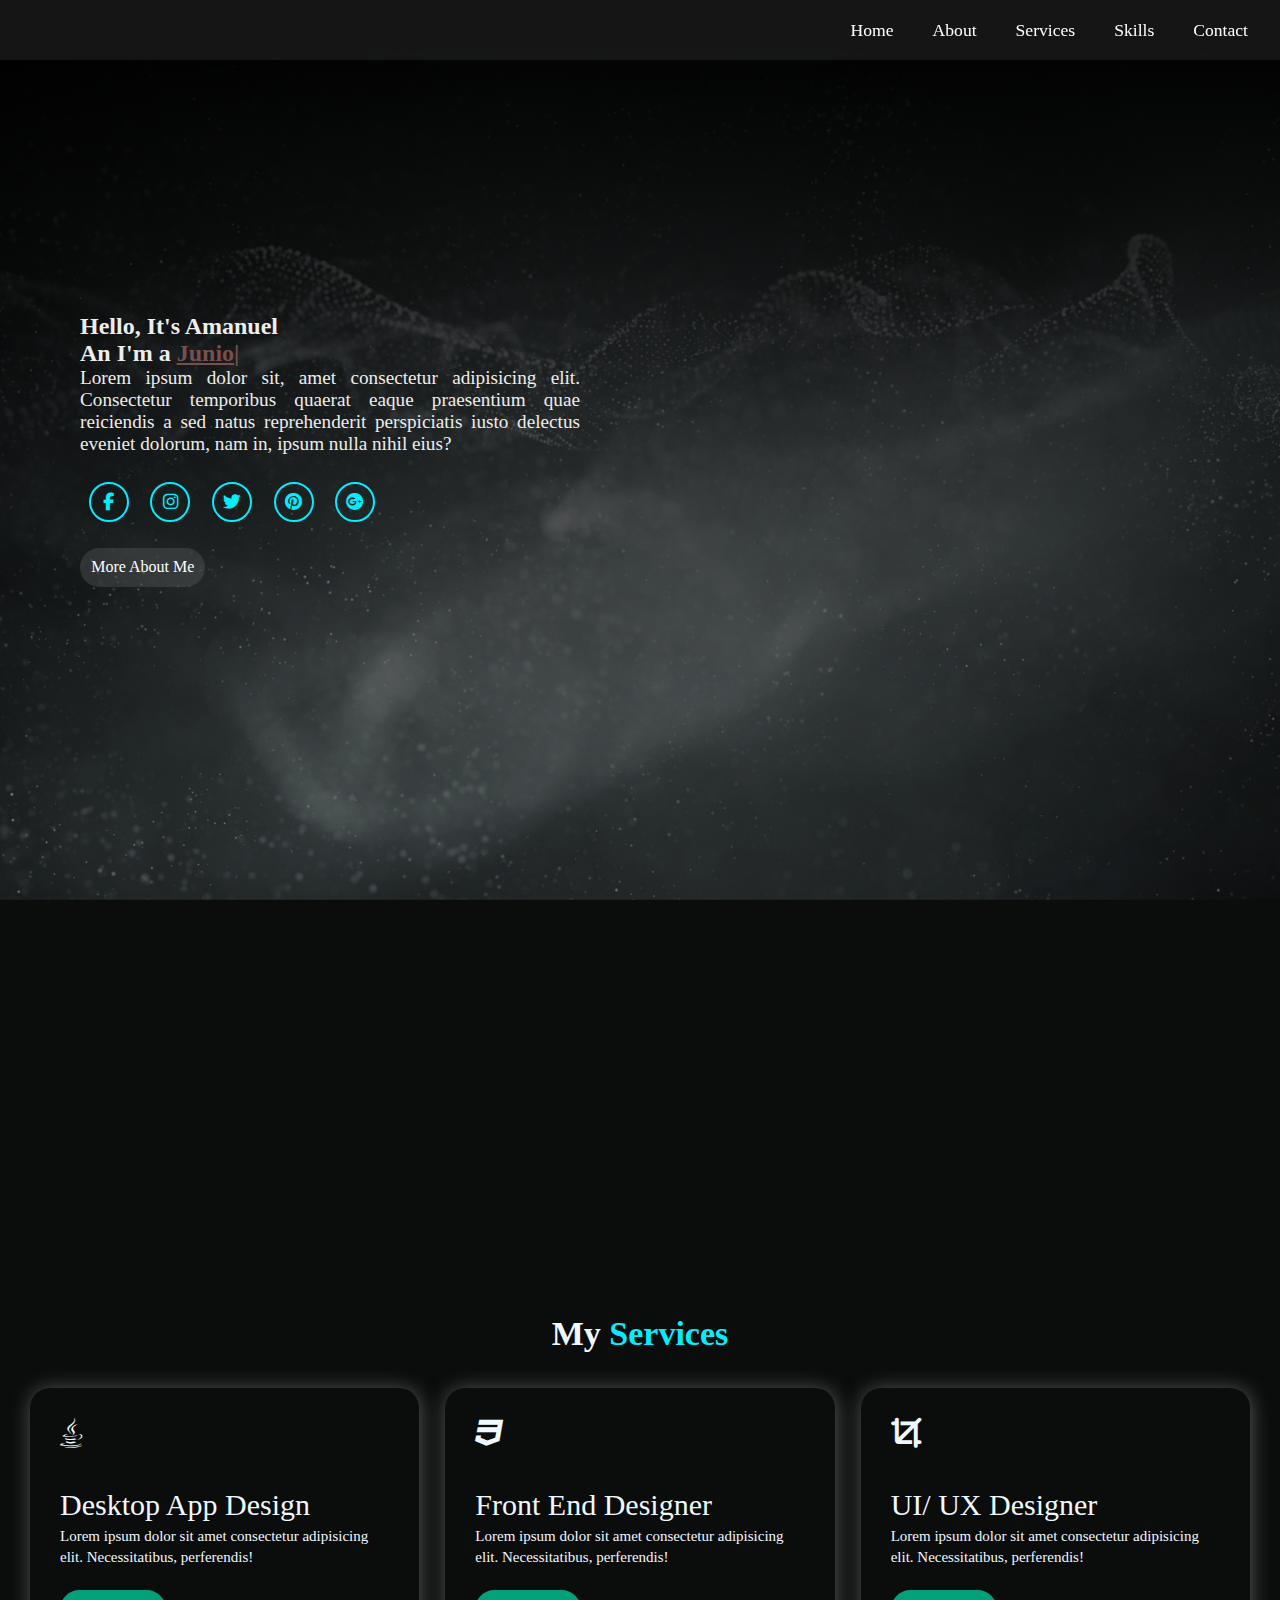
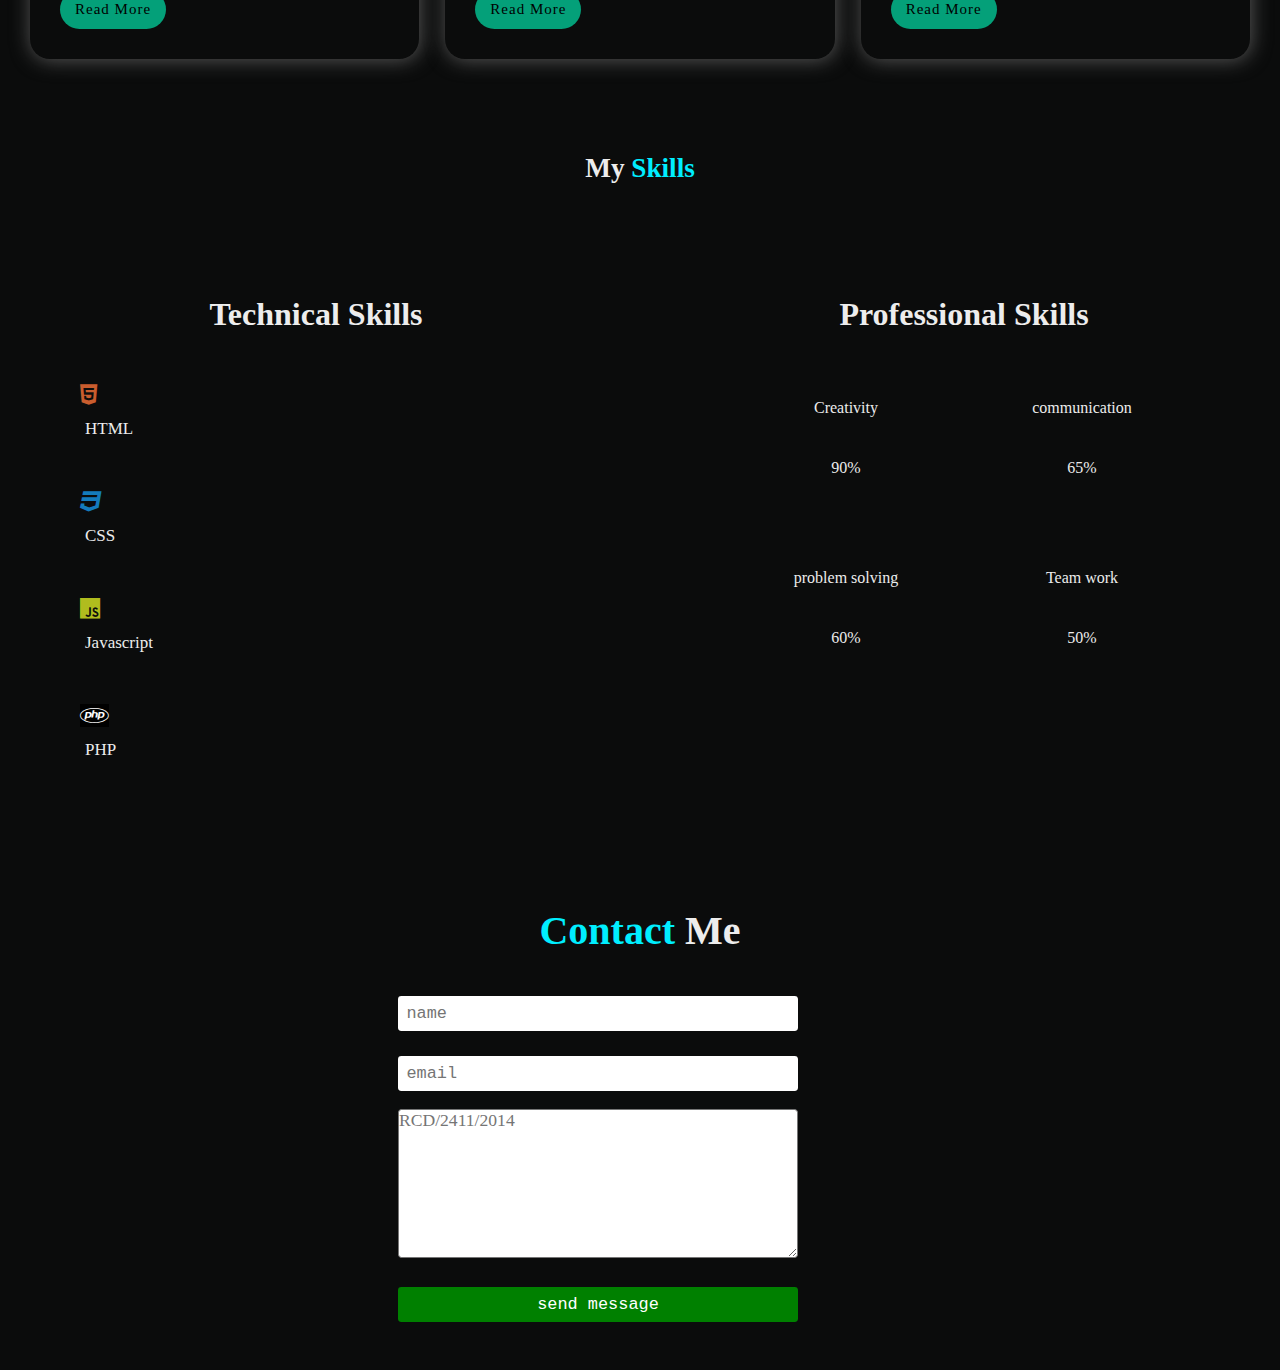
<file: index.html>
<!DOCTYPE html>
<html lang="en">
<head>
    <meta charset="UTF-8">
    <meta name="viewport" content="width=device-width, initial-scale=1.0">
    <title>Portfolio</title>
    <link rel="stylesheet" href="style.css">
    <link rel="stylesheet" href="respons.css">
    <link rel="stylesheet" href="fontawesome-free-6.5.2-web/css/all.css">
    <script  src="mattboldt-typed.js-bd6a19d/dist/typed.umd.js"></script>
</head>
<body>
    <!-- header section starts-->
    <div class="all-in">
    <div class="line-watcher"></div>
    <header class="header">
        <a href="" class="logo">Portfolio</a>
        <nav class="navbar">
            <a href="#homw">Home</a>
            <a href="#about">about</a>
            <a href="#services">Services</a>
            <a href="#skills">Skills</a>
            <a href="#contact">contact</a>

        </nav>
        <a href="" class="btn"><span class="fas fa-bars"></span></a>

    </header>
    <!--header ends-->
    
    <!-- sidebar section-->

     <section class="sidebar">
        <ul class="links">
        <li><a href="#homw">Home</a></li>
        <li><a href="#about">About</a></li>
        <li><a href="#services">Services</a></li>
        <li><a href="#skills">Skills</a></li>
        <li><a href="">Contacts</a></li>

        </ul>
        
     </section> 
     <!--sidebar ends-->

    <!--home-section starts-->
    <section class="homw" id="homw">
        <div class="home-content">
            <h3>Hello, It's Amanuel</h3>
            <h3>An I'm a <span class="text"></span></h3>
            <p>
                Lorem ipsum dolor sit, amet consectetur adipisicing elit. Consectetur temporibus quaerat eaque praesentium quae reiciendis a sed natus reprehenderit perspiciatis 
                iusto delectus eveniet dolorum, nam in, ipsum nulla nihil eius?
            </p>
            <div class="home-sci">
                <a href="#"> 
                    <i class = "fab fa-facebook-f"></i>
                </a>
                <a href="#">
                    <i class = "fab fa-instagram"></i>
                </a>
                <a href="#">
                    <i class = "fab fa-twitter"></i>
                </a>
                <a href="#">
                    <i class = "fab fa-pinterest"></i>
                </a>
                <a href="#">
                    <i class = "fab fa-google-plus"></i>
                </a>
    
            </div>
            <div>
                <a href="" class="btn-box">More About Me</a>
            </div>
        </div>
       
    </section>
    <!--home-section ends-->
    
    <!-- about section starts -->
    <section class="about" id="about">
        <div class="about-img">
            <img src="img/angel-4704518_1920.png" alt="">
        </div>
        <div class="about-text">
            <h2>About <span>me</span></h2>
            <h4>Junior Developer</h4>
            <p>
                Lorem ipsum dolor sit, Lorem ipsum dolor sit, 
                amet consectetur adipisicing elit.
                Alias nam dignissimos sapiente reprehenderit vitae 
                exercitationem delectus nulla quibusdam ipsa natus.
                amet consectetur adipisicing elit. Quod, nam.
                Lorem ipsum dolor sit amet consectetur 
                adipisicing elit. Dolores, impedit!
                Lorem ipsum, dolor sit amet consectetur adipisicing elit. Beatae, itaque debitis eligendi accusamus 
                dicta non obcaecati repellat soluta atque voluptatibus!
            </p>
            <a href="" class="btn-box">Read About Me</a>
        </div>
    </section>
    <!-- about section ends -->

    <!-- service section -->
     <section >
        <div class="services" id="services">
            <div class="container">
                <h1 class="sub-title">My <span>Services</span></h1>
                <div class="services-list">
                    <div>
                        <i class="fa-brands fa-java"></i>
                        <h2>Desktop App Design</h2>
                        <p>Lorem ipsum dolor sit amet consectetur adipisicing elit.
                             Necessitatibus, perferendis!</p>
                        <a href="#" class="read">read more</a>
                    </div>

                    <div>
                        <i class="fa-brands fa-css3"></i>
                        <h2>Front End Designer</h2>
                        <p>Lorem ipsum dolor sit amet consectetur adipisicing elit.
                             Necessitatibus, perferendis!</p>
                        <a href="#" class="read">read more</a>
                    </div>

                    <div>
                        <i class="fa-solid fa-crop"></i>
                        <h2>UI/ UX Designer</h2>
                        <p>Lorem ipsum dolor sit amet consectetur adipisicing elit.
                             Necessitatibus, perferendis!</p>
                        <a href="#" class="read">read more</a>
                    </div>

                </div>
            </div>
        </div>
     </section>

     <!-- skills -->
     <h1 class="sub-title">My <span>Skills</span></h1>

      <section>
        <div class="container1" id="skills">
            <!-- container for progress-line -->
            <h1 class="heading1">Technical Skills</h1>
            <div class="technical-bars">
                <div class="bar">
                    <i style= "color: #c95d2e;"class="fa-brands fa-html5"> </i>
                    <div class="info">
                        <span>HTML </span>
                    </div>
                    <div class="progress-line html">
                        <span></span>
                    </div>     
                </div>

                <div class="bar">
                    <i style= "color: #147bbc;" class="fa-brands fa-css3"> </i>

                    <div class="info">
                        <span>CSS </span>
                    </div>
                    <div class="progress-line css">
                        <span></span>
                    </div>     
                </div>

                <div class="bar">
                    <i style= "color: #b0bc1e;"class="fa-brands fa-js"> </i>

                    <div class="info">
                        <span>Javascript</span>
                    </div>
                    <div class="progress-line javascript">
                        <span></span>
                    </div>     
                </div>

                <div class="bar">
                    <i style= "color:white; background-color:#000000;"class="fa-brands fa-php"> </i>

                    <div class="info">
                        <span>PHP</span>
                    </div>
                    <div class="progress-line php">
                        <span></span>
                    </div>     
                </div>

            </div>
        </div>        
        
        <div class="container1">
            <!-- container for svgs -->
            <h1 class="heading1">professional Skills</h1>
            <div class="radial-bars">
                <div class="radial-bar">
                    <svg x="0px" y="0px" viewBox="0 0 200 200">
                        <circle class="progress-bar" cx="100" cy="100" r="50"></circle>
                        <circle class="path path-1" cx="100" cy="100" r="50"></circle>
                        
                    </svg>
                    <div class="percentage">90%</div>
                    <div class="text">Creativity</div>
                </div>
    
                <div class="radial-bar">
                    <svg x="0px" y="0px" viewBox="0 0 200 200">
                        <circle class="progress-bar" cx="100" cy="100" r="50"></circle>
                        <circle class="path path-2" cx="100" cy="100" r="50"></circle>
    
                    </svg>
                    <div class="percentage">65%</div>
                    <div class="text">communication</div>
                </div>
    
                <div class="radial-bar">
                    <svg x="0px" y="0px" viewBox="0 0 200 200">
                        <circle class="progress-bar" cx="100" cy="100" r="50"></circle>
                        <circle class="path path-3" cx="100" cy="100" r="50"></circle>
    
                    </svg>
                    <div class="percentage">60%</div>
                    <div class="text">problem solving</div>
                </div>
    
                <div class="radial-bar">
                    <svg x="0px" y="0px" viewBox="0 0 200 200">
                        <circle class="progress-bar" cx="100" cy="100" r="50"></circle>
                        <circle class="path path-4" cx="100" cy="100" r="50"></circle>
    
                    </svg>
                    <div class="percentage">50%</div>
                    <div class="text">Team work</div>
                </div>

            </div>
        </div>
      </section>
      <!--contact sections starts-->
    <section class="contact" id="contact">
        <h1 class="title"><span>contact</span> me</h1>
        <form action="">
            <div class="inputBox">
                <input type="text" placeholder="name" required>
                <input type="email" placeholder="email" required>
                <textarea name="" id="" cols="" rows="7" placeholder="RCD/2411/2014" ></textarea>
                <input type="submit" value="send message" class="btn">

            </div>
           
        </form>

    </section>
    <!--contact sections ends-->
    </div>
     
    <script src="src.js"></script>
</body>
</html>
</file>
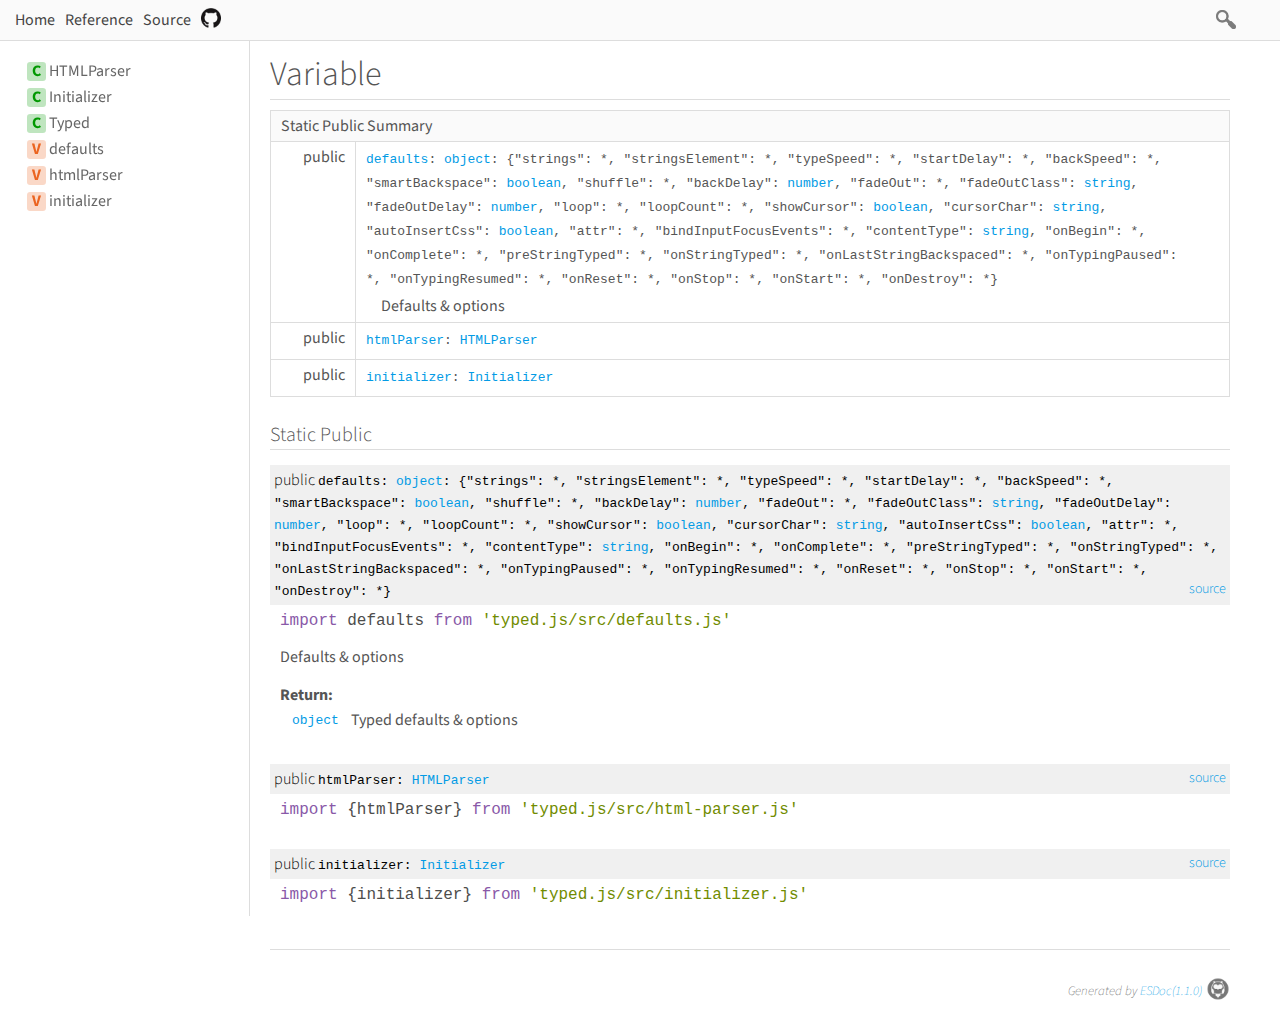
<file: mattboldt-typed.js-bd6a19d/docs/variable/index.html>
<!DOCTYPE html>
<html>
<head>
  <meta charset="utf-8">
  <base data-ice="baseUrl" href="../">
  <title data-ice="title">Variable | typed.js</title>
  <link type="text/css" rel="stylesheet" href="css/style.css">
  <link type="text/css" rel="stylesheet" href="css/prettify-tomorrow.css">
  <script src="script/prettify/prettify.js"></script>
  <script src="script/manual.js"></script>
<meta name="description" content="A JavaScript Typing Animation Library"><meta property="twitter:card" content="summary"><meta property="twitter:title" content="typed.js"><meta property="twitter:description" content="A JavaScript Typing Animation Library"></head>
<body class="layout-container" data-ice="rootContainer">

<header>
  <a href="./">Home</a>
  
  <a href="identifiers.html">Reference</a>
  <a href="source.html">Source</a>
  
  <div class="search-box">
  <span>
    <img src="./image/search.png">
    <span class="search-input-edge"></span><input class="search-input"><span class="search-input-edge"></span>
  </span>
    <ul class="search-result"></ul>
  </div>
<a style="position:relative; top:3px;" href="https://github.com/mattboldt/typed.js"><img width="20px" src="./image/github.png"></a></header>

<nav class="navigation" data-ice="nav"><div>
  <ul>
    
  <li data-ice="doc"><span data-ice="kind" class="kind-class">C</span><span data-ice="name"><span><a href="class/src/html-parser.js~HTMLParser.html">HTMLParser</a></span></span></li>
<li data-ice="doc"><span data-ice="kind" class="kind-class">C</span><span data-ice="name"><span><a href="class/src/initializer.js~Initializer.html">Initializer</a></span></span></li>
<li data-ice="doc"><span data-ice="kind" class="kind-class">C</span><span data-ice="name"><span><a href="class/src/typed.js~Typed.html">Typed</a></span></span></li>
<li data-ice="doc"><span data-ice="kind" class="kind-variable">V</span><span data-ice="name"><span><a href="variable/index.html#static-variable-defaults">defaults</a></span></span></li>
<li data-ice="doc"><span data-ice="kind" class="kind-variable">V</span><span data-ice="name"><span><a href="variable/index.html#static-variable-htmlParser">htmlParser</a></span></span></li>
<li data-ice="doc"><span data-ice="kind" class="kind-variable">V</span><span data-ice="name"><span><a href="variable/index.html#static-variable-initializer">initializer</a></span></span></li>
</ul>
</div>
</nav>

<div class="content" data-ice="content"><h1 data-ice="title">Variable</h1>
<div data-ice="summaries"><table class="summary" data-ice="summary">
  <thead><tr><td data-ice="title" colspan="3">Static Public Summary</td></tr></thead>
  <tbody>
  
  <tr data-ice="target">
    <td>
      <span class="access" data-ice="access">public</span>
      
      
      
      <span class="override" data-ice="override"></span>
    </td>
    <td>
      <div>
        <p>
          
          
          
          <span class="code" data-ice="name"><span><a href="variable/index.html#static-variable-defaults">defaults</a></span></span><span class="code" data-ice="signature">: <span><a href="https://developer.mozilla.org/en-US/docs/Web/JavaScript/Reference/Global_Objects/Object">object</a></span>: {&quot;strings&quot;: <span>*</span>, &quot;stringsElement&quot;: <span>*</span>, &quot;typeSpeed&quot;: <span>*</span>, &quot;startDelay&quot;: <span>*</span>, &quot;backSpeed&quot;: <span>*</span>, &quot;smartBackspace&quot;: <span><a href="https://developer.mozilla.org/en-US/docs/Web/JavaScript/Reference/Global_Objects/Boolean">boolean</a></span>, &quot;shuffle&quot;: <span>*</span>, &quot;backDelay&quot;: <span><a href="https://developer.mozilla.org/en-US/docs/Web/JavaScript/Reference/Global_Objects/Number">number</a></span>, &quot;fadeOut&quot;: <span>*</span>, &quot;fadeOutClass&quot;: <span><a href="https://developer.mozilla.org/en-US/docs/Web/JavaScript/Reference/Global_Objects/String">string</a></span>, &quot;fadeOutDelay&quot;: <span><a href="https://developer.mozilla.org/en-US/docs/Web/JavaScript/Reference/Global_Objects/Number">number</a></span>, &quot;loop&quot;: <span>*</span>, &quot;loopCount&quot;: <span>*</span>, &quot;showCursor&quot;: <span><a href="https://developer.mozilla.org/en-US/docs/Web/JavaScript/Reference/Global_Objects/Boolean">boolean</a></span>, &quot;cursorChar&quot;: <span><a href="https://developer.mozilla.org/en-US/docs/Web/JavaScript/Reference/Global_Objects/String">string</a></span>, &quot;autoInsertCss&quot;: <span><a href="https://developer.mozilla.org/en-US/docs/Web/JavaScript/Reference/Global_Objects/Boolean">boolean</a></span>, &quot;attr&quot;: <span>*</span>, &quot;bindInputFocusEvents&quot;: <span>*</span>, &quot;contentType&quot;: <span><a href="https://developer.mozilla.org/en-US/docs/Web/JavaScript/Reference/Global_Objects/String">string</a></span>, &quot;onBegin&quot;: <span>*</span>, &quot;onComplete&quot;: <span>*</span>, &quot;preStringTyped&quot;: <span>*</span>, &quot;onStringTyped&quot;: <span>*</span>, &quot;onLastStringBackspaced&quot;: <span>*</span>, &quot;onTypingPaused&quot;: <span>*</span>, &quot;onTypingResumed&quot;: <span>*</span>, &quot;onReset&quot;: <span>*</span>, &quot;onStop&quot;: <span>*</span>, &quot;onStart&quot;: <span>*</span>, &quot;onDestroy&quot;: <span>*</span>}</span>
        </p>
      </div>
      <div>
        
        
        <div data-ice="description"><p>Defaults &amp; options</p>
</div>
      </div>
    </td>
    <td>
      
      
    </td>
  </tr>
<tr data-ice="target">
    <td>
      <span class="access" data-ice="access">public</span>
      
      
      
      <span class="override" data-ice="override"></span>
    </td>
    <td>
      <div>
        <p>
          
          
          
          <span class="code" data-ice="name"><span><a href="variable/index.html#static-variable-htmlParser">htmlParser</a></span></span><span class="code" data-ice="signature">: <span><a href="class/src/html-parser.js~HTMLParser.html">HTMLParser</a></span></span>
        </p>
      </div>
      <div>
        
        
        
      </div>
    </td>
    <td>
      
      
    </td>
  </tr>
<tr data-ice="target">
    <td>
      <span class="access" data-ice="access">public</span>
      
      
      
      <span class="override" data-ice="override"></span>
    </td>
    <td>
      <div>
        <p>
          
          
          
          <span class="code" data-ice="name"><span><a href="variable/index.html#static-variable-initializer">initializer</a></span></span><span class="code" data-ice="signature">: <span><a href="class/src/initializer.js~Initializer.html">Initializer</a></span></span>
        </p>
      </div>
      <div>
        
        
        
      </div>
    </td>
    <td>
      
      
    </td>
  </tr>
</tbody>
</table>
</div>
<div data-ice="details"><h2 data-ice="title">Static Public </h2>

<div class="detail" data-ice="detail">
  <h3 data-ice="anchor" id="static-variable-defaults">
    <span class="access" data-ice="access">public</span>
    
    
    
    
    
    <span class="code" data-ice="name">defaults</span><span class="code" data-ice="signature">: <span><a href="https://developer.mozilla.org/en-US/docs/Web/JavaScript/Reference/Global_Objects/Object">object</a></span>: {&quot;strings&quot;: <span>*</span>, &quot;stringsElement&quot;: <span>*</span>, &quot;typeSpeed&quot;: <span>*</span>, &quot;startDelay&quot;: <span>*</span>, &quot;backSpeed&quot;: <span>*</span>, &quot;smartBackspace&quot;: <span><a href="https://developer.mozilla.org/en-US/docs/Web/JavaScript/Reference/Global_Objects/Boolean">boolean</a></span>, &quot;shuffle&quot;: <span>*</span>, &quot;backDelay&quot;: <span><a href="https://developer.mozilla.org/en-US/docs/Web/JavaScript/Reference/Global_Objects/Number">number</a></span>, &quot;fadeOut&quot;: <span>*</span>, &quot;fadeOutClass&quot;: <span><a href="https://developer.mozilla.org/en-US/docs/Web/JavaScript/Reference/Global_Objects/String">string</a></span>, &quot;fadeOutDelay&quot;: <span><a href="https://developer.mozilla.org/en-US/docs/Web/JavaScript/Reference/Global_Objects/Number">number</a></span>, &quot;loop&quot;: <span>*</span>, &quot;loopCount&quot;: <span>*</span>, &quot;showCursor&quot;: <span><a href="https://developer.mozilla.org/en-US/docs/Web/JavaScript/Reference/Global_Objects/Boolean">boolean</a></span>, &quot;cursorChar&quot;: <span><a href="https://developer.mozilla.org/en-US/docs/Web/JavaScript/Reference/Global_Objects/String">string</a></span>, &quot;autoInsertCss&quot;: <span><a href="https://developer.mozilla.org/en-US/docs/Web/JavaScript/Reference/Global_Objects/Boolean">boolean</a></span>, &quot;attr&quot;: <span>*</span>, &quot;bindInputFocusEvents&quot;: <span>*</span>, &quot;contentType&quot;: <span><a href="https://developer.mozilla.org/en-US/docs/Web/JavaScript/Reference/Global_Objects/String">string</a></span>, &quot;onBegin&quot;: <span>*</span>, &quot;onComplete&quot;: <span>*</span>, &quot;preStringTyped&quot;: <span>*</span>, &quot;onStringTyped&quot;: <span>*</span>, &quot;onLastStringBackspaced&quot;: <span>*</span>, &quot;onTypingPaused&quot;: <span>*</span>, &quot;onTypingResumed&quot;: <span>*</span>, &quot;onReset&quot;: <span>*</span>, &quot;onStop&quot;: <span>*</span>, &quot;onStart&quot;: <span>*</span>, &quot;onDestroy&quot;: <span>*</span>}</span>
    <span class="right-info">
      
      
      <span data-ice="source"><span><a href="file/src/defaults.js.html#lineNumber7">source</a></span></span>
    </span>
  </h3>

  <div data-ice="importPath" class="import-path"><pre class="prettyprint"><code data-ice="importPathCode">import defaults from &apos;<span><a href="file/src/defaults.js.html#lineNumber7">typed.js/src/defaults.js</a></span>&apos;</code></pre></div>
  
  
  <div data-ice="description"><p>Defaults &amp; options</p>
</div>

  

  <div data-ice="properties">
</div>

  <div class="return-params" data-ice="returnParams">
    <h4>Return:</h4>
    <table>
      <tbody>
        <tr>
          <td class="return-type code" data-ice="returnType"><span><a href="https://developer.mozilla.org/en-US/docs/Web/JavaScript/Reference/Global_Objects/Object">object</a></span></td>
          <td class="return-desc" data-ice="returnDescription"><p>Typed defaults &amp; options</p>
</td>
        </tr>
      </tbody>
    </table>
    <div data-ice="returnProperties">
</div>
  </div>

  

  

  

  

  

  

  
  
</div>
<div class="detail" data-ice="detail">
  <h3 data-ice="anchor" id="static-variable-htmlParser">
    <span class="access" data-ice="access">public</span>
    
    
    
    
    
    <span class="code" data-ice="name">htmlParser</span><span class="code" data-ice="signature">: <span><a href="class/src/html-parser.js~HTMLParser.html">HTMLParser</a></span></span>
    <span class="right-info">
      
      
      <span data-ice="source"><span><a href="file/src/html-parser.js.html#lineNumber67">source</a></span></span>
    </span>
  </h3>

  <div data-ice="importPath" class="import-path"><pre class="prettyprint"><code data-ice="importPathCode">import {htmlParser} from &apos;<span><a href="file/src/html-parser.js.html#lineNumber67">typed.js/src/html-parser.js</a></span>&apos;</code></pre></div>
  
  
  

  

  <div data-ice="properties">
</div>

  

  

  

  

  

  

  

  
  
</div>
<div class="detail" data-ice="detail">
  <h3 data-ice="anchor" id="static-variable-initializer">
    <span class="access" data-ice="access">public</span>
    
    
    
    
    
    <span class="code" data-ice="name">initializer</span><span class="code" data-ice="signature">: <span><a href="class/src/initializer.js~Initializer.html">Initializer</a></span></span>
    <span class="right-info">
      
      
      <span data-ice="source"><span><a href="file/src/initializer.js.html#lineNumber218">source</a></span></span>
    </span>
  </h3>

  <div data-ice="importPath" class="import-path"><pre class="prettyprint"><code data-ice="importPathCode">import {initializer} from &apos;<span><a href="file/src/initializer.js.html#lineNumber218">typed.js/src/initializer.js</a></span>&apos;</code></pre></div>
  
  
  

  

  <div data-ice="properties">
</div>

  

  

  

  

  

  

  

  
  
</div>
</div>
</div>

<footer class="footer">
  Generated by <a href="https://esdoc.org">ESDoc<span data-ice="esdocVersion">(1.1.0)</span><img src="./image/esdoc-logo-mini-black.png"></a>
</footer>

<script src="script/search_index.js"></script>
<script src="script/search.js"></script>
<script src="script/pretty-print.js"></script>
<script src="script/inherited-summary.js"></script>
<script src="script/test-summary.js"></script>
<script src="script/inner-link.js"></script>
<script src="script/patch-for-local.js"></script>
</body>
</html>
</file>
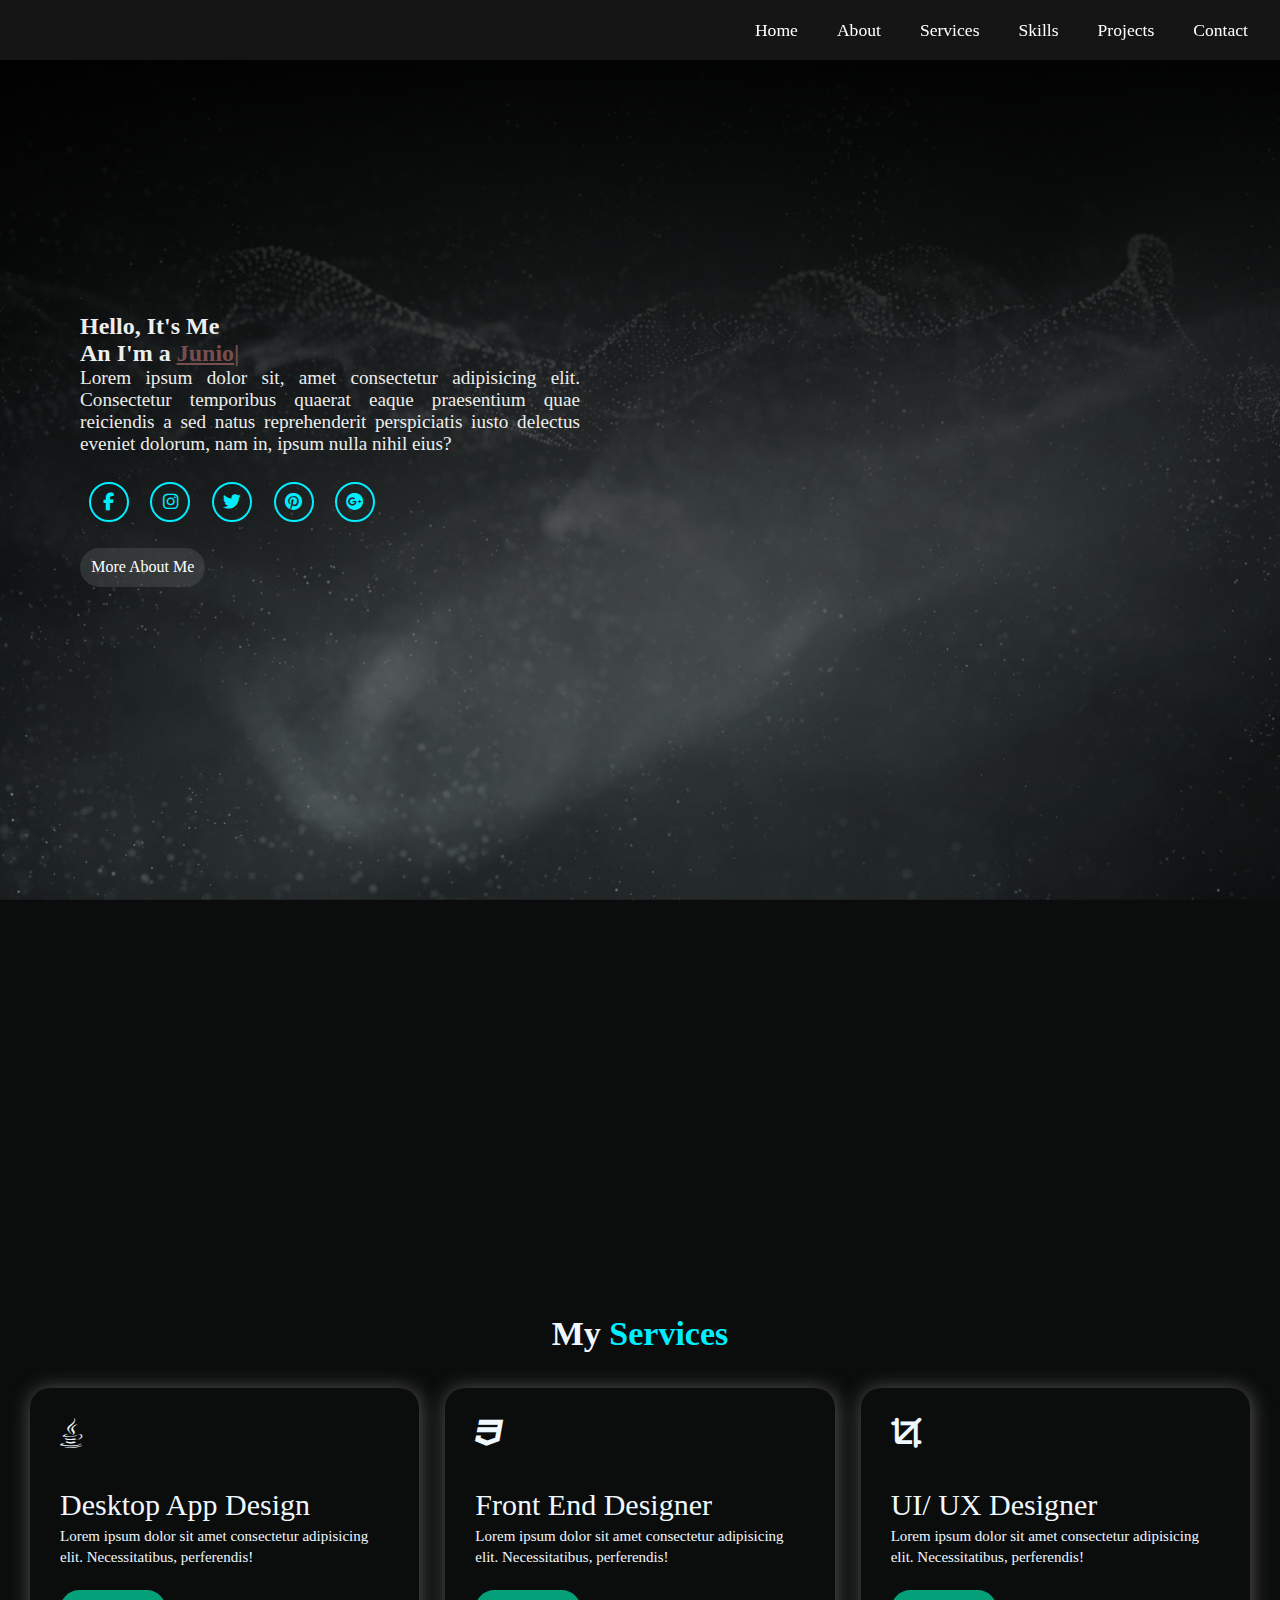
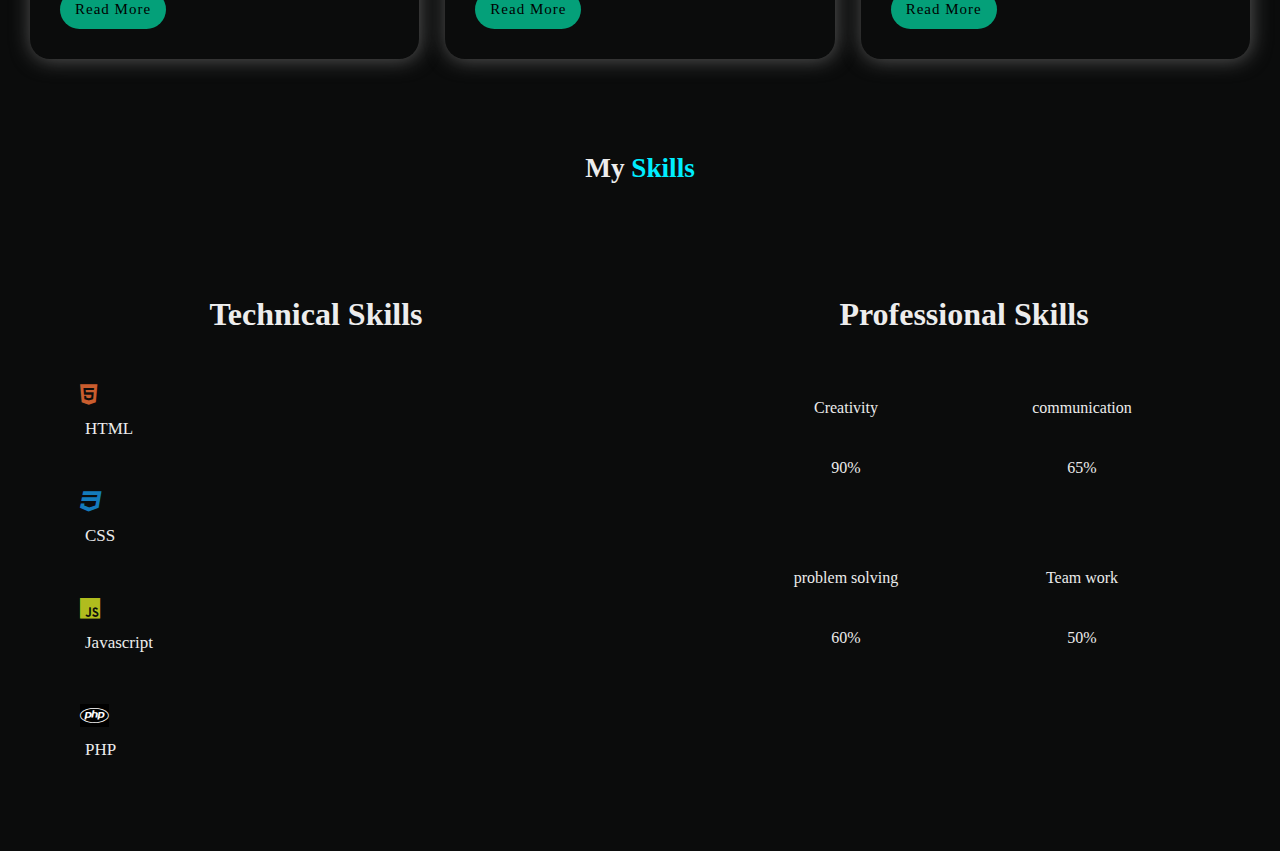
<file: index.html.html>
<!DOCTYPE html>
<html lang="en">
<head>
    <meta charset="UTF-8">
    <meta name="viewport" content="width=device-width, initial-scale=1.0">
    <title>Portfolio</title>
    <link rel="stylesheet" href="style.css">
    <link rel="stylesheet" href="respons.css">
    <link rel="stylesheet" href="fontawesome-free-6.5.2-web/css/all.css">
    <script  src="mattboldt-typed.js-bd6a19d/dist/typed.umd.js"></script>
    <link rel="stylesheet" href="respons.css">
</head>
<body>
    <!-- header section starts-->
    <div class="all-in">
    <div class="line-watcher"></div>
    <header class="header">
        <a href="" class="logo">Portfolio</a>
        <nav class="navbar">
            <a href="">Home</a>
            <a href="">about</a>
            <a href="">Services</a>
            <a href="">Skills</a>
            <a href="">projects</a>
            <a href="">contact</a>

        </nav>
        <a href="" class="btn"><span class="fas fa-bars"></span></a>

    </header>
    <!--header ends-->
    
    <!-- sidebar section-->

     <section class="sidebar">
        <ul class="links">
        <li><a href="#homw">Home</a></li>
        <li><a href="#about">About</a></li>
        <li><a href="#services">Services</a></li>
        <li><a href="#skills">Skills</a></li>
        <li><a href="">Projects</a></li>
        <li><a href="">Contacts</a></li>

        </ul>
        
     </section> 
     <!--sidebar ends-->

    <!--home-section starts-->
    <section class="homw" id="homw">
        <div class="home-content">
            <h3>Hello, It's Me</h3>
            <h3>An I'm a <span class="text"></span></h3>
            <p>
                Lorem ipsum dolor sit, amet consectetur adipisicing elit. Consectetur temporibus quaerat eaque praesentium quae reiciendis a sed natus reprehenderit perspiciatis 
                iusto delectus eveniet dolorum, nam in, ipsum nulla nihil eius?
            </p>
            <div class="home-sci">
                <a href="#"> 
                    <i class = "fab fa-facebook-f"></i>
                </a>
                <a href="#">
                    <i class = "fab fa-instagram"></i>
                </a>
                <a href="#">
                    <i class = "fab fa-twitter"></i>
                </a>
                <a href="#">
                    <i class = "fab fa-pinterest"></i>
                </a>
                <a href="#">
                    <i class = "fab fa-google-plus"></i>
                </a>
    
            </div>
            <div>
                <a href="" class="btn-box">More About Me</a>
            </div>
        </div>
       
    </section>
    <!--home-section ends-->
    
    <!-- about section starts -->
    <section class="about" id="about">
        <div class="about-img">
            <img src="angel-4704518_1920.png" alt="">
        </div>
        <div class="about-text">
            <h2>About <span>me</span></h2>
            <h4>Junior Developer</h4>
            <p>
                Lorem ipsum dolor sit, Lorem ipsum dolor sit, 
                amet consectetur adipisicing elit.
                Alias nam dignissimos sapiente reprehenderit vitae 
                exercitationem delectus nulla quibusdam ipsa natus.
                amet consectetur adipisicing elit. Quod, nam.
                Lorem ipsum dolor sit amet consectetur 
                adipisicing elit. Dolores, impedit!
                Lorem ipsum, dolor sit amet consectetur adipisicing elit. Beatae, itaque debitis eligendi accusamus 
                dicta non obcaecati repellat soluta atque voluptatibus!
            </p>
            <a href="" class="btn-box">Read About Me</a>
        </div>
    </section>
    <!-- about section ends -->

    <!-- service section -->
     <section>
        <div class="services" id="services">
            <div class="container">
                <h1 class="sub-title">My <span>Services</span></h1>
                <div class="services-list">
                    <div>
                        <i class="fa-brands fa-java"></i>
                        <h2>Desktop App Design</h2>
                        <p>Lorem ipsum dolor sit amet consectetur adipisicing elit.
                             Necessitatibus, perferendis!</p>
                        <a href="#" class="read">read more</a>
                    </div>

                    <div>
                        <i class="fa-brands fa-css3"></i>
                        <h2>Front End Designer</h2>
                        <p>Lorem ipsum dolor sit amet consectetur adipisicing elit.
                             Necessitatibus, perferendis!</p>
                        <a href="#" class="read">read more</a>
                    </div>

                    <div>
                        <i class="fa-solid fa-crop"></i>
                        <h2>UI/ UX Designer</h2>
                        <p>Lorem ipsum dolor sit amet consectetur adipisicing elit.
                             Necessitatibus, perferendis!</p>
                        <a href="#" class="read">read more</a>
                    </div>





                </div>
            </div>
        </div>
     </section>

     <!-- skills -->
     <h1 class="sub-title">My <span>Skills</span></h1>

      <section>
        <div class="container1" id="skills">
            <!-- container for progress-line -->
            <h1 class="heading1">Technical Skills</h1>
            <div class="technical-bars">
                <div class="bar">
                    <i style= "color: #c95d2e;"class="fa-brands fa-html5"> </i>
                    <div class="info">
                        <span>HTML </span>
                    </div>
                    <div class="progress-line html">
                        <span></span>
                    </div>     
                </div>

                <div class="bar">
                    <i style= "color: #147bbc;" class="fa-brands fa-css3"> </i>

                    <div class="info">
                        <span>CSS </span>
                    </div>
                    <div class="progress-line css">
                        <span></span>
                    </div>     
                </div>

                <div class="bar">
                    <i style= "color: #b0bc1e;"class="fa-brands fa-js"> </i>

                    <div class="info">
                        <span>Javascript</span>
                    </div>
                    <div class="progress-line javascript">
                        <span></span>
                    </div>     
                </div>

                <div class="bar">
                    <i style= "color:white; background-color:#000000;"class="fa-brands fa-php"> </i>

                    <div class="info">
                        <span>PHP</span>
                    </div>
                    <div class="progress-line php">
                        <span></span>
                    </div>     
                </div>

            </div>
        </div>        
        
        <div class="container1">
            <!-- container for svgs -->
            <h1 class="heading1">professional Skills</h1>
            <div class="radial-bars">
                <div class="radial-bar">
                    <svg x="0px" y="0px" viewBox="0 0 200 200">
                        <circle class="progress-bar" cx="100" cy="100" r="50"></circle>
                        <circle class="path path-1" cx="100" cy="100" r="50"></circle>
                        
                    </svg>
                    <div class="percentage">90%</div>
                    <div class="text">Creativity</div>
                </div>
    
                <div class="radial-bar">
                    <svg x="0px" y="0px" viewBox="0 0 200 200">
                        <circle class="progress-bar" cx="100" cy="100" r="50"></circle>
                        <circle class="path path-2" cx="100" cy="100" r="50"></circle>
    
                    </svg>
                    <div class="percentage">65%</div>
                    <div class="text">communication</div>
                </div>
    
                <div class="radial-bar">
                    <svg x="0px" y="0px" viewBox="0 0 200 200">
                        <circle class="progress-bar" cx="100" cy="100" r="50"></circle>
                        <circle class="path path-3" cx="100" cy="100" r="50"></circle>
    
                    </svg>
                    <div class="percentage">60%</div>
                    <div class="text">problem solving</div>
                </div>
    
                <div class="radial-bar">
                    <svg x="0px" y="0px" viewBox="0 0 200 200">
                        <circle class="progress-bar" cx="100" cy="100" r="50"></circle>
                        <circle class="path path-4" cx="100" cy="100" r="50"></circle>
    
                    </svg>
                    <div class="percentage">50%</div>
                    <div class="text">Team work</div>
                </div>

            </div>
        </div>

      </section>
    </div>
    <script src="src.js"></script>
</body>
</html>
</file>
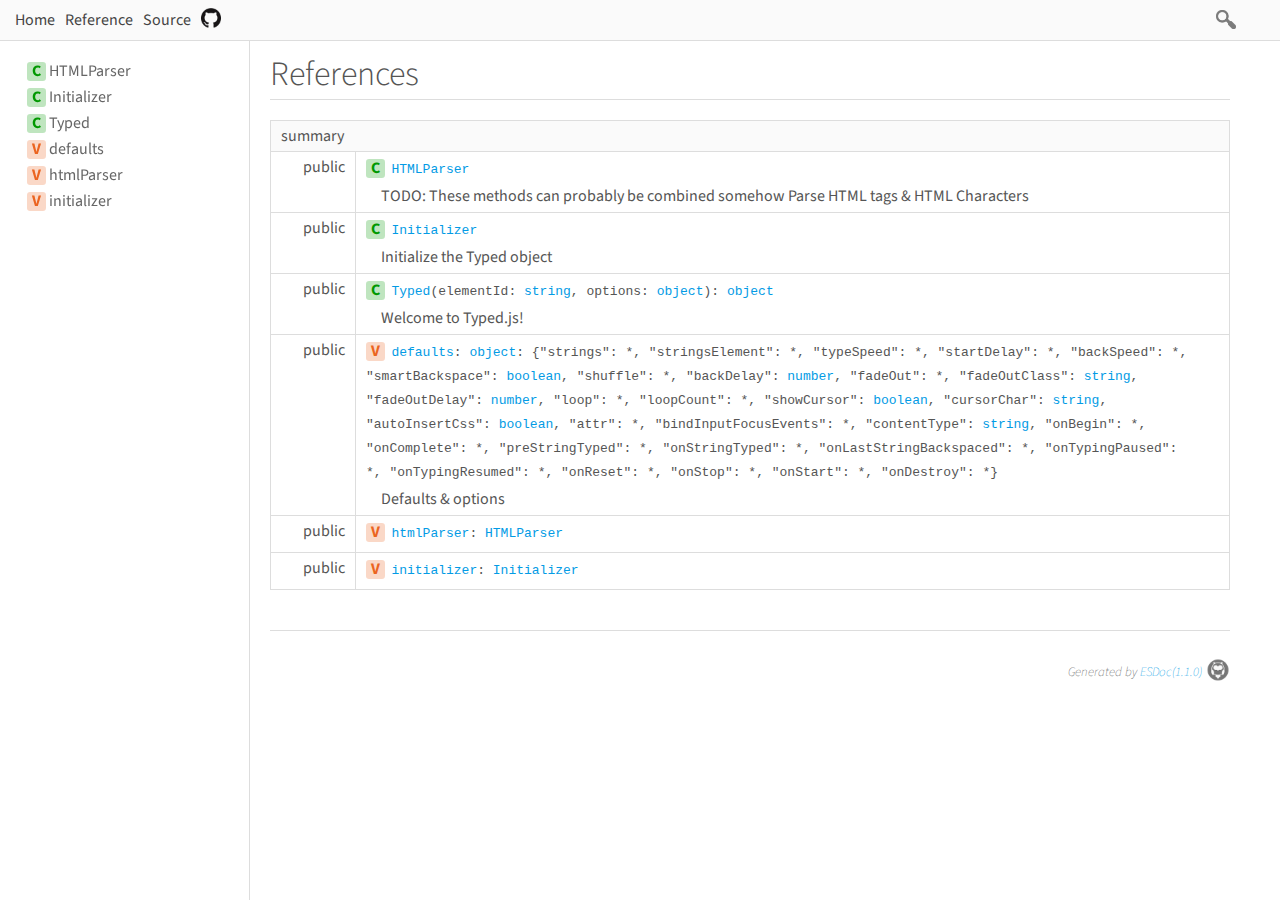
<file: mattboldt-typed.js-bd6a19d/docs/identifiers.html>
<!DOCTYPE html>
<html>
<head>
  <meta charset="utf-8">
  <base data-ice="baseUrl">
  <title data-ice="title">Reference | typed.js</title>
  <link type="text/css" rel="stylesheet" href="css/style.css">
  <link type="text/css" rel="stylesheet" href="css/prettify-tomorrow.css">
  <script src="script/prettify/prettify.js"></script>
  <script src="script/manual.js"></script>
<meta name="description" content="A JavaScript Typing Animation Library"><meta property="twitter:card" content="summary"><meta property="twitter:title" content="typed.js"><meta property="twitter:description" content="A JavaScript Typing Animation Library"></head>
<body class="layout-container" data-ice="rootContainer">

<header>
  <a href="./">Home</a>
  
  <a href="identifiers.html">Reference</a>
  <a href="source.html">Source</a>
  
  <div class="search-box">
  <span>
    <img src="./image/search.png">
    <span class="search-input-edge"></span><input class="search-input"><span class="search-input-edge"></span>
  </span>
    <ul class="search-result"></ul>
  </div>
<a style="position:relative; top:3px;" href="https://github.com/mattboldt/typed.js"><img width="20px" src="./image/github.png"></a></header>

<nav class="navigation" data-ice="nav"><div>
  <ul>
    
  <li data-ice="doc"><span data-ice="kind" class="kind-class">C</span><span data-ice="name"><span><a href="class/src/html-parser.js~HTMLParser.html">HTMLParser</a></span></span></li>
<li data-ice="doc"><span data-ice="kind" class="kind-class">C</span><span data-ice="name"><span><a href="class/src/initializer.js~Initializer.html">Initializer</a></span></span></li>
<li data-ice="doc"><span data-ice="kind" class="kind-class">C</span><span data-ice="name"><span><a href="class/src/typed.js~Typed.html">Typed</a></span></span></li>
<li data-ice="doc"><span data-ice="kind" class="kind-variable">V</span><span data-ice="name"><span><a href="variable/index.html#static-variable-defaults">defaults</a></span></span></li>
<li data-ice="doc"><span data-ice="kind" class="kind-variable">V</span><span data-ice="name"><span><a href="variable/index.html#static-variable-htmlParser">htmlParser</a></span></span></li>
<li data-ice="doc"><span data-ice="kind" class="kind-variable">V</span><span data-ice="name"><span><a href="variable/index.html#static-variable-initializer">initializer</a></span></span></li>
</ul>
</div>
</nav>

<div class="content" data-ice="content"><h1>References</h1>

<div class="identifiers-wrap">
  <div>
    
  <div data-ice="dirSummaryWrap">
      
      <div data-ice="dirSummary"><table class="summary" data-ice="summary">
  <thead><tr><td data-ice="title" colspan="3">summary</td></tr></thead>
  <tbody>
  
  <tr data-ice="target">
    <td>
      <span class="access" data-ice="access">public</span>
      
      
      
      <span class="override" data-ice="override"></span>
    </td>
    <td>
      <div>
        <p>
          <span data-ice="kind-icon" class="kind-class">C</span>
          
          
          <span class="code" data-ice="name"><span><a href="class/src/html-parser.js~HTMLParser.html">HTMLParser</a></span></span>
        </p>
      </div>
      <div>
        
        
        <div data-ice="description"><p>TODO: These methods can probably be combined somehow
Parse HTML tags &amp; HTML Characters</p>
</div>
      </div>
    </td>
    <td>
      
      
    </td>
  </tr>
<tr data-ice="target">
    <td>
      <span class="access" data-ice="access">public</span>
      
      
      
      <span class="override" data-ice="override"></span>
    </td>
    <td>
      <div>
        <p>
          <span data-ice="kind-icon" class="kind-class">C</span>
          
          
          <span class="code" data-ice="name"><span><a href="class/src/initializer.js~Initializer.html">Initializer</a></span></span>
        </p>
      </div>
      <div>
        
        
        <div data-ice="description"><p>Initialize the Typed object</p>
</div>
      </div>
    </td>
    <td>
      
      
    </td>
  </tr>
<tr data-ice="target">
    <td>
      <span class="access" data-ice="access">public</span>
      
      
      
      <span class="override" data-ice="override"></span>
    </td>
    <td>
      <div>
        <p>
          <span data-ice="kind-icon" class="kind-class">C</span>
          
          
          <span class="code" data-ice="name"><span><a href="class/src/typed.js~Typed.html">Typed</a></span></span><span class="code" data-ice="signature">(elementId: <span><a href="https://developer.mozilla.org/en-US/docs/Web/JavaScript/Reference/Global_Objects/String">string</a></span>, options: <span><a href="https://developer.mozilla.org/en-US/docs/Web/JavaScript/Reference/Global_Objects/Object">object</a></span>): <span><a href="https://developer.mozilla.org/en-US/docs/Web/JavaScript/Reference/Global_Objects/Object">object</a></span></span>
        </p>
      </div>
      <div>
        
        
        <div data-ice="description"><p>Welcome to Typed.js!</p>
</div>
      </div>
    </td>
    <td>
      
      
    </td>
  </tr>
<tr data-ice="target">
    <td>
      <span class="access" data-ice="access">public</span>
      
      
      
      <span class="override" data-ice="override"></span>
    </td>
    <td>
      <div>
        <p>
          <span data-ice="kind-icon" class="kind-variable">V</span>
          
          
          <span class="code" data-ice="name"><span><a href="variable/index.html#static-variable-defaults">defaults</a></span></span><span class="code" data-ice="signature">: <span><a href="https://developer.mozilla.org/en-US/docs/Web/JavaScript/Reference/Global_Objects/Object">object</a></span>: {&quot;strings&quot;: <span>*</span>, &quot;stringsElement&quot;: <span>*</span>, &quot;typeSpeed&quot;: <span>*</span>, &quot;startDelay&quot;: <span>*</span>, &quot;backSpeed&quot;: <span>*</span>, &quot;smartBackspace&quot;: <span><a href="https://developer.mozilla.org/en-US/docs/Web/JavaScript/Reference/Global_Objects/Boolean">boolean</a></span>, &quot;shuffle&quot;: <span>*</span>, &quot;backDelay&quot;: <span><a href="https://developer.mozilla.org/en-US/docs/Web/JavaScript/Reference/Global_Objects/Number">number</a></span>, &quot;fadeOut&quot;: <span>*</span>, &quot;fadeOutClass&quot;: <span><a href="https://developer.mozilla.org/en-US/docs/Web/JavaScript/Reference/Global_Objects/String">string</a></span>, &quot;fadeOutDelay&quot;: <span><a href="https://developer.mozilla.org/en-US/docs/Web/JavaScript/Reference/Global_Objects/Number">number</a></span>, &quot;loop&quot;: <span>*</span>, &quot;loopCount&quot;: <span>*</span>, &quot;showCursor&quot;: <span><a href="https://developer.mozilla.org/en-US/docs/Web/JavaScript/Reference/Global_Objects/Boolean">boolean</a></span>, &quot;cursorChar&quot;: <span><a href="https://developer.mozilla.org/en-US/docs/Web/JavaScript/Reference/Global_Objects/String">string</a></span>, &quot;autoInsertCss&quot;: <span><a href="https://developer.mozilla.org/en-US/docs/Web/JavaScript/Reference/Global_Objects/Boolean">boolean</a></span>, &quot;attr&quot;: <span>*</span>, &quot;bindInputFocusEvents&quot;: <span>*</span>, &quot;contentType&quot;: <span><a href="https://developer.mozilla.org/en-US/docs/Web/JavaScript/Reference/Global_Objects/String">string</a></span>, &quot;onBegin&quot;: <span>*</span>, &quot;onComplete&quot;: <span>*</span>, &quot;preStringTyped&quot;: <span>*</span>, &quot;onStringTyped&quot;: <span>*</span>, &quot;onLastStringBackspaced&quot;: <span>*</span>, &quot;onTypingPaused&quot;: <span>*</span>, &quot;onTypingResumed&quot;: <span>*</span>, &quot;onReset&quot;: <span>*</span>, &quot;onStop&quot;: <span>*</span>, &quot;onStart&quot;: <span>*</span>, &quot;onDestroy&quot;: <span>*</span>}</span>
        </p>
      </div>
      <div>
        
        
        <div data-ice="description"><p>Defaults &amp; options</p>
</div>
      </div>
    </td>
    <td>
      
      
    </td>
  </tr>
<tr data-ice="target">
    <td>
      <span class="access" data-ice="access">public</span>
      
      
      
      <span class="override" data-ice="override"></span>
    </td>
    <td>
      <div>
        <p>
          <span data-ice="kind-icon" class="kind-variable">V</span>
          
          
          <span class="code" data-ice="name"><span><a href="variable/index.html#static-variable-htmlParser">htmlParser</a></span></span><span class="code" data-ice="signature">: <span><a href="class/src/html-parser.js~HTMLParser.html">HTMLParser</a></span></span>
        </p>
      </div>
      <div>
        
        
        
      </div>
    </td>
    <td>
      
      
    </td>
  </tr>
<tr data-ice="target">
    <td>
      <span class="access" data-ice="access">public</span>
      
      
      
      <span class="override" data-ice="override"></span>
    </td>
    <td>
      <div>
        <p>
          <span data-ice="kind-icon" class="kind-variable">V</span>
          
          
          <span class="code" data-ice="name"><span><a href="variable/index.html#static-variable-initializer">initializer</a></span></span><span class="code" data-ice="signature">: <span><a href="class/src/initializer.js~Initializer.html">Initializer</a></span></span>
        </p>
      </div>
      <div>
        
        
        
      </div>
    </td>
    <td>
      
      
    </td>
  </tr>
</tbody>
</table>
</div>
    </div>
</div>

  
</div>
</div>

<footer class="footer">
  Generated by <a href="https://esdoc.org">ESDoc<span data-ice="esdocVersion">(1.1.0)</span><img src="./image/esdoc-logo-mini-black.png"></a>
</footer>

<script src="script/search_index.js"></script>
<script src="script/search.js"></script>
<script src="script/pretty-print.js"></script>
<script src="script/inherited-summary.js"></script>
<script src="script/test-summary.js"></script>
<script src="script/inner-link.js"></script>
<script src="script/patch-for-local.js"></script>
</body>
</html>
</file>
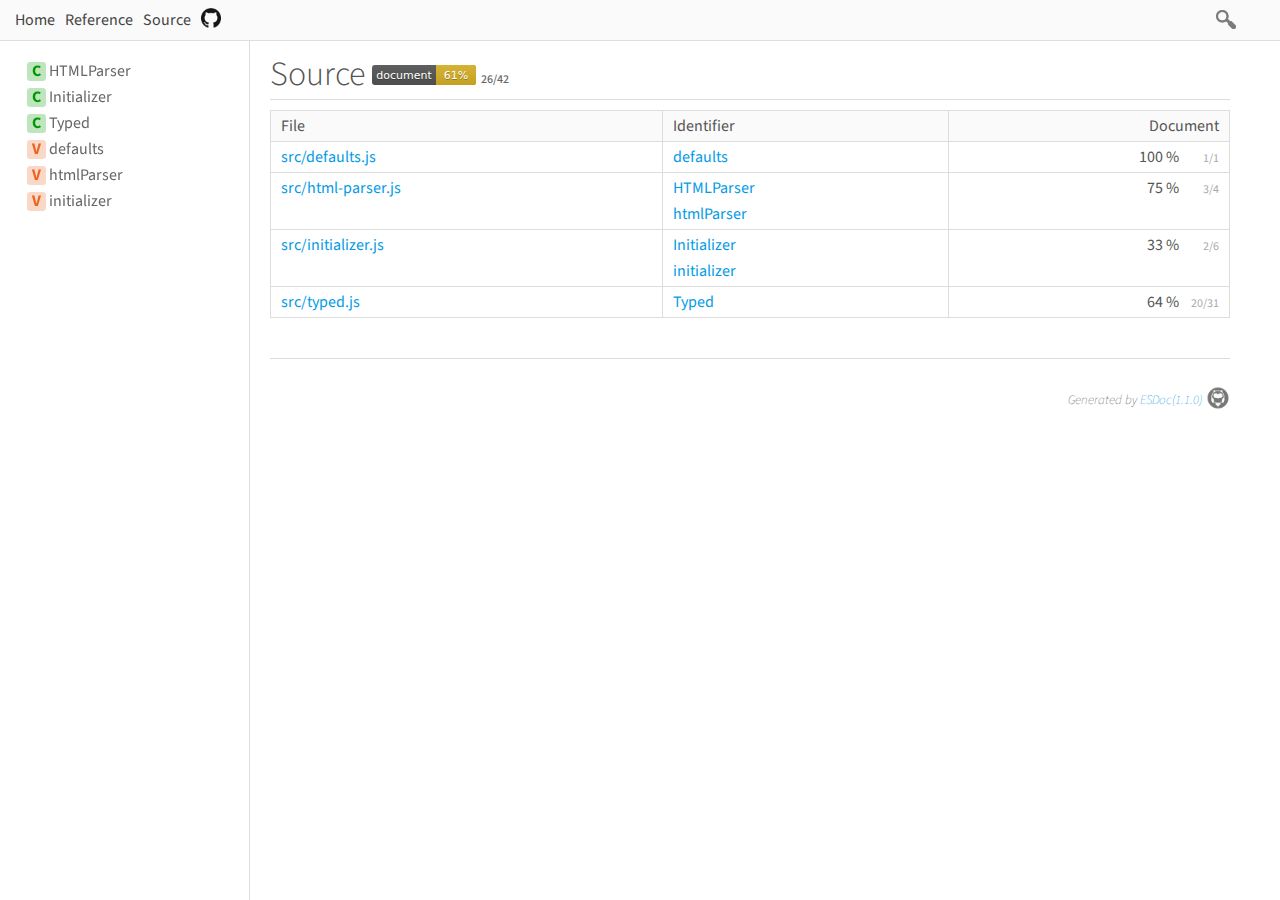
<file: mattboldt-typed.js-bd6a19d/docs/source.html>
<!DOCTYPE html>
<html>
<head>
  <meta charset="utf-8">
  <base data-ice="baseUrl" href>
  <title data-ice="title">Source | typed.js</title>
  <link type="text/css" rel="stylesheet" href="css/style.css">
  <link type="text/css" rel="stylesheet" href="css/prettify-tomorrow.css">
  <script src="script/prettify/prettify.js"></script>
  <script src="script/manual.js"></script>
<meta name="description" content="A JavaScript Typing Animation Library"><meta property="twitter:card" content="summary"><meta property="twitter:title" content="typed.js"><meta property="twitter:description" content="A JavaScript Typing Animation Library"></head>
<body class="layout-container" data-ice="rootContainer">

<header>
  <a href="./">Home</a>
  
  <a href="identifiers.html">Reference</a>
  <a href="source.html">Source</a>
  
  <div class="search-box">
  <span>
    <img src="./image/search.png">
    <span class="search-input-edge"></span><input class="search-input"><span class="search-input-edge"></span>
  </span>
    <ul class="search-result"></ul>
  </div>
<a style="position:relative; top:3px;" href="https://github.com/mattboldt/typed.js"><img width="20px" src="./image/github.png"></a></header>

<nav class="navigation" data-ice="nav"><div>
  <ul>
    
  <li data-ice="doc"><span data-ice="kind" class="kind-class">C</span><span data-ice="name"><span><a href="class/src/html-parser.js~HTMLParser.html">HTMLParser</a></span></span></li>
<li data-ice="doc"><span data-ice="kind" class="kind-class">C</span><span data-ice="name"><span><a href="class/src/initializer.js~Initializer.html">Initializer</a></span></span></li>
<li data-ice="doc"><span data-ice="kind" class="kind-class">C</span><span data-ice="name"><span><a href="class/src/typed.js~Typed.html">Typed</a></span></span></li>
<li data-ice="doc"><span data-ice="kind" class="kind-variable">V</span><span data-ice="name"><span><a href="variable/index.html#static-variable-defaults">defaults</a></span></span></li>
<li data-ice="doc"><span data-ice="kind" class="kind-variable">V</span><span data-ice="name"><span><a href="variable/index.html#static-variable-htmlParser">htmlParser</a></span></span></li>
<li data-ice="doc"><span data-ice="kind" class="kind-variable">V</span><span data-ice="name"><span><a href="variable/index.html#static-variable-initializer">initializer</a></span></span></li>
</ul>
</div>
</nav>

<div class="content" data-ice="content"><h1>Source <img data-ice="coverageBadge" src="./badge.svg"><span data-ice="totalCoverageCount" class="total-coverage-count">26/42</span></h1>

<table class="files-summary" data-ice="files" data-use-coverage="true">
  <thead>
    <tr>
      <td>File</td>
      <td>Identifier</td>
      <td class="coverage">Document</td>
      <td style="display: none;">Size</td>
      <td style="display: none;">Lines</td>
      <td style="display: none;">Updated</td>
    </tr>
  </thead>
  <tbody>
    
  <tr data-ice="file">
      <td data-ice="filePath"><span><a href="file/src/defaults.js.html">src/defaults.js</a></span></td>
      <td data-ice="identifier" class="identifiers"><span><a href="variable/index.html#static-variable-defaults">defaults</a></span></td>
      <td class="coverage"><span data-ice="coverage">100 %</span><span data-ice="coverageCount" class="coverage-count">1/1</span></td>
      <td style="display: none;" data-ice="size">3416 byte</td>
      <td style="display: none;" data-ice="lines">164</td>
      <td style="display: none;" data-ice="updated">2022-12-07 03:41:55 (UTC)</td>
    </tr>
<tr data-ice="file">
      <td data-ice="filePath"><span><a href="file/src/html-parser.js.html#errorLines=67">src/html-parser.js</a></span></td>
      <td data-ice="identifier" class="identifiers"><span><a href="class/src/html-parser.js~HTMLParser.html">HTMLParser</a></span>
<span><a href="variable/index.html#static-variable-htmlParser">htmlParser</a></span></td>
      <td class="coverage"><span data-ice="coverage">75 %</span><span data-ice="coverageCount" class="coverage-count">3/4</span></td>
      <td style="display: none;" data-ice="size">1798 byte</td>
      <td style="display: none;" data-ice="lines">67</td>
      <td style="display: none;" data-ice="updated">2023-04-07 18:56:50 (UTC)</td>
    </tr>
<tr data-ice="file">
      <td data-ice="filePath"><span><a href="file/src/initializer.js.html#errorLines=147,161,193,218">src/initializer.js</a></span></td>
      <td data-ice="identifier" class="identifiers"><span><a href="class/src/initializer.js~Initializer.html">Initializer</a></span>
<span><a href="variable/index.html#static-variable-initializer">initializer</a></span></td>
      <td class="coverage"><span data-ice="coverage">33 %</span><span data-ice="coverageCount" class="coverage-count">2/6</span></td>
      <td style="display: none;" data-ice="size">5877 byte</td>
      <td style="display: none;" data-ice="lines">218</td>
      <td style="display: none;" data-ice="updated">2023-04-07 18:56:50 (UTC)</td>
    </tr>
<tr data-ice="file">
      <td data-ice="filePath"><span><a href="file/src/typed.js.html#errorLines=11,142,267,334,357,73,75,76,77,91,95">src/typed.js</a></span></td>
      <td data-ice="identifier" class="identifiers"><span><a href="class/src/typed.js~Typed.html">Typed</a></span></td>
      <td class="coverage"><span data-ice="coverage">64 %</span><span data-ice="coverageCount" class="coverage-count">20/31</span></td>
      <td style="display: none;" data-ice="size">12719 byte</td>
      <td style="display: none;" data-ice="lines">433</td>
      <td style="display: none;" data-ice="updated">2023-04-07 18:56:50 (UTC)</td>
    </tr>
</tbody>
</table>
</div>

<footer class="footer">
  Generated by <a href="https://esdoc.org">ESDoc<span data-ice="esdocVersion">(1.1.0)</span><img src="./image/esdoc-logo-mini-black.png"></a>
</footer>

<script src="script/search_index.js"></script>
<script src="script/search.js"></script>
<script src="script/pretty-print.js"></script>
<script src="script/inherited-summary.js"></script>
<script src="script/test-summary.js"></script>
<script src="script/inner-link.js"></script>
<script src="script/patch-for-local.js"></script>
</body>
</html>
</file>
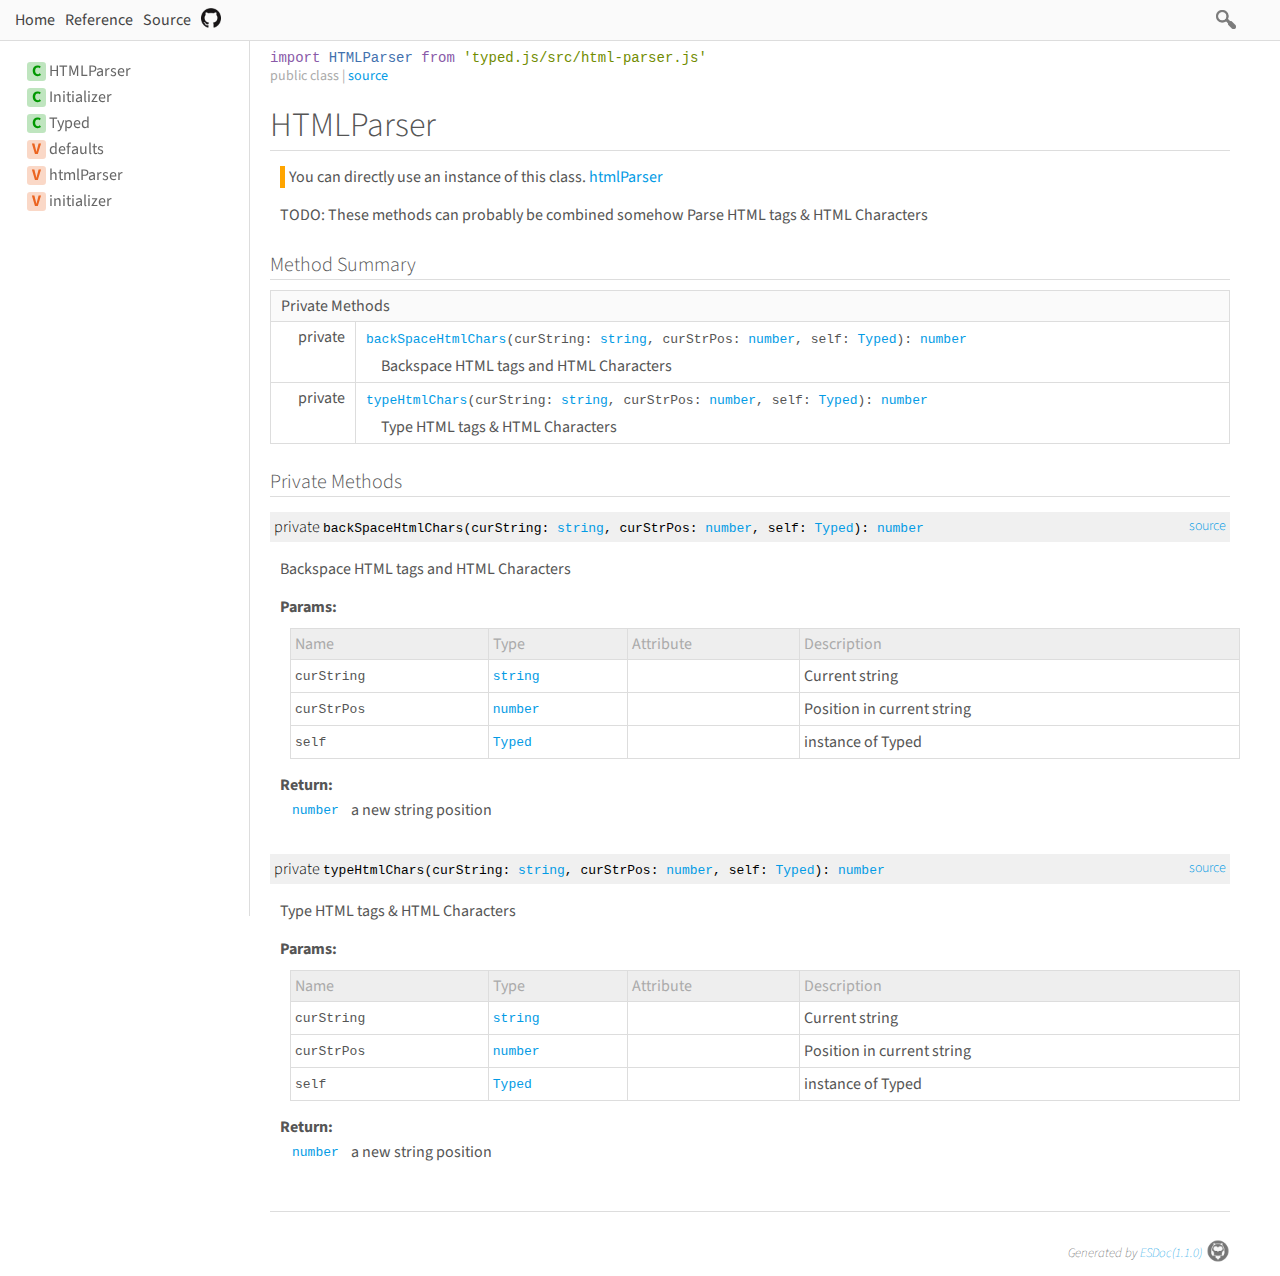
<file: mattboldt-typed.js-bd6a19d/docs/class/src/html-parser.js~HTMLParser.html>
<!DOCTYPE html>
<html>
<head>
  <meta charset="utf-8">
  <base data-ice="baseUrl" href="../../">
  <title data-ice="title">HTMLParser | typed.js</title>
  <link type="text/css" rel="stylesheet" href="css/style.css">
  <link type="text/css" rel="stylesheet" href="css/prettify-tomorrow.css">
  <script src="script/prettify/prettify.js"></script>
  <script src="script/manual.js"></script>
<meta name="description" content="A JavaScript Typing Animation Library"><meta property="twitter:card" content="summary"><meta property="twitter:title" content="typed.js"><meta property="twitter:description" content="A JavaScript Typing Animation Library"></head>
<body class="layout-container" data-ice="rootContainer">

<header>
  <a href="./">Home</a>
  
  <a href="identifiers.html">Reference</a>
  <a href="source.html">Source</a>
  
  <div class="search-box">
  <span>
    <img src="./image/search.png">
    <span class="search-input-edge"></span><input class="search-input"><span class="search-input-edge"></span>
  </span>
    <ul class="search-result"></ul>
  </div>
<a style="position:relative; top:3px;" href="https://github.com/mattboldt/typed.js"><img width="20px" src="./image/github.png"></a></header>

<nav class="navigation" data-ice="nav"><div>
  <ul>
    
  <li data-ice="doc"><span data-ice="kind" class="kind-class">C</span><span data-ice="name"><span><a href="class/src/html-parser.js~HTMLParser.html">HTMLParser</a></span></span></li>
<li data-ice="doc"><span data-ice="kind" class="kind-class">C</span><span data-ice="name"><span><a href="class/src/initializer.js~Initializer.html">Initializer</a></span></span></li>
<li data-ice="doc"><span data-ice="kind" class="kind-class">C</span><span data-ice="name"><span><a href="class/src/typed.js~Typed.html">Typed</a></span></span></li>
<li data-ice="doc"><span data-ice="kind" class="kind-variable">V</span><span data-ice="name"><span><a href="variable/index.html#static-variable-defaults">defaults</a></span></span></li>
<li data-ice="doc"><span data-ice="kind" class="kind-variable">V</span><span data-ice="name"><span><a href="variable/index.html#static-variable-htmlParser">htmlParser</a></span></span></li>
<li data-ice="doc"><span data-ice="kind" class="kind-variable">V</span><span data-ice="name"><span><a href="variable/index.html#static-variable-initializer">initializer</a></span></span></li>
</ul>
</div>
</nav>

<div class="content" data-ice="content"><div class="header-notice">
  <div data-ice="importPath" class="import-path"><pre class="prettyprint"><code data-ice="importPathCode">import HTMLParser from &apos;<span><a href="file/src/html-parser.js.html#lineNumber6">typed.js/src/html-parser.js</a></span>&apos;</code></pre></div>
  <span data-ice="access">public</span>
  <span data-ice="kind">class</span>
  
  
  
  <span data-ice="source">| <span><a href="file/src/html-parser.js.html#lineNumber6">source</a></span></span>
</div>

<div class="self-detail detail">
  <h1 data-ice="name">HTMLParser</h1>

  <div data-ice="instanceDocs" class="instance-docs">
    <span>You can directly use an instance of this class.</span>
    
  <span data-ice="instanceDoc"><span><a href="variable/index.html#static-variable-htmlParser">htmlParser</a></span></span>
</div>

  
  
  
  
  
  
  
  
  

  
  
  <div class="description" data-ice="description"><p>TODO: These methods can probably be combined somehow
Parse HTML tags &amp; HTML Characters</p>
</div>
  

  

  

  

  
</div>





<div data-ice="methodSummary"><h2>Method Summary</h2><table class="summary" data-ice="summary">
  <thead><tr><td data-ice="title" colspan="3">Private Methods</td></tr></thead>
  <tbody>
  
  <tr data-ice="target">
    <td>
      <span class="access" data-ice="access">private</span>
      
      
      
      <span class="override" data-ice="override"></span>
    </td>
    <td>
      <div>
        <p>
          
          
          
          <span class="code" data-ice="name"><span><a href="class/src/html-parser.js~HTMLParser.html#instance-method-backSpaceHtmlChars">backSpaceHtmlChars</a></span></span><span class="code" data-ice="signature">(curString: <span><a href="https://developer.mozilla.org/en-US/docs/Web/JavaScript/Reference/Global_Objects/String">string</a></span>, curStrPos: <span><a href="https://developer.mozilla.org/en-US/docs/Web/JavaScript/Reference/Global_Objects/Number">number</a></span>, self: <span><a href="class/src/typed.js~Typed.html">Typed</a></span>): <span><a href="https://developer.mozilla.org/en-US/docs/Web/JavaScript/Reference/Global_Objects/Number">number</a></span></span>
        </p>
      </div>
      <div>
        
        
        <div data-ice="description"><p>Backspace HTML tags and HTML Characters</p>
</div>
      </div>
    </td>
    <td>
      
      
    </td>
  </tr>
<tr data-ice="target">
    <td>
      <span class="access" data-ice="access">private</span>
      
      
      
      <span class="override" data-ice="override"></span>
    </td>
    <td>
      <div>
        <p>
          
          
          
          <span class="code" data-ice="name"><span><a href="class/src/html-parser.js~HTMLParser.html#instance-method-typeHtmlChars">typeHtmlChars</a></span></span><span class="code" data-ice="signature">(curString: <span><a href="https://developer.mozilla.org/en-US/docs/Web/JavaScript/Reference/Global_Objects/String">string</a></span>, curStrPos: <span><a href="https://developer.mozilla.org/en-US/docs/Web/JavaScript/Reference/Global_Objects/Number">number</a></span>, self: <span><a href="class/src/typed.js~Typed.html">Typed</a></span>): <span><a href="https://developer.mozilla.org/en-US/docs/Web/JavaScript/Reference/Global_Objects/Number">number</a></span></span>
        </p>
      </div>
      <div>
        
        
        <div data-ice="description"><p>Type HTML tags &amp; HTML Characters</p>
</div>
      </div>
    </td>
    <td>
      
      
    </td>
  </tr>
</tbody>
</table>
</div>







<div data-ice="methodDetails"><h2 data-ice="title">Private Methods</h2>

<div class="detail" data-ice="detail">
  <h3 data-ice="anchor" id="instance-method-backSpaceHtmlChars">
    <span class="access" data-ice="access">private</span>
    
    
    
    
    
    <span class="code" data-ice="name">backSpaceHtmlChars</span><span class="code" data-ice="signature">(curString: <span><a href="https://developer.mozilla.org/en-US/docs/Web/JavaScript/Reference/Global_Objects/String">string</a></span>, curStrPos: <span><a href="https://developer.mozilla.org/en-US/docs/Web/JavaScript/Reference/Global_Objects/Number">number</a></span>, self: <span><a href="class/src/typed.js~Typed.html">Typed</a></span>): <span><a href="https://developer.mozilla.org/en-US/docs/Web/JavaScript/Reference/Global_Objects/Number">number</a></span></span>
    <span class="right-info">
      
      
      <span data-ice="source"><span><a href="file/src/html-parser.js.html#lineNumber45">source</a></span></span>
    </span>
  </h3>

  
  
  
  <div data-ice="description"><p>Backspace HTML tags and HTML Characters</p>
</div>

  

  <div data-ice="properties"><div data-ice="properties">
  <h4 data-ice="title">Params:</h4>
  <table class="params">
    <thead>
    <tr><td>Name</td><td>Type</td><td>Attribute</td><td>Description</td></tr>
    </thead>
    <tbody>
    
    <tr data-ice="property" data-depth="0">
      <td data-ice="name" class="code" data-depth="0">curString</td>
      <td data-ice="type" class="code"><span><a href="https://developer.mozilla.org/en-US/docs/Web/JavaScript/Reference/Global_Objects/String">string</a></span></td>
      <td data-ice="appendix"></td>
      <td data-ice="description"><p>Current string</p>
</td>
    </tr>
<tr data-ice="property" data-depth="0">
      <td data-ice="name" class="code" data-depth="0">curStrPos</td>
      <td data-ice="type" class="code"><span><a href="https://developer.mozilla.org/en-US/docs/Web/JavaScript/Reference/Global_Objects/Number">number</a></span></td>
      <td data-ice="appendix"></td>
      <td data-ice="description"><p>Position in current string</p>
</td>
    </tr>
<tr data-ice="property" data-depth="0">
      <td data-ice="name" class="code" data-depth="0">self</td>
      <td data-ice="type" class="code"><span><a href="class/src/typed.js~Typed.html">Typed</a></span></td>
      <td data-ice="appendix"></td>
      <td data-ice="description"><p>instance of Typed</p>
</td>
    </tr>
</tbody>
  </table>
</div>
</div>

  <div class="return-params" data-ice="returnParams">
    <h4>Return:</h4>
    <table>
      <tbody>
        <tr>
          <td class="return-type code" data-ice="returnType"><span><a href="https://developer.mozilla.org/en-US/docs/Web/JavaScript/Reference/Global_Objects/Number">number</a></span></td>
          <td class="return-desc" data-ice="returnDescription"><p>a new string position</p>
</td>
        </tr>
      </tbody>
    </table>
    <div data-ice="returnProperties">
</div>
  </div>

  

  

  

  

  

  

  
  
</div>
<div class="detail" data-ice="detail">
  <h3 data-ice="anchor" id="instance-method-typeHtmlChars">
    <span class="access" data-ice="access">private</span>
    
    
    
    
    
    <span class="code" data-ice="name">typeHtmlChars</span><span class="code" data-ice="signature">(curString: <span><a href="https://developer.mozilla.org/en-US/docs/Web/JavaScript/Reference/Global_Objects/String">string</a></span>, curStrPos: <span><a href="https://developer.mozilla.org/en-US/docs/Web/JavaScript/Reference/Global_Objects/Number">number</a></span>, self: <span><a href="class/src/typed.js~Typed.html">Typed</a></span>): <span><a href="https://developer.mozilla.org/en-US/docs/Web/JavaScript/Reference/Global_Objects/Number">number</a></span></span>
    <span class="right-info">
      
      
      <span data-ice="source"><span><a href="file/src/html-parser.js.html#lineNumber16">source</a></span></span>
    </span>
  </h3>

  
  
  
  <div data-ice="description"><p>Type HTML tags &amp; HTML Characters</p>
</div>

  

  <div data-ice="properties"><div data-ice="properties">
  <h4 data-ice="title">Params:</h4>
  <table class="params">
    <thead>
    <tr><td>Name</td><td>Type</td><td>Attribute</td><td>Description</td></tr>
    </thead>
    <tbody>
    
    <tr data-ice="property" data-depth="0">
      <td data-ice="name" class="code" data-depth="0">curString</td>
      <td data-ice="type" class="code"><span><a href="https://developer.mozilla.org/en-US/docs/Web/JavaScript/Reference/Global_Objects/String">string</a></span></td>
      <td data-ice="appendix"></td>
      <td data-ice="description"><p>Current string</p>
</td>
    </tr>
<tr data-ice="property" data-depth="0">
      <td data-ice="name" class="code" data-depth="0">curStrPos</td>
      <td data-ice="type" class="code"><span><a href="https://developer.mozilla.org/en-US/docs/Web/JavaScript/Reference/Global_Objects/Number">number</a></span></td>
      <td data-ice="appendix"></td>
      <td data-ice="description"><p>Position in current string</p>
</td>
    </tr>
<tr data-ice="property" data-depth="0">
      <td data-ice="name" class="code" data-depth="0">self</td>
      <td data-ice="type" class="code"><span><a href="class/src/typed.js~Typed.html">Typed</a></span></td>
      <td data-ice="appendix"></td>
      <td data-ice="description"><p>instance of Typed</p>
</td>
    </tr>
</tbody>
  </table>
</div>
</div>

  <div class="return-params" data-ice="returnParams">
    <h4>Return:</h4>
    <table>
      <tbody>
        <tr>
          <td class="return-type code" data-ice="returnType"><span><a href="https://developer.mozilla.org/en-US/docs/Web/JavaScript/Reference/Global_Objects/Number">number</a></span></td>
          <td class="return-desc" data-ice="returnDescription"><p>a new string position</p>
</td>
        </tr>
      </tbody>
    </table>
    <div data-ice="returnProperties">
</div>
  </div>

  

  

  

  

  

  

  
  
</div>
</div>
</div>

<footer class="footer">
  Generated by <a href="https://esdoc.org">ESDoc<span data-ice="esdocVersion">(1.1.0)</span><img src="./image/esdoc-logo-mini-black.png"></a>
</footer>

<script src="script/search_index.js"></script>
<script src="script/search.js"></script>
<script src="script/pretty-print.js"></script>
<script src="script/inherited-summary.js"></script>
<script src="script/test-summary.js"></script>
<script src="script/inner-link.js"></script>
<script src="script/patch-for-local.js"></script>
</body>
</html>
</file>
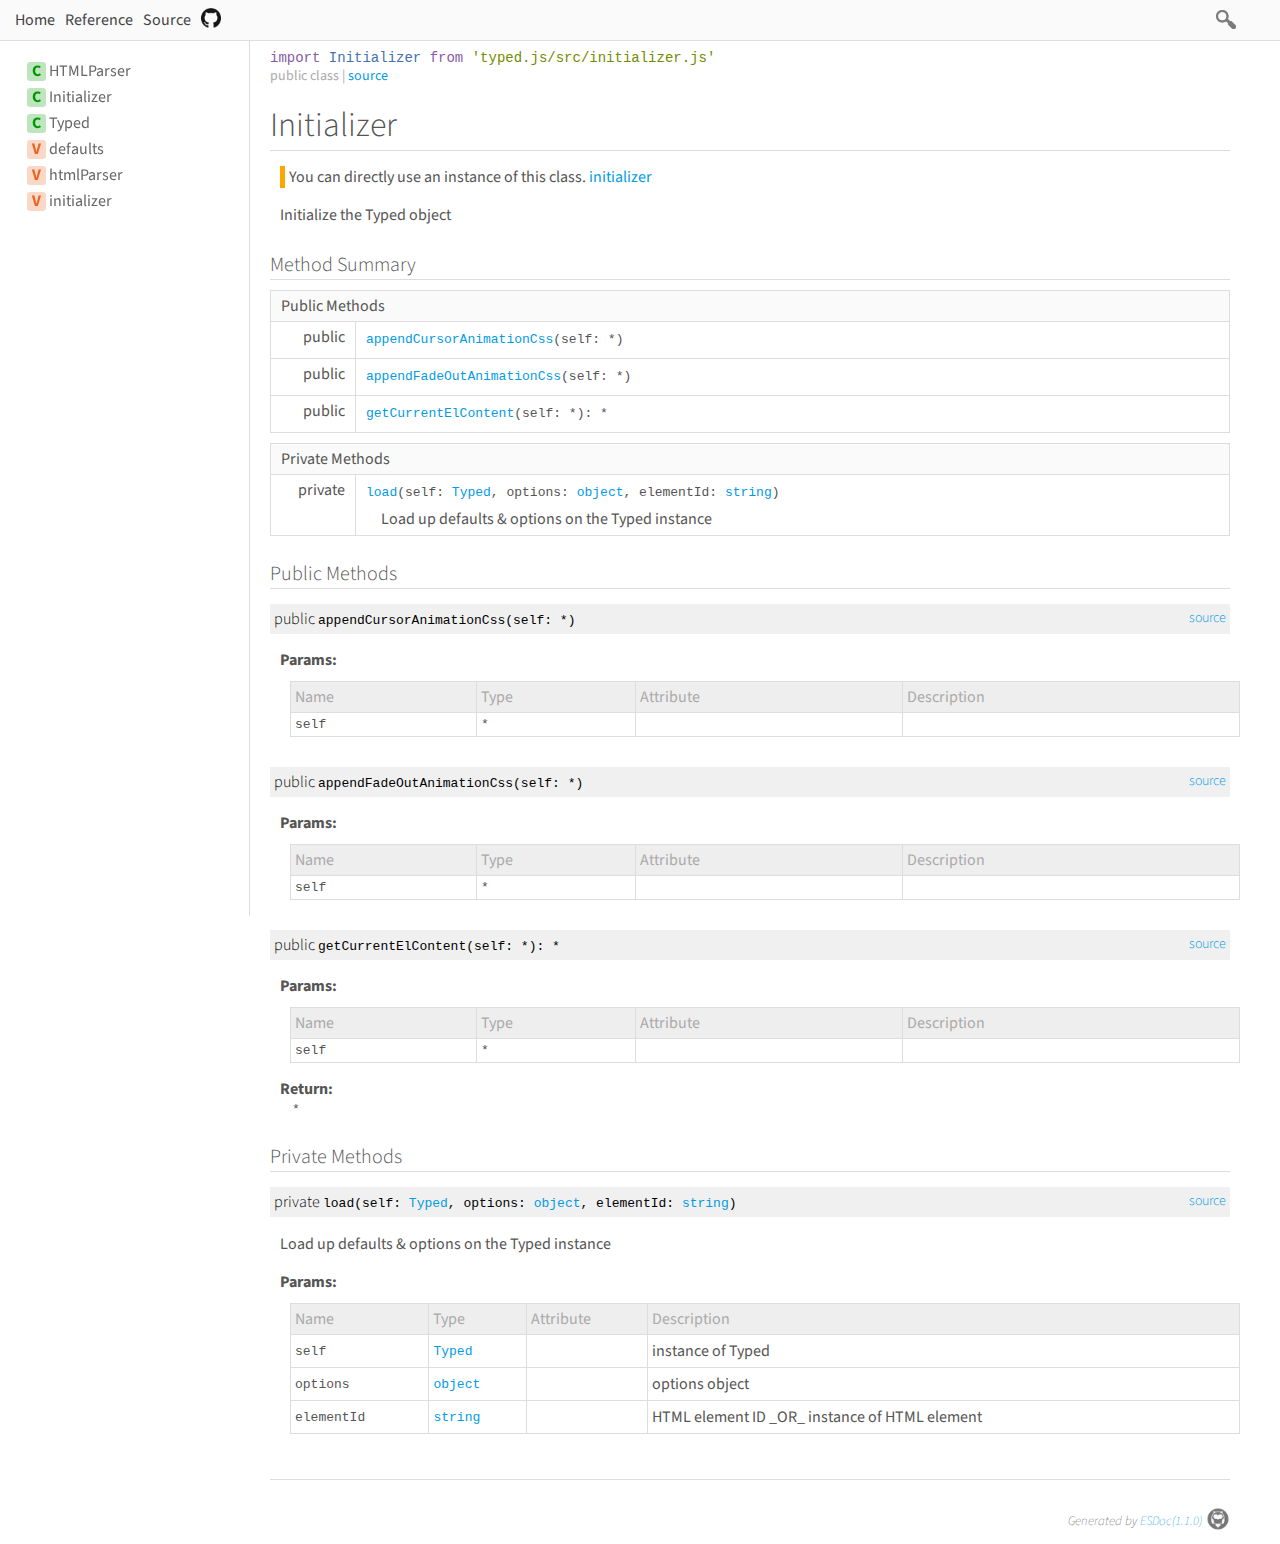
<file: mattboldt-typed.js-bd6a19d/docs/class/src/initializer.js~Initializer.html>
<!DOCTYPE html>
<html>
<head>
  <meta charset="utf-8">
  <base data-ice="baseUrl" href="../../">
  <title data-ice="title">Initializer | typed.js</title>
  <link type="text/css" rel="stylesheet" href="css/style.css">
  <link type="text/css" rel="stylesheet" href="css/prettify-tomorrow.css">
  <script src="script/prettify/prettify.js"></script>
  <script src="script/manual.js"></script>
<meta name="description" content="A JavaScript Typing Animation Library"><meta property="twitter:card" content="summary"><meta property="twitter:title" content="typed.js"><meta property="twitter:description" content="A JavaScript Typing Animation Library"></head>
<body class="layout-container" data-ice="rootContainer">

<header>
  <a href="./">Home</a>
  
  <a href="identifiers.html">Reference</a>
  <a href="source.html">Source</a>
  
  <div class="search-box">
  <span>
    <img src="./image/search.png">
    <span class="search-input-edge"></span><input class="search-input"><span class="search-input-edge"></span>
  </span>
    <ul class="search-result"></ul>
  </div>
<a style="position:relative; top:3px;" href="https://github.com/mattboldt/typed.js"><img width="20px" src="./image/github.png"></a></header>

<nav class="navigation" data-ice="nav"><div>
  <ul>
    
  <li data-ice="doc"><span data-ice="kind" class="kind-class">C</span><span data-ice="name"><span><a href="class/src/html-parser.js~HTMLParser.html">HTMLParser</a></span></span></li>
<li data-ice="doc"><span data-ice="kind" class="kind-class">C</span><span data-ice="name"><span><a href="class/src/initializer.js~Initializer.html">Initializer</a></span></span></li>
<li data-ice="doc"><span data-ice="kind" class="kind-class">C</span><span data-ice="name"><span><a href="class/src/typed.js~Typed.html">Typed</a></span></span></li>
<li data-ice="doc"><span data-ice="kind" class="kind-variable">V</span><span data-ice="name"><span><a href="variable/index.html#static-variable-defaults">defaults</a></span></span></li>
<li data-ice="doc"><span data-ice="kind" class="kind-variable">V</span><span data-ice="name"><span><a href="variable/index.html#static-variable-htmlParser">htmlParser</a></span></span></li>
<li data-ice="doc"><span data-ice="kind" class="kind-variable">V</span><span data-ice="name"><span><a href="variable/index.html#static-variable-initializer">initializer</a></span></span></li>
</ul>
</div>
</nav>

<div class="content" data-ice="content"><div class="header-notice">
  <div data-ice="importPath" class="import-path"><pre class="prettyprint"><code data-ice="importPathCode">import Initializer from &apos;<span><a href="file/src/initializer.js.html#lineNumber6">typed.js/src/initializer.js</a></span>&apos;</code></pre></div>
  <span data-ice="access">public</span>
  <span data-ice="kind">class</span>
  
  
  
  <span data-ice="source">| <span><a href="file/src/initializer.js.html#lineNumber6">source</a></span></span>
</div>

<div class="self-detail detail">
  <h1 data-ice="name">Initializer</h1>

  <div data-ice="instanceDocs" class="instance-docs">
    <span>You can directly use an instance of this class.</span>
    
  <span data-ice="instanceDoc"><span><a href="variable/index.html#static-variable-initializer">initializer</a></span></span>
</div>

  
  
  
  
  
  
  
  
  

  
  
  <div class="description" data-ice="description"><p>Initialize the Typed object</p>
</div>
  

  

  

  

  
</div>





<div data-ice="methodSummary"><h2>Method Summary</h2><table class="summary" data-ice="summary">
  <thead><tr><td data-ice="title" colspan="3">Public Methods</td></tr></thead>
  <tbody>
  
  <tr data-ice="target">
    <td>
      <span class="access" data-ice="access">public</span>
      
      
      
      <span class="override" data-ice="override"></span>
    </td>
    <td>
      <div>
        <p>
          
          
          
          <span class="code" data-ice="name"><span><a href="class/src/initializer.js~Initializer.html#instance-method-appendCursorAnimationCss">appendCursorAnimationCss</a></span></span><span class="code" data-ice="signature">(self: <span>*</span>)</span>
        </p>
      </div>
      <div>
        
        
        
      </div>
    </td>
    <td>
      
      
    </td>
  </tr>
<tr data-ice="target">
    <td>
      <span class="access" data-ice="access">public</span>
      
      
      
      <span class="override" data-ice="override"></span>
    </td>
    <td>
      <div>
        <p>
          
          
          
          <span class="code" data-ice="name"><span><a href="class/src/initializer.js~Initializer.html#instance-method-appendFadeOutAnimationCss">appendFadeOutAnimationCss</a></span></span><span class="code" data-ice="signature">(self: <span>*</span>)</span>
        </p>
      </div>
      <div>
        
        
        
      </div>
    </td>
    <td>
      
      
    </td>
  </tr>
<tr data-ice="target">
    <td>
      <span class="access" data-ice="access">public</span>
      
      
      
      <span class="override" data-ice="override"></span>
    </td>
    <td>
      <div>
        <p>
          
          
          
          <span class="code" data-ice="name"><span><a href="class/src/initializer.js~Initializer.html#instance-method-getCurrentElContent">getCurrentElContent</a></span></span><span class="code" data-ice="signature">(self: <span>*</span>): <span>*</span></span>
        </p>
      </div>
      <div>
        
        
        
      </div>
    </td>
    <td>
      
      
    </td>
  </tr>
</tbody>
</table>
<table class="summary" data-ice="summary">
  <thead><tr><td data-ice="title" colspan="3">Private Methods</td></tr></thead>
  <tbody>
  
  <tr data-ice="target">
    <td>
      <span class="access" data-ice="access">private</span>
      
      
      
      <span class="override" data-ice="override"></span>
    </td>
    <td>
      <div>
        <p>
          
          
          
          <span class="code" data-ice="name"><span><a href="class/src/initializer.js~Initializer.html#instance-method-load">load</a></span></span><span class="code" data-ice="signature">(self: <span><a href="class/src/typed.js~Typed.html">Typed</a></span>, options: <span><a href="https://developer.mozilla.org/en-US/docs/Web/JavaScript/Reference/Global_Objects/Object">object</a></span>, elementId: <span><a href="https://developer.mozilla.org/en-US/docs/Web/JavaScript/Reference/Global_Objects/String">string</a></span>)</span>
        </p>
      </div>
      <div>
        
        
        <div data-ice="description"><p>Load up defaults &amp; options on the Typed instance</p>
</div>
      </div>
    </td>
    <td>
      
      
    </td>
  </tr>
</tbody>
</table>
</div>







<div data-ice="methodDetails"><h2 data-ice="title">Public Methods</h2>

<div class="detail" data-ice="detail">
  <h3 data-ice="anchor" id="instance-method-appendCursorAnimationCss">
    <span class="access" data-ice="access">public</span>
    
    
    
    
    
    <span class="code" data-ice="name">appendCursorAnimationCss</span><span class="code" data-ice="signature">(self: <span>*</span>)</span>
    <span class="right-info">
      
      
      <span data-ice="source"><span><a href="file/src/initializer.js.html#lineNumber161">source</a></span></span>
    </span>
  </h3>

  
  
  
  

  

  <div data-ice="properties"><div data-ice="properties">
  <h4 data-ice="title">Params:</h4>
  <table class="params">
    <thead>
    <tr><td>Name</td><td>Type</td><td>Attribute</td><td>Description</td></tr>
    </thead>
    <tbody>
    
    <tr data-ice="property" data-depth="0">
      <td data-ice="name" class="code" data-depth="0">self</td>
      <td data-ice="type" class="code"><span>*</span></td>
      <td data-ice="appendix"></td>
      <td data-ice="description"></td>
    </tr>
</tbody>
  </table>
</div>
</div>

  

  

  

  

  

  

  

  
  
</div>
<div class="detail" data-ice="detail">
  <h3 data-ice="anchor" id="instance-method-appendFadeOutAnimationCss">
    <span class="access" data-ice="access">public</span>
    
    
    
    
    
    <span class="code" data-ice="name">appendFadeOutAnimationCss</span><span class="code" data-ice="signature">(self: <span>*</span>)</span>
    <span class="right-info">
      
      
      <span data-ice="source"><span><a href="file/src/initializer.js.html#lineNumber193">source</a></span></span>
    </span>
  </h3>

  
  
  
  

  

  <div data-ice="properties"><div data-ice="properties">
  <h4 data-ice="title">Params:</h4>
  <table class="params">
    <thead>
    <tr><td>Name</td><td>Type</td><td>Attribute</td><td>Description</td></tr>
    </thead>
    <tbody>
    
    <tr data-ice="property" data-depth="0">
      <td data-ice="name" class="code" data-depth="0">self</td>
      <td data-ice="type" class="code"><span>*</span></td>
      <td data-ice="appendix"></td>
      <td data-ice="description"></td>
    </tr>
</tbody>
  </table>
</div>
</div>

  

  

  

  

  

  

  

  
  
</div>
<div class="detail" data-ice="detail">
  <h3 data-ice="anchor" id="instance-method-getCurrentElContent">
    <span class="access" data-ice="access">public</span>
    
    
    
    
    
    <span class="code" data-ice="name">getCurrentElContent</span><span class="code" data-ice="signature">(self: <span>*</span>): <span>*</span></span>
    <span class="right-info">
      
      
      <span data-ice="source"><span><a href="file/src/initializer.js.html#lineNumber147">source</a></span></span>
    </span>
  </h3>

  
  
  
  

  

  <div data-ice="properties"><div data-ice="properties">
  <h4 data-ice="title">Params:</h4>
  <table class="params">
    <thead>
    <tr><td>Name</td><td>Type</td><td>Attribute</td><td>Description</td></tr>
    </thead>
    <tbody>
    
    <tr data-ice="property" data-depth="0">
      <td data-ice="name" class="code" data-depth="0">self</td>
      <td data-ice="type" class="code"><span>*</span></td>
      <td data-ice="appendix"></td>
      <td data-ice="description"></td>
    </tr>
</tbody>
  </table>
</div>
</div>

  <div class="return-params" data-ice="returnParams">
    <h4>Return:</h4>
    <table>
      <tbody>
        <tr>
          <td class="return-type code" data-ice="returnType"><span>*</span></td>
          
        </tr>
      </tbody>
    </table>
    <div data-ice="returnProperties">
</div>
  </div>

  

  

  

  

  

  

  
  
</div>
<h2 data-ice="title">Private Methods</h2>

<div class="detail" data-ice="detail">
  <h3 data-ice="anchor" id="instance-method-load">
    <span class="access" data-ice="access">private</span>
    
    
    
    
    
    <span class="code" data-ice="name">load</span><span class="code" data-ice="signature">(self: <span><a href="class/src/typed.js~Typed.html">Typed</a></span>, options: <span><a href="https://developer.mozilla.org/en-US/docs/Web/JavaScript/Reference/Global_Objects/Object">object</a></span>, elementId: <span><a href="https://developer.mozilla.org/en-US/docs/Web/JavaScript/Reference/Global_Objects/String">string</a></span>)</span>
    <span class="right-info">
      
      
      <span data-ice="source"><span><a href="file/src/initializer.js.html#lineNumber15">source</a></span></span>
    </span>
  </h3>

  
  
  
  <div data-ice="description"><p>Load up defaults &amp; options on the Typed instance</p>
</div>

  

  <div data-ice="properties"><div data-ice="properties">
  <h4 data-ice="title">Params:</h4>
  <table class="params">
    <thead>
    <tr><td>Name</td><td>Type</td><td>Attribute</td><td>Description</td></tr>
    </thead>
    <tbody>
    
    <tr data-ice="property" data-depth="0">
      <td data-ice="name" class="code" data-depth="0">self</td>
      <td data-ice="type" class="code"><span><a href="class/src/typed.js~Typed.html">Typed</a></span></td>
      <td data-ice="appendix"></td>
      <td data-ice="description"><p>instance of Typed</p>
</td>
    </tr>
<tr data-ice="property" data-depth="0">
      <td data-ice="name" class="code" data-depth="0">options</td>
      <td data-ice="type" class="code"><span><a href="https://developer.mozilla.org/en-US/docs/Web/JavaScript/Reference/Global_Objects/Object">object</a></span></td>
      <td data-ice="appendix"></td>
      <td data-ice="description"><p>options object</p>
</td>
    </tr>
<tr data-ice="property" data-depth="0">
      <td data-ice="name" class="code" data-depth="0">elementId</td>
      <td data-ice="type" class="code"><span><a href="https://developer.mozilla.org/en-US/docs/Web/JavaScript/Reference/Global_Objects/String">string</a></span></td>
      <td data-ice="appendix"></td>
      <td data-ice="description"><p>HTML element ID _OR_ instance of HTML element</p>
</td>
    </tr>
</tbody>
  </table>
</div>
</div>

  

  

  

  

  

  

  

  
  
</div>
</div>
</div>

<footer class="footer">
  Generated by <a href="https://esdoc.org">ESDoc<span data-ice="esdocVersion">(1.1.0)</span><img src="./image/esdoc-logo-mini-black.png"></a>
</footer>

<script src="script/search_index.js"></script>
<script src="script/search.js"></script>
<script src="script/pretty-print.js"></script>
<script src="script/inherited-summary.js"></script>
<script src="script/test-summary.js"></script>
<script src="script/inner-link.js"></script>
<script src="script/patch-for-local.js"></script>
</body>
</html>
</file>
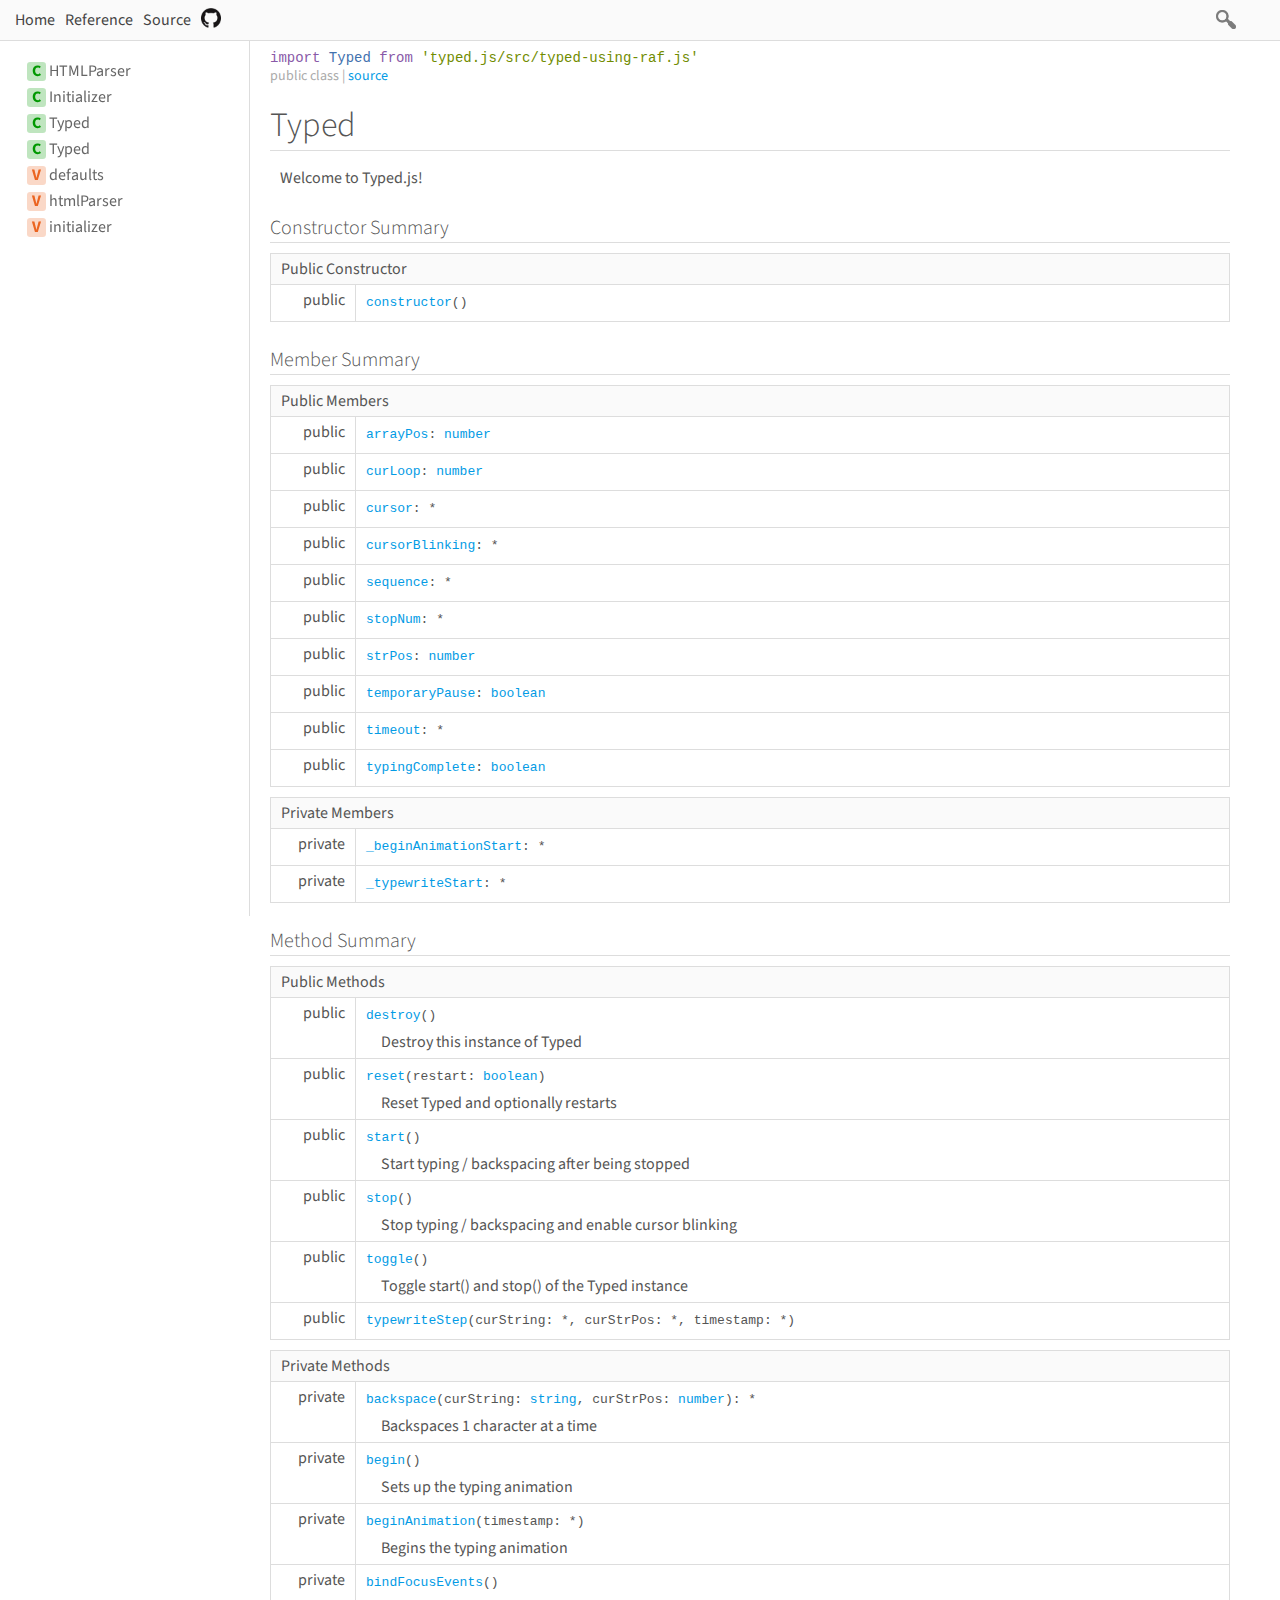
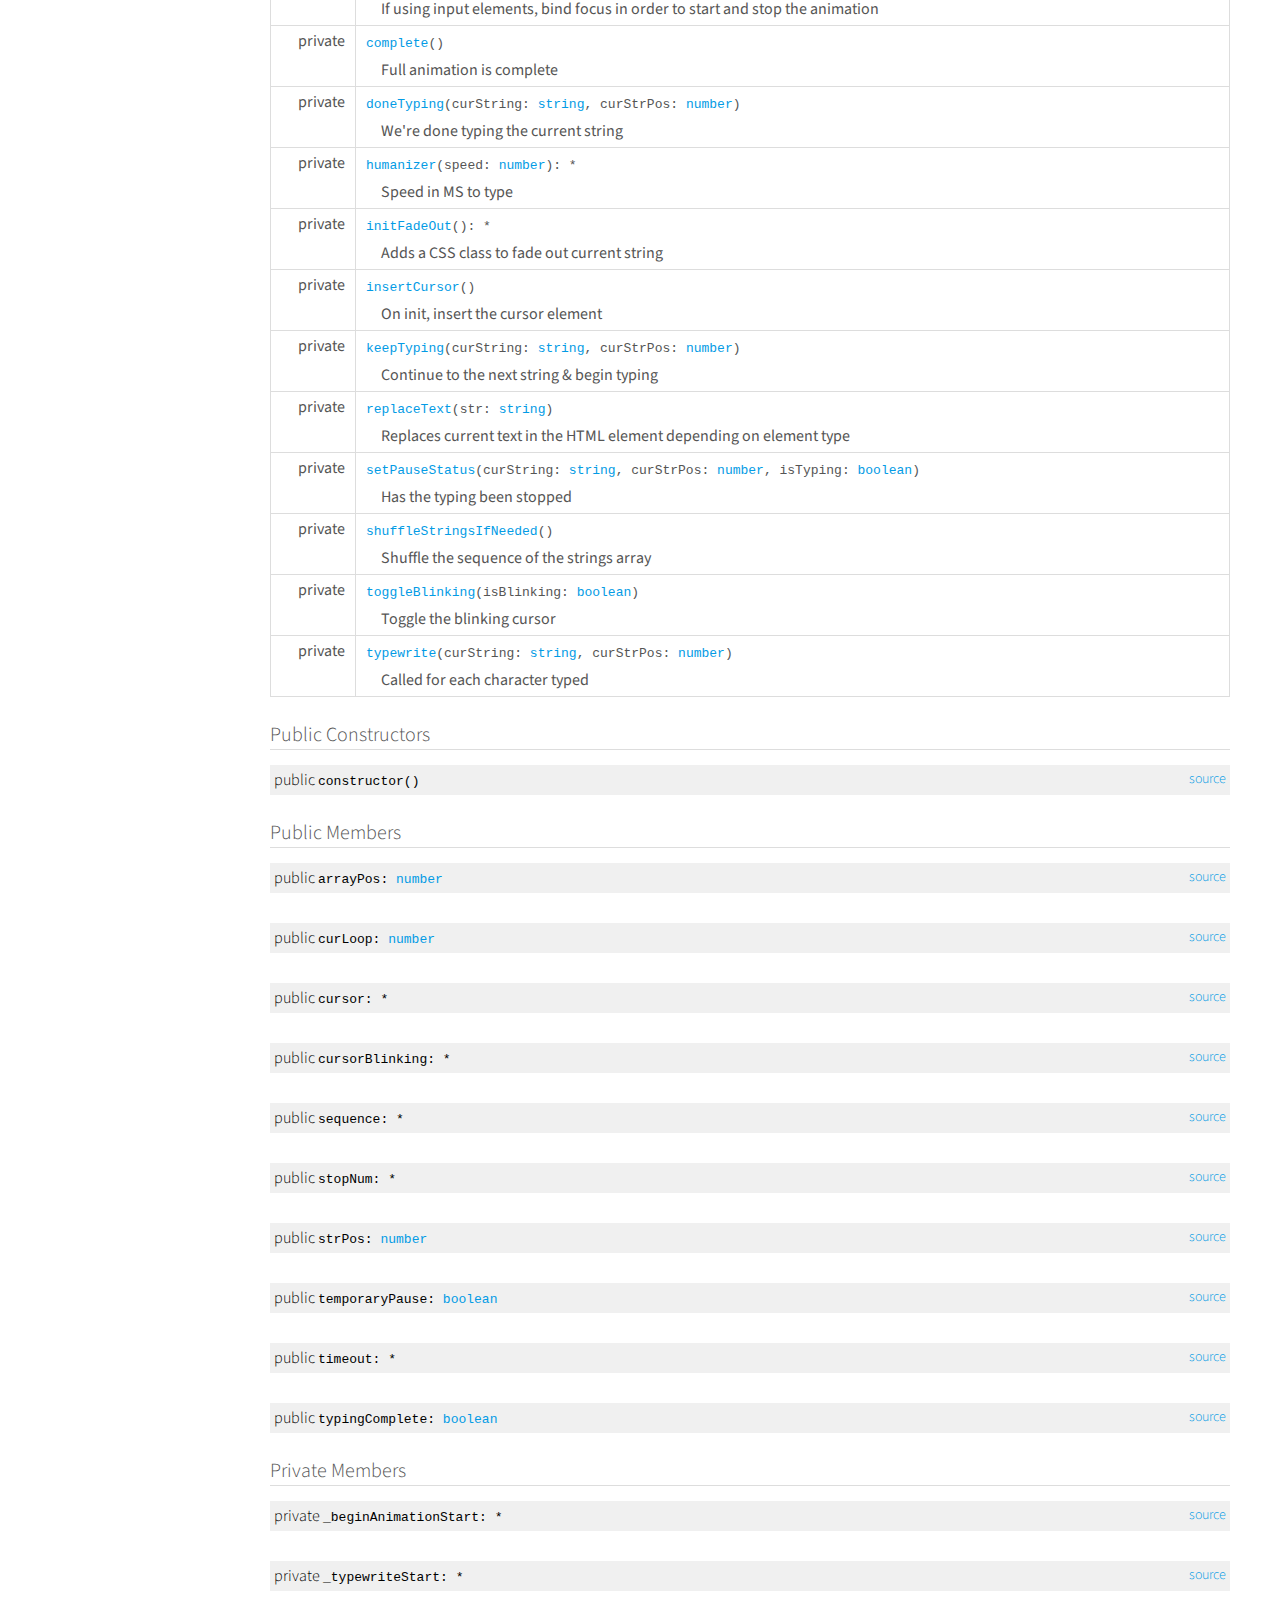
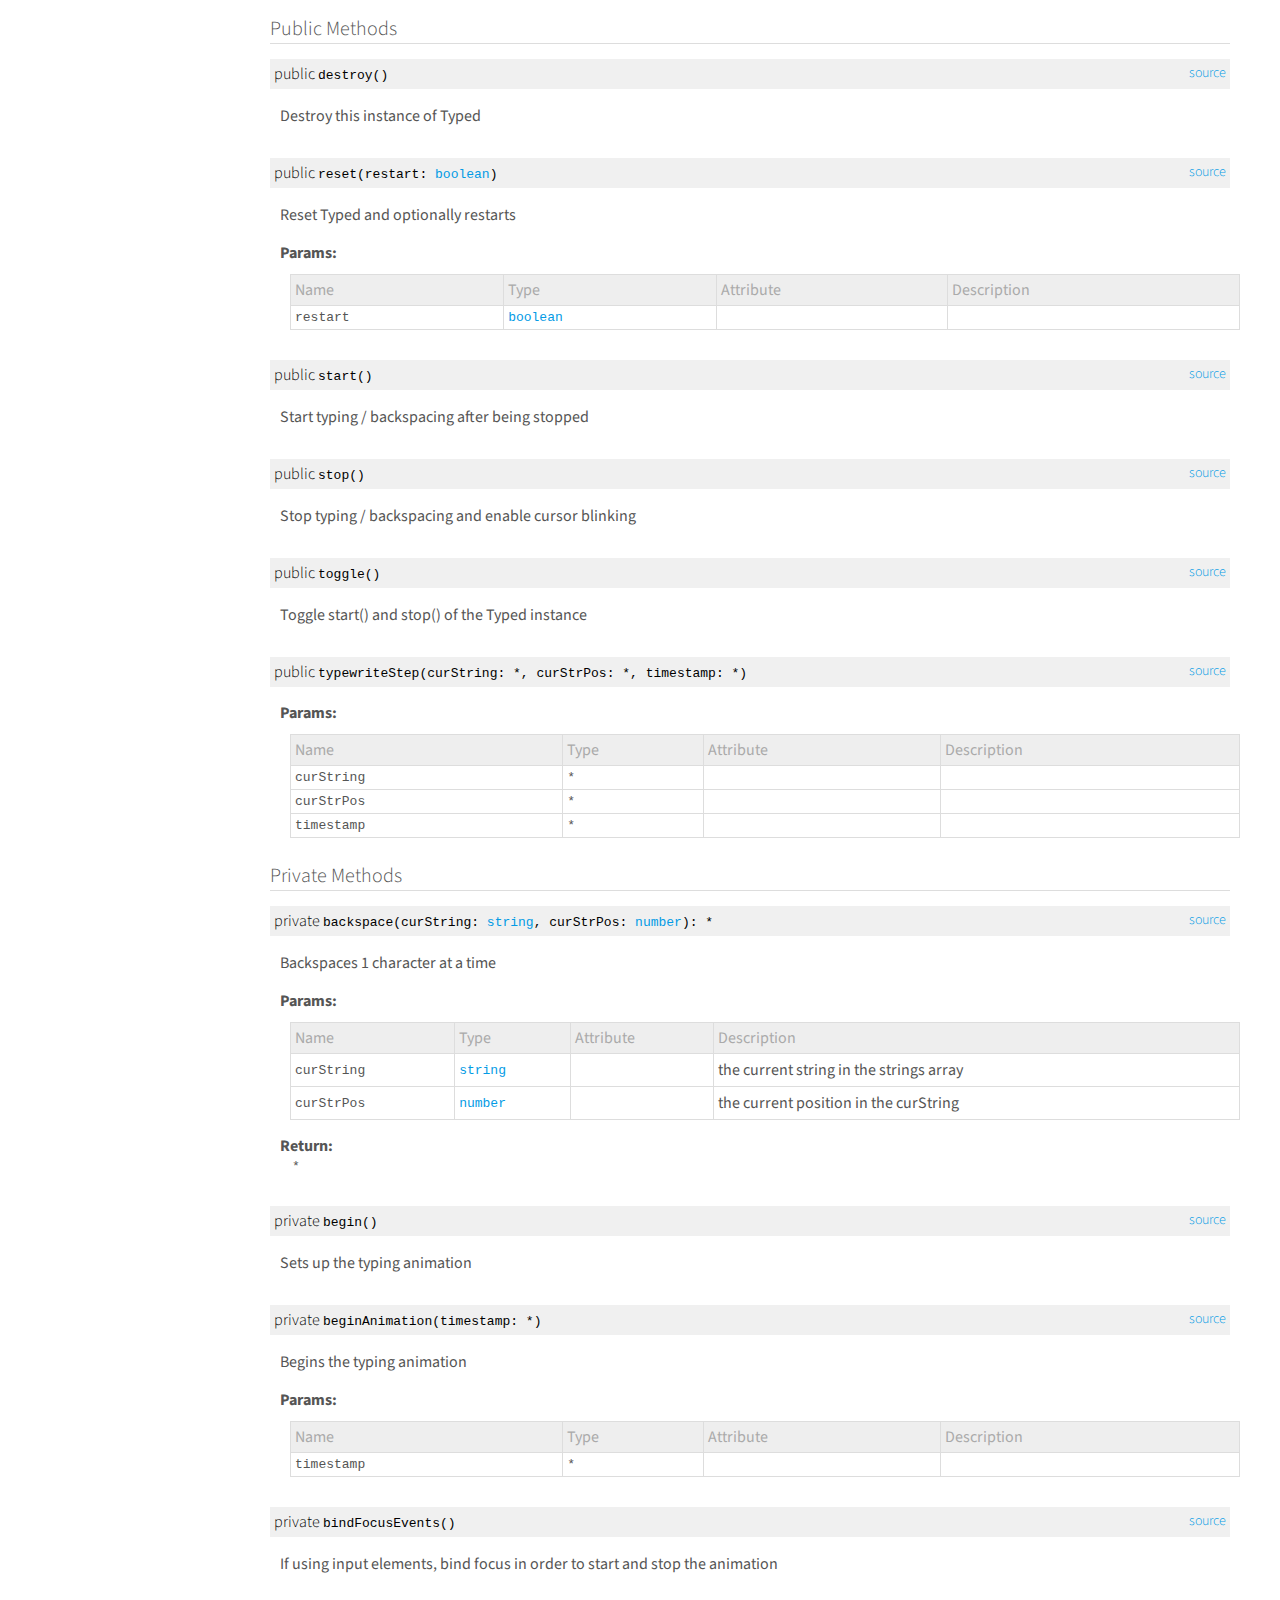
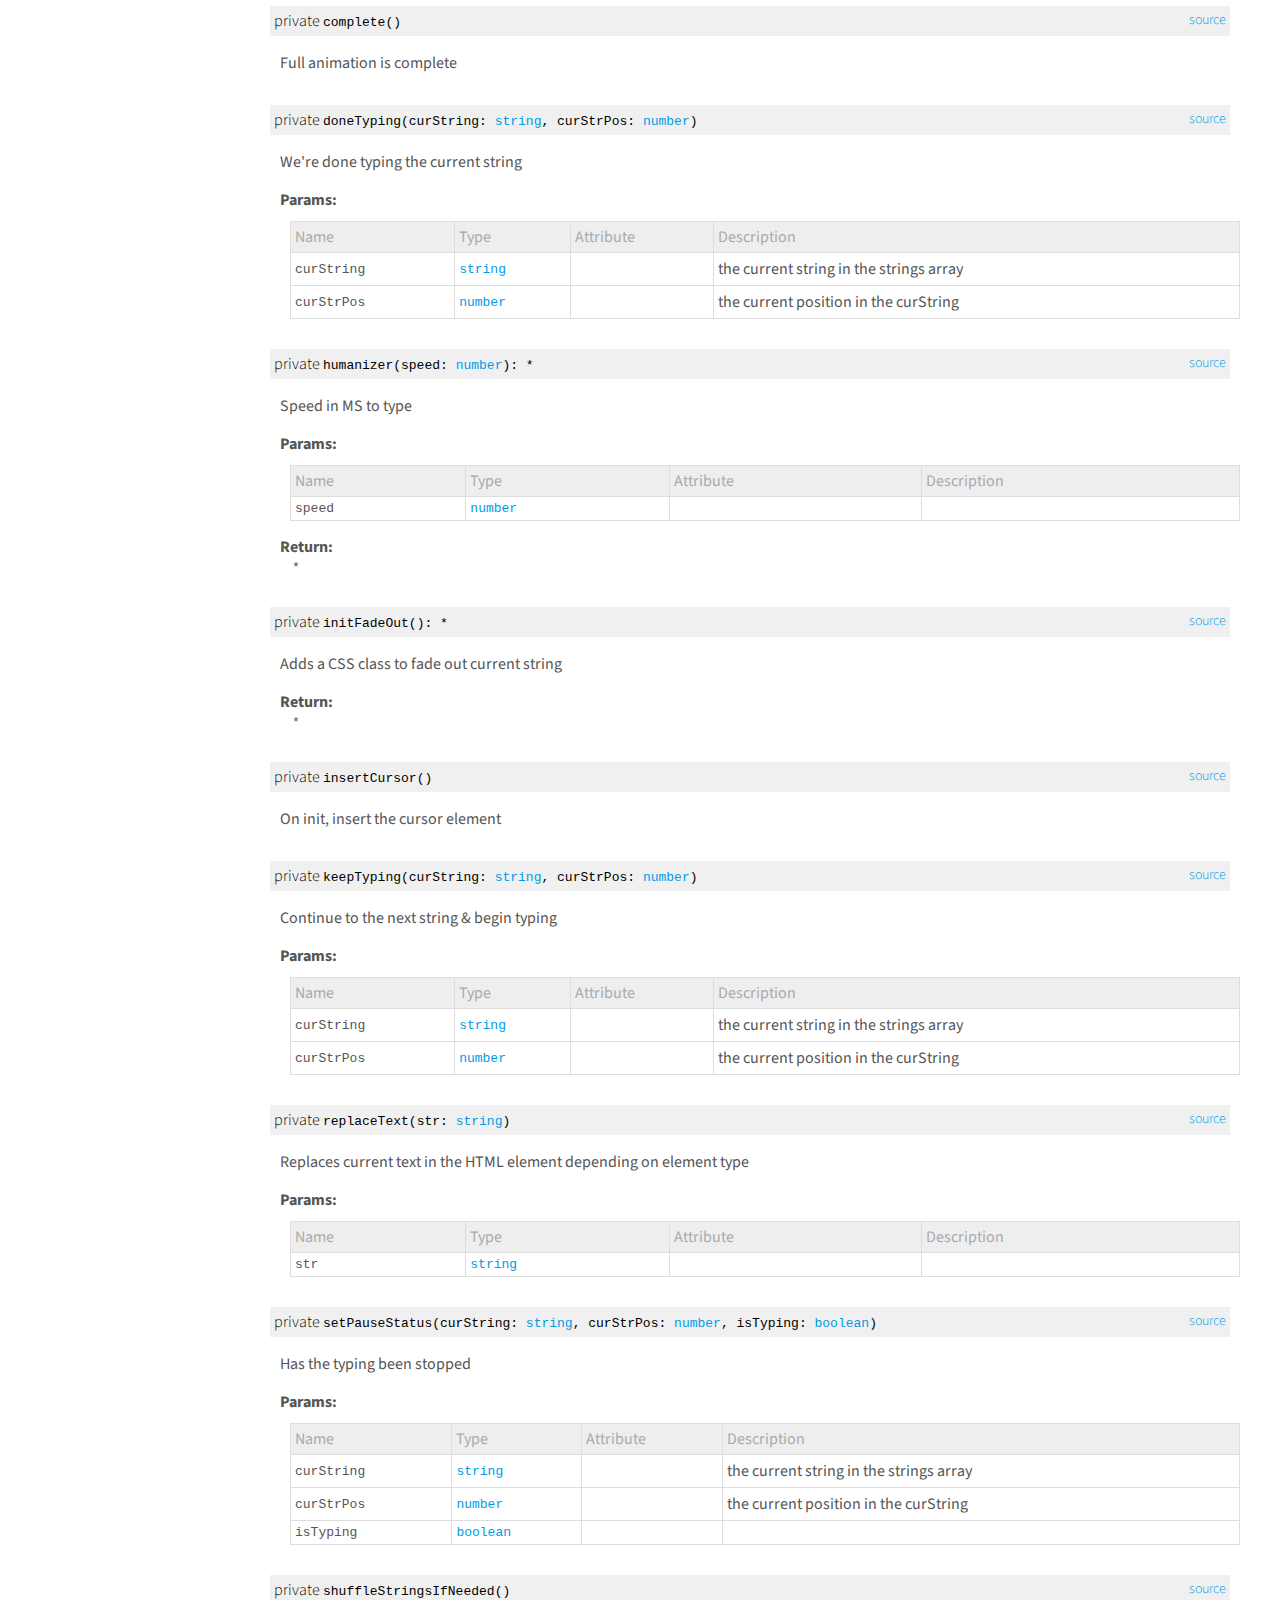
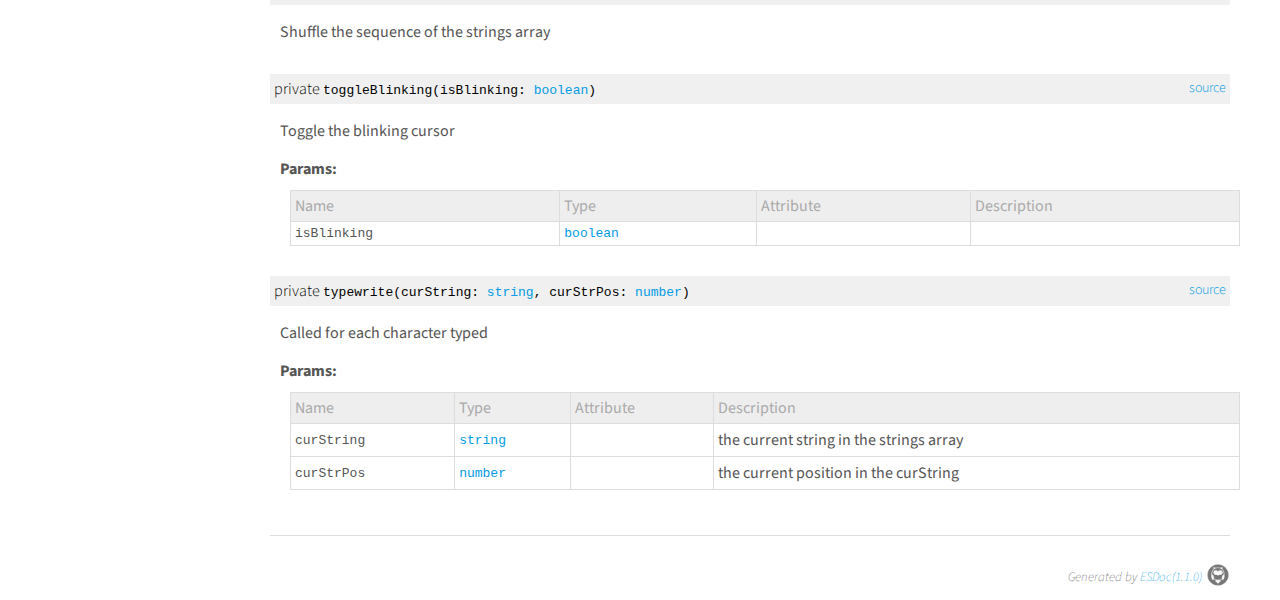
<file: mattboldt-typed.js-bd6a19d/docs/class/src/typed-using-raf.js~Typed.html>
<!DOCTYPE html>
<html>
<head>
  <meta charset="utf-8">
  <base data-ice="baseUrl" href="../../">
  <title data-ice="title">Typed | typed.js</title>
  <link type="text/css" rel="stylesheet" href="css/style.css">
  <link type="text/css" rel="stylesheet" href="css/prettify-tomorrow.css">
  <script src="script/prettify/prettify.js"></script>
  <script src="script/manual.js"></script>
<meta name="description" content="A JavaScript Typing Animation Library"><meta property="twitter:card" content="summary"><meta property="twitter:title" content="typed.js"><meta property="twitter:description" content="A JavaScript Typing Animation Library"></head>
<body class="layout-container" data-ice="rootContainer">

<header>
  <a href="./">Home</a>
  
  <a href="identifiers.html">Reference</a>
  <a href="source.html">Source</a>
  
  <div class="search-box">
  <span>
    <img src="./image/search.png">
    <span class="search-input-edge"></span><input class="search-input"><span class="search-input-edge"></span>
  </span>
    <ul class="search-result"></ul>
  </div>
<a style="position:relative; top:3px;" href="https://github.com/mattboldt/typed.js"><img width="20px" src="./image/github.png"></a></header>

<nav class="navigation" data-ice="nav"><div>
  <ul>
    
  <li data-ice="doc"><span data-ice="kind" class="kind-class">C</span><span data-ice="name"><span><a href="class/src/html-parser.js~HTMLParser.html">HTMLParser</a></span></span></li>
<li data-ice="doc"><span data-ice="kind" class="kind-class">C</span><span data-ice="name"><span><a href="class/src/initializer.js~Initializer.html">Initializer</a></span></span></li>
<li data-ice="doc"><span data-ice="kind" class="kind-class">C</span><span data-ice="name"><span><a href="class/src/typed-using-raf.js~Typed.html">Typed</a></span></span></li>
<li data-ice="doc"><span data-ice="kind" class="kind-class">C</span><span data-ice="name"><span><a href="class/src/typed.js~Typed.html">Typed</a></span></span></li>
<li data-ice="doc"><span data-ice="kind" class="kind-variable">V</span><span data-ice="name"><span><a href="variable/index.html#static-variable-defaults">defaults</a></span></span></li>
<li data-ice="doc"><span data-ice="kind" class="kind-variable">V</span><span data-ice="name"><span><a href="variable/index.html#static-variable-htmlParser">htmlParser</a></span></span></li>
<li data-ice="doc"><span data-ice="kind" class="kind-variable">V</span><span data-ice="name"><span><a href="variable/index.html#static-variable-initializer">initializer</a></span></span></li>
</ul>
</div>
</nav>

<div class="content" data-ice="content"><div class="header-notice">
  <div data-ice="importPath" class="import-path"><pre class="prettyprint"><code data-ice="importPathCode">import Typed from &apos;<span><a href="file/src/typed-using-raf.js.html#lineNumber11">typed.js/src/typed-using-raf.js</a></span>&apos;</code></pre></div>
  <span data-ice="access">public</span>
  <span data-ice="kind">class</span>
  
  
  
  <span data-ice="source">| <span><a href="file/src/typed-using-raf.js.html#lineNumber11">source</a></span></span>
</div>

<div class="self-detail detail">
  <h1 data-ice="name">Typed</h1>

  

  
  
  
  
  
  
  
  
  

  
  
  <div class="description" data-ice="description"><p>Welcome to Typed.js!</p>
</div>
  

  

  

  

  
</div>



<div data-ice="constructorSummary"><h2>Constructor Summary</h2><table class="summary" data-ice="summary">
  <thead><tr><td data-ice="title" colspan="3">Public Constructor</td></tr></thead>
  <tbody>
  
  <tr data-ice="target">
    <td>
      <span class="access" data-ice="access">public</span>
      
      
      
      <span class="override" data-ice="override"></span>
    </td>
    <td>
      <div>
        <p>
          
          
          
          <span class="code" data-ice="name"><span><a href="class/src/typed-using-raf.js~Typed.html#instance-constructor-constructor">constructor</a></span></span><span class="code" data-ice="signature">()</span>
        </p>
      </div>
      <div>
        
        
        
      </div>
    </td>
    <td>
      
      
    </td>
  </tr>
</tbody>
</table>
</div>
<div data-ice="memberSummary"><h2>Member Summary</h2><table class="summary" data-ice="summary">
  <thead><tr><td data-ice="title" colspan="3">Public Members</td></tr></thead>
  <tbody>
  
  <tr data-ice="target">
    <td>
      <span class="access" data-ice="access">public</span>
      
      
      
      <span class="override" data-ice="override"></span>
    </td>
    <td>
      <div>
        <p>
          
          
          
          <span class="code" data-ice="name"><span><a href="class/src/typed-using-raf.js~Typed.html#instance-member-arrayPos">arrayPos</a></span></span><span class="code" data-ice="signature">: <span><a href="https://developer.mozilla.org/en-US/docs/Web/JavaScript/Reference/Global_Objects/Number">number</a></span></span>
        </p>
      </div>
      <div>
        
        
        
      </div>
    </td>
    <td>
      
      
    </td>
  </tr>
<tr data-ice="target">
    <td>
      <span class="access" data-ice="access">public</span>
      
      
      
      <span class="override" data-ice="override"></span>
    </td>
    <td>
      <div>
        <p>
          
          
          
          <span class="code" data-ice="name"><span><a href="class/src/typed-using-raf.js~Typed.html#instance-member-curLoop">curLoop</a></span></span><span class="code" data-ice="signature">: <span><a href="https://developer.mozilla.org/en-US/docs/Web/JavaScript/Reference/Global_Objects/Number">number</a></span></span>
        </p>
      </div>
      <div>
        
        
        
      </div>
    </td>
    <td>
      
      
    </td>
  </tr>
<tr data-ice="target">
    <td>
      <span class="access" data-ice="access">public</span>
      
      
      
      <span class="override" data-ice="override"></span>
    </td>
    <td>
      <div>
        <p>
          
          
          
          <span class="code" data-ice="name"><span><a href="class/src/typed-using-raf.js~Typed.html#instance-member-cursor">cursor</a></span></span><span class="code" data-ice="signature">: <span>*</span></span>
        </p>
      </div>
      <div>
        
        
        
      </div>
    </td>
    <td>
      
      
    </td>
  </tr>
<tr data-ice="target">
    <td>
      <span class="access" data-ice="access">public</span>
      
      
      
      <span class="override" data-ice="override"></span>
    </td>
    <td>
      <div>
        <p>
          
          
          
          <span class="code" data-ice="name"><span><a href="class/src/typed-using-raf.js~Typed.html#instance-member-cursorBlinking">cursorBlinking</a></span></span><span class="code" data-ice="signature">: <span>*</span></span>
        </p>
      </div>
      <div>
        
        
        
      </div>
    </td>
    <td>
      
      
    </td>
  </tr>
<tr data-ice="target">
    <td>
      <span class="access" data-ice="access">public</span>
      
      
      
      <span class="override" data-ice="override"></span>
    </td>
    <td>
      <div>
        <p>
          
          
          
          <span class="code" data-ice="name"><span><a href="class/src/typed-using-raf.js~Typed.html#instance-member-sequence">sequence</a></span></span><span class="code" data-ice="signature">: <span>*</span></span>
        </p>
      </div>
      <div>
        
        
        
      </div>
    </td>
    <td>
      
      
    </td>
  </tr>
<tr data-ice="target">
    <td>
      <span class="access" data-ice="access">public</span>
      
      
      
      <span class="override" data-ice="override"></span>
    </td>
    <td>
      <div>
        <p>
          
          
          
          <span class="code" data-ice="name"><span><a href="class/src/typed-using-raf.js~Typed.html#instance-member-stopNum">stopNum</a></span></span><span class="code" data-ice="signature">: <span>*</span></span>
        </p>
      </div>
      <div>
        
        
        
      </div>
    </td>
    <td>
      
      
    </td>
  </tr>
<tr data-ice="target">
    <td>
      <span class="access" data-ice="access">public</span>
      
      
      
      <span class="override" data-ice="override"></span>
    </td>
    <td>
      <div>
        <p>
          
          
          
          <span class="code" data-ice="name"><span><a href="class/src/typed-using-raf.js~Typed.html#instance-member-strPos">strPos</a></span></span><span class="code" data-ice="signature">: <span><a href="https://developer.mozilla.org/en-US/docs/Web/JavaScript/Reference/Global_Objects/Number">number</a></span></span>
        </p>
      </div>
      <div>
        
        
        
      </div>
    </td>
    <td>
      
      
    </td>
  </tr>
<tr data-ice="target">
    <td>
      <span class="access" data-ice="access">public</span>
      
      
      
      <span class="override" data-ice="override"></span>
    </td>
    <td>
      <div>
        <p>
          
          
          
          <span class="code" data-ice="name"><span><a href="class/src/typed-using-raf.js~Typed.html#instance-member-temporaryPause">temporaryPause</a></span></span><span class="code" data-ice="signature">: <span><a href="https://developer.mozilla.org/en-US/docs/Web/JavaScript/Reference/Global_Objects/Boolean">boolean</a></span></span>
        </p>
      </div>
      <div>
        
        
        
      </div>
    </td>
    <td>
      
      
    </td>
  </tr>
<tr data-ice="target">
    <td>
      <span class="access" data-ice="access">public</span>
      
      
      
      <span class="override" data-ice="override"></span>
    </td>
    <td>
      <div>
        <p>
          
          
          
          <span class="code" data-ice="name"><span><a href="class/src/typed-using-raf.js~Typed.html#instance-member-timeout">timeout</a></span></span><span class="code" data-ice="signature">: <span>*</span></span>
        </p>
      </div>
      <div>
        
        
        
      </div>
    </td>
    <td>
      
      
    </td>
  </tr>
<tr data-ice="target">
    <td>
      <span class="access" data-ice="access">public</span>
      
      
      
      <span class="override" data-ice="override"></span>
    </td>
    <td>
      <div>
        <p>
          
          
          
          <span class="code" data-ice="name"><span><a href="class/src/typed-using-raf.js~Typed.html#instance-member-typingComplete">typingComplete</a></span></span><span class="code" data-ice="signature">: <span><a href="https://developer.mozilla.org/en-US/docs/Web/JavaScript/Reference/Global_Objects/Boolean">boolean</a></span></span>
        </p>
      </div>
      <div>
        
        
        
      </div>
    </td>
    <td>
      
      
    </td>
  </tr>
</tbody>
</table>
<table class="summary" data-ice="summary">
  <thead><tr><td data-ice="title" colspan="3">Private Members</td></tr></thead>
  <tbody>
  
  <tr data-ice="target">
    <td>
      <span class="access" data-ice="access">private</span>
      
      
      
      <span class="override" data-ice="override"></span>
    </td>
    <td>
      <div>
        <p>
          
          
          
          <span class="code" data-ice="name"><span><a href="class/src/typed-using-raf.js~Typed.html#instance-member-_beginAnimationStart">_beginAnimationStart</a></span></span><span class="code" data-ice="signature">: <span>*</span></span>
        </p>
      </div>
      <div>
        
        
        
      </div>
    </td>
    <td>
      
      
    </td>
  </tr>
<tr data-ice="target">
    <td>
      <span class="access" data-ice="access">private</span>
      
      
      
      <span class="override" data-ice="override"></span>
    </td>
    <td>
      <div>
        <p>
          
          
          
          <span class="code" data-ice="name"><span><a href="class/src/typed-using-raf.js~Typed.html#instance-member-_typewriteStart">_typewriteStart</a></span></span><span class="code" data-ice="signature">: <span>*</span></span>
        </p>
      </div>
      <div>
        
        
        
      </div>
    </td>
    <td>
      
      
    </td>
  </tr>
</tbody>
</table>
</div>
<div data-ice="methodSummary"><h2>Method Summary</h2><table class="summary" data-ice="summary">
  <thead><tr><td data-ice="title" colspan="3">Public Methods</td></tr></thead>
  <tbody>
  
  <tr data-ice="target">
    <td>
      <span class="access" data-ice="access">public</span>
      
      
      
      <span class="override" data-ice="override"></span>
    </td>
    <td>
      <div>
        <p>
          
          
          
          <span class="code" data-ice="name"><span><a href="class/src/typed-using-raf.js~Typed.html#instance-method-destroy">destroy</a></span></span><span class="code" data-ice="signature">()</span>
        </p>
      </div>
      <div>
        
        
        <div data-ice="description"><p>Destroy this instance of Typed</p>
</div>
      </div>
    </td>
    <td>
      
      
    </td>
  </tr>
<tr data-ice="target">
    <td>
      <span class="access" data-ice="access">public</span>
      
      
      
      <span class="override" data-ice="override"></span>
    </td>
    <td>
      <div>
        <p>
          
          
          
          <span class="code" data-ice="name"><span><a href="class/src/typed-using-raf.js~Typed.html#instance-method-reset">reset</a></span></span><span class="code" data-ice="signature">(restart: <span><a href="https://developer.mozilla.org/en-US/docs/Web/JavaScript/Reference/Global_Objects/Boolean">boolean</a></span>)</span>
        </p>
      </div>
      <div>
        
        
        <div data-ice="description"><p>Reset Typed and optionally restarts</p>
</div>
      </div>
    </td>
    <td>
      
      
    </td>
  </tr>
<tr data-ice="target">
    <td>
      <span class="access" data-ice="access">public</span>
      
      
      
      <span class="override" data-ice="override"></span>
    </td>
    <td>
      <div>
        <p>
          
          
          
          <span class="code" data-ice="name"><span><a href="class/src/typed-using-raf.js~Typed.html#instance-method-start">start</a></span></span><span class="code" data-ice="signature">()</span>
        </p>
      </div>
      <div>
        
        
        <div data-ice="description"><p>Start typing / backspacing after being stopped</p>
</div>
      </div>
    </td>
    <td>
      
      
    </td>
  </tr>
<tr data-ice="target">
    <td>
      <span class="access" data-ice="access">public</span>
      
      
      
      <span class="override" data-ice="override"></span>
    </td>
    <td>
      <div>
        <p>
          
          
          
          <span class="code" data-ice="name"><span><a href="class/src/typed-using-raf.js~Typed.html#instance-method-stop">stop</a></span></span><span class="code" data-ice="signature">()</span>
        </p>
      </div>
      <div>
        
        
        <div data-ice="description"><p>Stop typing / backspacing and enable cursor blinking</p>
</div>
      </div>
    </td>
    <td>
      
      
    </td>
  </tr>
<tr data-ice="target">
    <td>
      <span class="access" data-ice="access">public</span>
      
      
      
      <span class="override" data-ice="override"></span>
    </td>
    <td>
      <div>
        <p>
          
          
          
          <span class="code" data-ice="name"><span><a href="class/src/typed-using-raf.js~Typed.html#instance-method-toggle">toggle</a></span></span><span class="code" data-ice="signature">()</span>
        </p>
      </div>
      <div>
        
        
        <div data-ice="description"><p>Toggle start() and stop() of the Typed instance</p>
</div>
      </div>
    </td>
    <td>
      
      
    </td>
  </tr>
<tr data-ice="target">
    <td>
      <span class="access" data-ice="access">public</span>
      
      
      
      <span class="override" data-ice="override"></span>
    </td>
    <td>
      <div>
        <p>
          
          
          
          <span class="code" data-ice="name"><span><a href="class/src/typed-using-raf.js~Typed.html#instance-method-typewriteStep">typewriteStep</a></span></span><span class="code" data-ice="signature">(curString: <span>*</span>, curStrPos: <span>*</span>, timestamp: <span>*</span>)</span>
        </p>
      </div>
      <div>
        
        
        
      </div>
    </td>
    <td>
      
      
    </td>
  </tr>
</tbody>
</table>
<table class="summary" data-ice="summary">
  <thead><tr><td data-ice="title" colspan="3">Private Methods</td></tr></thead>
  <tbody>
  
  <tr data-ice="target">
    <td>
      <span class="access" data-ice="access">private</span>
      
      
      
      <span class="override" data-ice="override"></span>
    </td>
    <td>
      <div>
        <p>
          
          
          
          <span class="code" data-ice="name"><span><a href="class/src/typed-using-raf.js~Typed.html#instance-method-backspace">backspace</a></span></span><span class="code" data-ice="signature">(curString: <span><a href="https://developer.mozilla.org/en-US/docs/Web/JavaScript/Reference/Global_Objects/String">string</a></span>, curStrPos: <span><a href="https://developer.mozilla.org/en-US/docs/Web/JavaScript/Reference/Global_Objects/Number">number</a></span>): <span>*</span></span>
        </p>
      </div>
      <div>
        
        
        <div data-ice="description"><p>Backspaces 1 character at a time</p>
</div>
      </div>
    </td>
    <td>
      
      
    </td>
  </tr>
<tr data-ice="target">
    <td>
      <span class="access" data-ice="access">private</span>
      
      
      
      <span class="override" data-ice="override"></span>
    </td>
    <td>
      <div>
        <p>
          
          
          
          <span class="code" data-ice="name"><span><a href="class/src/typed-using-raf.js~Typed.html#instance-method-begin">begin</a></span></span><span class="code" data-ice="signature">()</span>
        </p>
      </div>
      <div>
        
        
        <div data-ice="description"><p>Sets up the typing animation</p>
</div>
      </div>
    </td>
    <td>
      
      
    </td>
  </tr>
<tr data-ice="target">
    <td>
      <span class="access" data-ice="access">private</span>
      
      
      
      <span class="override" data-ice="override"></span>
    </td>
    <td>
      <div>
        <p>
          
          
          
          <span class="code" data-ice="name"><span><a href="class/src/typed-using-raf.js~Typed.html#instance-method-beginAnimation">beginAnimation</a></span></span><span class="code" data-ice="signature">(timestamp: <span>*</span>)</span>
        </p>
      </div>
      <div>
        
        
        <div data-ice="description"><p>Begins the typing animation</p>
</div>
      </div>
    </td>
    <td>
      
      
    </td>
  </tr>
<tr data-ice="target">
    <td>
      <span class="access" data-ice="access">private</span>
      
      
      
      <span class="override" data-ice="override"></span>
    </td>
    <td>
      <div>
        <p>
          
          
          
          <span class="code" data-ice="name"><span><a href="class/src/typed-using-raf.js~Typed.html#instance-method-bindFocusEvents">bindFocusEvents</a></span></span><span class="code" data-ice="signature">()</span>
        </p>
      </div>
      <div>
        
        
        <div data-ice="description"><p>If using input elements, bind focus in order to
start and stop the animation</p>
</div>
      </div>
    </td>
    <td>
      
      
    </td>
  </tr>
<tr data-ice="target">
    <td>
      <span class="access" data-ice="access">private</span>
      
      
      
      <span class="override" data-ice="override"></span>
    </td>
    <td>
      <div>
        <p>
          
          
          
          <span class="code" data-ice="name"><span><a href="class/src/typed-using-raf.js~Typed.html#instance-method-complete">complete</a></span></span><span class="code" data-ice="signature">()</span>
        </p>
      </div>
      <div>
        
        
        <div data-ice="description"><p>Full animation is complete</p>
</div>
      </div>
    </td>
    <td>
      
      
    </td>
  </tr>
<tr data-ice="target">
    <td>
      <span class="access" data-ice="access">private</span>
      
      
      
      <span class="override" data-ice="override"></span>
    </td>
    <td>
      <div>
        <p>
          
          
          
          <span class="code" data-ice="name"><span><a href="class/src/typed-using-raf.js~Typed.html#instance-method-doneTyping">doneTyping</a></span></span><span class="code" data-ice="signature">(curString: <span><a href="https://developer.mozilla.org/en-US/docs/Web/JavaScript/Reference/Global_Objects/String">string</a></span>, curStrPos: <span><a href="https://developer.mozilla.org/en-US/docs/Web/JavaScript/Reference/Global_Objects/Number">number</a></span>)</span>
        </p>
      </div>
      <div>
        
        
        <div data-ice="description"><p>We&apos;re done typing the current string</p>
</div>
      </div>
    </td>
    <td>
      
      
    </td>
  </tr>
<tr data-ice="target">
    <td>
      <span class="access" data-ice="access">private</span>
      
      
      
      <span class="override" data-ice="override"></span>
    </td>
    <td>
      <div>
        <p>
          
          
          
          <span class="code" data-ice="name"><span><a href="class/src/typed-using-raf.js~Typed.html#instance-method-humanizer">humanizer</a></span></span><span class="code" data-ice="signature">(speed: <span><a href="https://developer.mozilla.org/en-US/docs/Web/JavaScript/Reference/Global_Objects/Number">number</a></span>): <span>*</span></span>
        </p>
      </div>
      <div>
        
        
        <div data-ice="description"><p>Speed in MS to type</p>
</div>
      </div>
    </td>
    <td>
      
      
    </td>
  </tr>
<tr data-ice="target">
    <td>
      <span class="access" data-ice="access">private</span>
      
      
      
      <span class="override" data-ice="override"></span>
    </td>
    <td>
      <div>
        <p>
          
          
          
          <span class="code" data-ice="name"><span><a href="class/src/typed-using-raf.js~Typed.html#instance-method-initFadeOut">initFadeOut</a></span></span><span class="code" data-ice="signature">(): <span>*</span></span>
        </p>
      </div>
      <div>
        
        
        <div data-ice="description"><p>Adds a CSS class to fade out current string</p>
</div>
      </div>
    </td>
    <td>
      
      
    </td>
  </tr>
<tr data-ice="target">
    <td>
      <span class="access" data-ice="access">private</span>
      
      
      
      <span class="override" data-ice="override"></span>
    </td>
    <td>
      <div>
        <p>
          
          
          
          <span class="code" data-ice="name"><span><a href="class/src/typed-using-raf.js~Typed.html#instance-method-insertCursor">insertCursor</a></span></span><span class="code" data-ice="signature">()</span>
        </p>
      </div>
      <div>
        
        
        <div data-ice="description"><p>On init, insert the cursor element</p>
</div>
      </div>
    </td>
    <td>
      
      
    </td>
  </tr>
<tr data-ice="target">
    <td>
      <span class="access" data-ice="access">private</span>
      
      
      
      <span class="override" data-ice="override"></span>
    </td>
    <td>
      <div>
        <p>
          
          
          
          <span class="code" data-ice="name"><span><a href="class/src/typed-using-raf.js~Typed.html#instance-method-keepTyping">keepTyping</a></span></span><span class="code" data-ice="signature">(curString: <span><a href="https://developer.mozilla.org/en-US/docs/Web/JavaScript/Reference/Global_Objects/String">string</a></span>, curStrPos: <span><a href="https://developer.mozilla.org/en-US/docs/Web/JavaScript/Reference/Global_Objects/Number">number</a></span>)</span>
        </p>
      </div>
      <div>
        
        
        <div data-ice="description"><p>Continue to the next string &amp; begin typing</p>
</div>
      </div>
    </td>
    <td>
      
      
    </td>
  </tr>
<tr data-ice="target">
    <td>
      <span class="access" data-ice="access">private</span>
      
      
      
      <span class="override" data-ice="override"></span>
    </td>
    <td>
      <div>
        <p>
          
          
          
          <span class="code" data-ice="name"><span><a href="class/src/typed-using-raf.js~Typed.html#instance-method-replaceText">replaceText</a></span></span><span class="code" data-ice="signature">(str: <span><a href="https://developer.mozilla.org/en-US/docs/Web/JavaScript/Reference/Global_Objects/String">string</a></span>)</span>
        </p>
      </div>
      <div>
        
        
        <div data-ice="description"><p>Replaces current text in the HTML element
depending on element type</p>
</div>
      </div>
    </td>
    <td>
      
      
    </td>
  </tr>
<tr data-ice="target">
    <td>
      <span class="access" data-ice="access">private</span>
      
      
      
      <span class="override" data-ice="override"></span>
    </td>
    <td>
      <div>
        <p>
          
          
          
          <span class="code" data-ice="name"><span><a href="class/src/typed-using-raf.js~Typed.html#instance-method-setPauseStatus">setPauseStatus</a></span></span><span class="code" data-ice="signature">(curString: <span><a href="https://developer.mozilla.org/en-US/docs/Web/JavaScript/Reference/Global_Objects/String">string</a></span>, curStrPos: <span><a href="https://developer.mozilla.org/en-US/docs/Web/JavaScript/Reference/Global_Objects/Number">number</a></span>, isTyping: <span><a href="https://developer.mozilla.org/en-US/docs/Web/JavaScript/Reference/Global_Objects/Boolean">boolean</a></span>)</span>
        </p>
      </div>
      <div>
        
        
        <div data-ice="description"><p>Has the typing been stopped</p>
</div>
      </div>
    </td>
    <td>
      
      
    </td>
  </tr>
<tr data-ice="target">
    <td>
      <span class="access" data-ice="access">private</span>
      
      
      
      <span class="override" data-ice="override"></span>
    </td>
    <td>
      <div>
        <p>
          
          
          
          <span class="code" data-ice="name"><span><a href="class/src/typed-using-raf.js~Typed.html#instance-method-shuffleStringsIfNeeded">shuffleStringsIfNeeded</a></span></span><span class="code" data-ice="signature">()</span>
        </p>
      </div>
      <div>
        
        
        <div data-ice="description"><p>Shuffle the sequence of the strings array</p>
</div>
      </div>
    </td>
    <td>
      
      
    </td>
  </tr>
<tr data-ice="target">
    <td>
      <span class="access" data-ice="access">private</span>
      
      
      
      <span class="override" data-ice="override"></span>
    </td>
    <td>
      <div>
        <p>
          
          
          
          <span class="code" data-ice="name"><span><a href="class/src/typed-using-raf.js~Typed.html#instance-method-toggleBlinking">toggleBlinking</a></span></span><span class="code" data-ice="signature">(isBlinking: <span><a href="https://developer.mozilla.org/en-US/docs/Web/JavaScript/Reference/Global_Objects/Boolean">boolean</a></span>)</span>
        </p>
      </div>
      <div>
        
        
        <div data-ice="description"><p>Toggle the blinking cursor</p>
</div>
      </div>
    </td>
    <td>
      
      
    </td>
  </tr>
<tr data-ice="target">
    <td>
      <span class="access" data-ice="access">private</span>
      
      
      
      <span class="override" data-ice="override"></span>
    </td>
    <td>
      <div>
        <p>
          
          
          
          <span class="code" data-ice="name"><span><a href="class/src/typed-using-raf.js~Typed.html#instance-method-typewrite">typewrite</a></span></span><span class="code" data-ice="signature">(curString: <span><a href="https://developer.mozilla.org/en-US/docs/Web/JavaScript/Reference/Global_Objects/String">string</a></span>, curStrPos: <span><a href="https://developer.mozilla.org/en-US/docs/Web/JavaScript/Reference/Global_Objects/Number">number</a></span>)</span>
        </p>
      </div>
      <div>
        
        
        <div data-ice="description"><p>Called for each character typed</p>
</div>
      </div>
    </td>
    <td>
      
      
    </td>
  </tr>
</tbody>
</table>
</div>





<div data-ice="constructorDetails"><h2 data-ice="title">Public Constructors</h2>

<div class="detail" data-ice="detail">
  <h3 data-ice="anchor" id="instance-constructor-constructor">
    <span class="access" data-ice="access">public</span>
    
    
    
    
    
    <span class="code" data-ice="name">constructor</span><span class="code" data-ice="signature">()</span>
    <span class="right-info">
      
      
      <span data-ice="source"><span><a href="file/src/typed-using-raf.js.html#lineNumber12">source</a></span></span>
    </span>
  </h3>

  
  
  
  

  

  <div data-ice="properties">
</div>

  

  

  

  

  

  

  

  
  
</div>
</div>
<div data-ice="memberDetails"><h2 data-ice="title">Public Members</h2>

<div class="detail" data-ice="detail">
  <h3 data-ice="anchor" id="instance-member-arrayPos">
    <span class="access" data-ice="access">public</span>
    
    
    
    
    
    <span class="code" data-ice="name">arrayPos</span><span class="code" data-ice="signature">: <span><a href="https://developer.mozilla.org/en-US/docs/Web/JavaScript/Reference/Global_Objects/Number">number</a></span></span>
    <span class="right-info">
      
      
      <span data-ice="source"><span><a href="file/src/typed-using-raf.js.html#lineNumber77">source</a></span></span>
    </span>
  </h3>

  
  
  
  

  

  <div data-ice="properties">
</div>

  

  

  

  

  

  

  

  
  
</div>
<div class="detail" data-ice="detail">
  <h3 data-ice="anchor" id="instance-member-curLoop">
    <span class="access" data-ice="access">public</span>
    
    
    
    
    
    <span class="code" data-ice="name">curLoop</span><span class="code" data-ice="signature">: <span><a href="https://developer.mozilla.org/en-US/docs/Web/JavaScript/Reference/Global_Objects/Number">number</a></span></span>
    <span class="right-info">
      
      
      <span data-ice="source"><span><a href="file/src/typed-using-raf.js.html#lineNumber78">source</a></span></span>
    </span>
  </h3>

  
  
  
  

  

  <div data-ice="properties">
</div>

  

  

  

  

  

  

  

  
  
</div>
<div class="detail" data-ice="detail">
  <h3 data-ice="anchor" id="instance-member-cursor">
    <span class="access" data-ice="access">public</span>
    
    
    
    
    
    <span class="code" data-ice="name">cursor</span><span class="code" data-ice="signature">: <span>*</span></span>
    <span class="right-info">
      
      
      <span data-ice="source"><span><a href="file/src/typed-using-raf.js.html#lineNumber74">source</a></span></span>
    </span>
  </h3>

  
  
  
  

  

  <div data-ice="properties">
</div>

  

  

  

  

  

  

  

  
  
</div>
<div class="detail" data-ice="detail">
  <h3 data-ice="anchor" id="instance-member-cursorBlinking">
    <span class="access" data-ice="access">public</span>
    
    
    
    
    
    <span class="code" data-ice="name">cursorBlinking</span><span class="code" data-ice="signature">: <span>*</span></span>
    <span class="right-info">
      
      
      <span data-ice="source"><span><a href="file/src/typed-using-raf.js.html#lineNumber368">source</a></span></span>
    </span>
  </h3>

  
  
  
  

  

  <div data-ice="properties">
</div>

  

  

  

  

  

  

  

  
  
</div>
<div class="detail" data-ice="detail">
  <h3 data-ice="anchor" id="instance-member-sequence">
    <span class="access" data-ice="access">public</span>
    
    
    
    
    
    <span class="code" data-ice="name">sequence</span><span class="code" data-ice="signature">: <span>*</span></span>
    <span class="right-info">
      
      
      <span data-ice="source"><span><a href="file/src/typed-using-raf.js.html#lineNumber391">source</a></span></span>
    </span>
  </h3>

  
  
  
  

  

  <div data-ice="properties">
</div>

  

  

  

  

  

  

  

  
  
</div>
<div class="detail" data-ice="detail">
  <h3 data-ice="anchor" id="instance-member-stopNum">
    <span class="access" data-ice="access">public</span>
    
    
    
    
    
    <span class="code" data-ice="name">stopNum</span><span class="code" data-ice="signature">: <span>*</span></span>
    <span class="right-info">
      
      
      <span data-ice="source"><span><a href="file/src/typed-using-raf.js.html#lineNumber301">source</a></span></span>
    </span>
  </h3>

  
  
  
  

  

  <div data-ice="properties">
</div>

  

  

  

  

  

  

  

  
  
</div>
<div class="detail" data-ice="detail">
  <h3 data-ice="anchor" id="instance-member-strPos">
    <span class="access" data-ice="access">public</span>
    
    
    
    
    
    <span class="code" data-ice="name">strPos</span><span class="code" data-ice="signature">: <span><a href="https://developer.mozilla.org/en-US/docs/Web/JavaScript/Reference/Global_Objects/Number">number</a></span></span>
    <span class="right-info">
      
      
      <span data-ice="source"><span><a href="file/src/typed-using-raf.js.html#lineNumber76">source</a></span></span>
    </span>
  </h3>

  
  
  
  

  

  <div data-ice="properties">
</div>

  

  

  

  

  

  

  

  
  
</div>
<div class="detail" data-ice="detail">
  <h3 data-ice="anchor" id="instance-member-temporaryPause">
    <span class="access" data-ice="access">public</span>
    
    
    
    
    
    <span class="code" data-ice="name">temporaryPause</span><span class="code" data-ice="signature">: <span><a href="https://developer.mozilla.org/en-US/docs/Web/JavaScript/Reference/Global_Objects/Boolean">boolean</a></span></span>
    <span class="right-info">
      
      
      <span data-ice="source"><span><a href="file/src/typed-using-raf.js.html#lineNumber179">source</a></span></span>
    </span>
  </h3>

  
  
  
  

  

  <div data-ice="properties">
</div>

  

  

  

  

  

  

  

  
  
</div>
<div class="detail" data-ice="detail">
  <h3 data-ice="anchor" id="instance-member-timeout">
    <span class="access" data-ice="access">public</span>
    
    
    
    
    
    <span class="code" data-ice="name">timeout</span><span class="code" data-ice="signature">: <span>*</span></span>
    <span class="right-info">
      
      
      <span data-ice="source"><span><a href="file/src/typed-using-raf.js.html#lineNumber208">source</a></span></span>
    </span>
  </h3>

  
  
  
  

  

  <div data-ice="properties">
</div>

  

  

  

  

  

  

  

  
  
</div>
<div class="detail" data-ice="detail">
  <h3 data-ice="anchor" id="instance-member-typingComplete">
    <span class="access" data-ice="access">public</span>
    
    
    
    
    
    <span class="code" data-ice="name">typingComplete</span><span class="code" data-ice="signature">: <span><a href="https://developer.mozilla.org/en-US/docs/Web/JavaScript/Reference/Global_Objects/Boolean">boolean</a></span></span>
    <span class="right-info">
      
      
      <span data-ice="source"><span><a href="file/src/typed-using-raf.js.html#lineNumber92">source</a></span></span>
    </span>
  </h3>

  
  
  
  

  

  <div data-ice="properties">
</div>

  

  

  

  

  

  

  

  
  
</div>
<h2 data-ice="title">Private Members</h2>

<div class="detail" data-ice="detail">
  <h3 data-ice="anchor" id="instance-member-_beginAnimationStart">
    <span class="access" data-ice="access">private</span>
    
    
    
    
    
    <span class="code" data-ice="name">_beginAnimationStart</span><span class="code" data-ice="signature">: <span>*</span></span>
    <span class="right-info">
      
      
      <span data-ice="source"><span><a href="file/src/typed-using-raf.js.html#lineNumber105">source</a></span></span>
    </span>
  </h3>

  
  
  
  

  

  <div data-ice="properties">
</div>

  

  

  

  

  

  

  

  
  
</div>
<div class="detail" data-ice="detail">
  <h3 data-ice="anchor" id="instance-member-_typewriteStart">
    <span class="access" data-ice="access">private</span>
    
    
    
    
    
    <span class="code" data-ice="name">_typewriteStart</span><span class="code" data-ice="signature">: <span>*</span></span>
    <span class="right-info">
      
      
      <span data-ice="source"><span><a href="file/src/typed-using-raf.js.html#lineNumber152">source</a></span></span>
    </span>
  </h3>

  
  
  
  

  

  <div data-ice="properties">
</div>

  

  

  

  

  

  

  

  
  
</div>
</div>
<div data-ice="methodDetails"><h2 data-ice="title">Public Methods</h2>

<div class="detail" data-ice="detail">
  <h3 data-ice="anchor" id="instance-method-destroy">
    <span class="access" data-ice="access">public</span>
    
    
    
    
    
    <span class="code" data-ice="name">destroy</span><span class="code" data-ice="signature">()</span>
    <span class="right-info">
      
      
      <span data-ice="source"><span><a href="file/src/typed-using-raf.js.html#lineNumber59">source</a></span></span>
    </span>
  </h3>

  
  
  
  <div data-ice="description"><p>Destroy this instance of Typed</p>
</div>

  

  <div data-ice="properties">
</div>

  

  

  

  

  

  

  

  
  
</div>
<div class="detail" data-ice="detail">
  <h3 data-ice="anchor" id="instance-method-reset">
    <span class="access" data-ice="access">public</span>
    
    
    
    
    
    <span class="code" data-ice="name">reset</span><span class="code" data-ice="signature">(restart: <span><a href="https://developer.mozilla.org/en-US/docs/Web/JavaScript/Reference/Global_Objects/Boolean">boolean</a></span>)</span>
    <span class="right-info">
      
      
      <span data-ice="source"><span><a href="file/src/typed-using-raf.js.html#lineNumber69">source</a></span></span>
    </span>
  </h3>

  
  
  
  <div data-ice="description"><p>Reset Typed and optionally restarts</p>
</div>

  

  <div data-ice="properties"><div data-ice="properties">
  <h4 data-ice="title">Params:</h4>
  <table class="params">
    <thead>
    <tr><td>Name</td><td>Type</td><td>Attribute</td><td>Description</td></tr>
    </thead>
    <tbody>
    
    <tr data-ice="property" data-depth="0">
      <td data-ice="name" class="code" data-depth="0">restart</td>
      <td data-ice="type" class="code"><span><a href="https://developer.mozilla.org/en-US/docs/Web/JavaScript/Reference/Global_Objects/Boolean">boolean</a></span></td>
      <td data-ice="appendix"></td>
      <td data-ice="description"></td>
    </tr>
</tbody>
  </table>
</div>
</div>

  

  

  

  

  

  

  

  
  
</div>
<div class="detail" data-ice="detail">
  <h3 data-ice="anchor" id="instance-method-start">
    <span class="access" data-ice="access">public</span>
    
    
    
    
    
    <span class="code" data-ice="name">start</span><span class="code" data-ice="signature">()</span>
    <span class="right-info">
      
      
      <span data-ice="source"><span><a href="file/src/typed-using-raf.js.html#lineNumber43">source</a></span></span>
    </span>
  </h3>

  
  
  
  <div data-ice="description"><p>Start typing / backspacing after being stopped</p>
</div>

  

  <div data-ice="properties">
</div>

  

  

  

  

  

  

  

  
  
</div>
<div class="detail" data-ice="detail">
  <h3 data-ice="anchor" id="instance-method-stop">
    <span class="access" data-ice="access">public</span>
    
    
    
    
    
    <span class="code" data-ice="name">stop</span><span class="code" data-ice="signature">()</span>
    <span class="right-info">
      
      
      <span data-ice="source"><span><a href="file/src/typed-using-raf.js.html#lineNumber31">source</a></span></span>
    </span>
  </h3>

  
  
  
  <div data-ice="description"><p>Stop typing / backspacing and enable cursor blinking</p>
</div>

  

  <div data-ice="properties">
</div>

  

  

  

  

  

  

  

  
  
</div>
<div class="detail" data-ice="detail">
  <h3 data-ice="anchor" id="instance-method-toggle">
    <span class="access" data-ice="access">public</span>
    
    
    
    
    
    <span class="code" data-ice="name">toggle</span><span class="code" data-ice="signature">()</span>
    <span class="right-info">
      
      
      <span data-ice="source"><span><a href="file/src/typed-using-raf.js.html#lineNumber23">source</a></span></span>
    </span>
  </h3>

  
  
  
  <div data-ice="description"><p>Toggle start() and stop() of the Typed instance</p>
</div>

  

  <div data-ice="properties">
</div>

  

  

  

  

  

  

  

  
  
</div>
<div class="detail" data-ice="detail">
  <h3 data-ice="anchor" id="instance-method-typewriteStep">
    <span class="access" data-ice="access">public</span>
    
    
    
    
    
    <span class="code" data-ice="name">typewriteStep</span><span class="code" data-ice="signature">(curString: <span>*</span>, curStrPos: <span>*</span>, timestamp: <span>*</span>)</span>
    <span class="right-info">
      
      
      <span data-ice="source"><span><a href="file/src/typed-using-raf.js.html#lineNumber147">source</a></span></span>
    </span>
  </h3>

  
  
  
  

  

  <div data-ice="properties"><div data-ice="properties">
  <h4 data-ice="title">Params:</h4>
  <table class="params">
    <thead>
    <tr><td>Name</td><td>Type</td><td>Attribute</td><td>Description</td></tr>
    </thead>
    <tbody>
    
    <tr data-ice="property" data-depth="0">
      <td data-ice="name" class="code" data-depth="0">curString</td>
      <td data-ice="type" class="code"><span>*</span></td>
      <td data-ice="appendix"></td>
      <td data-ice="description"></td>
    </tr>
<tr data-ice="property" data-depth="0">
      <td data-ice="name" class="code" data-depth="0">curStrPos</td>
      <td data-ice="type" class="code"><span>*</span></td>
      <td data-ice="appendix"></td>
      <td data-ice="description"></td>
    </tr>
<tr data-ice="property" data-depth="0">
      <td data-ice="name" class="code" data-depth="0">timestamp</td>
      <td data-ice="type" class="code"><span>*</span></td>
      <td data-ice="appendix"></td>
      <td data-ice="description"></td>
    </tr>
</tbody>
  </table>
</div>
</div>

  

  

  

  

  

  

  

  
  
</div>
<h2 data-ice="title">Private Methods</h2>

<div class="detail" data-ice="detail">
  <h3 data-ice="anchor" id="instance-method-backspace">
    <span class="access" data-ice="access">private</span>
    
    
    
    
    
    <span class="code" data-ice="name">backspace</span><span class="code" data-ice="signature">(curString: <span><a href="https://developer.mozilla.org/en-US/docs/Web/JavaScript/Reference/Global_Objects/String">string</a></span>, curStrPos: <span><a href="https://developer.mozilla.org/en-US/docs/Web/JavaScript/Reference/Global_Objects/Number">number</a></span>): <span>*</span></span>
    <span class="right-info">
      
      
      <span data-ice="source"><span><a href="file/src/typed-using-raf.js.html#lineNumber277">source</a></span></span>
    </span>
  </h3>

  
  
  
  <div data-ice="description"><p>Backspaces 1 character at a time</p>
</div>

  

  <div data-ice="properties"><div data-ice="properties">
  <h4 data-ice="title">Params:</h4>
  <table class="params">
    <thead>
    <tr><td>Name</td><td>Type</td><td>Attribute</td><td>Description</td></tr>
    </thead>
    <tbody>
    
    <tr data-ice="property" data-depth="0">
      <td data-ice="name" class="code" data-depth="0">curString</td>
      <td data-ice="type" class="code"><span><a href="https://developer.mozilla.org/en-US/docs/Web/JavaScript/Reference/Global_Objects/String">string</a></span></td>
      <td data-ice="appendix"></td>
      <td data-ice="description"><p>the current string in the strings array</p>
</td>
    </tr>
<tr data-ice="property" data-depth="0">
      <td data-ice="name" class="code" data-depth="0">curStrPos</td>
      <td data-ice="type" class="code"><span><a href="https://developer.mozilla.org/en-US/docs/Web/JavaScript/Reference/Global_Objects/Number">number</a></span></td>
      <td data-ice="appendix"></td>
      <td data-ice="description"><p>the current position in the curString</p>
</td>
    </tr>
</tbody>
  </table>
</div>
</div>

  <div class="return-params" data-ice="returnParams">
    <h4>Return:</h4>
    <table>
      <tbody>
        <tr>
          <td class="return-type code" data-ice="returnType"><span>*</span></td>
          
        </tr>
      </tbody>
    </table>
    <div data-ice="returnProperties">
</div>
  </div>

  

  

  

  

  

  

  
  
</div>
<div class="detail" data-ice="detail">
  <h3 data-ice="anchor" id="instance-method-begin">
    <span class="access" data-ice="access">private</span>
    
    
    
    
    
    <span class="code" data-ice="name">begin</span><span class="code" data-ice="signature">()</span>
    <span class="right-info">
      
      
      <span data-ice="source"><span><a href="file/src/typed-using-raf.js.html#lineNumber90">source</a></span></span>
    </span>
  </h3>

  
  
  
  <div data-ice="description"><p>Sets up the typing animation</p>
</div>

  

  <div data-ice="properties">
</div>

  

  

  

  

  

  

  

  
  
</div>
<div class="detail" data-ice="detail">
  <h3 data-ice="anchor" id="instance-method-beginAnimation">
    <span class="access" data-ice="access">private</span>
    
    
    
    
    
    <span class="code" data-ice="name">beginAnimation</span><span class="code" data-ice="signature">(timestamp: <span>*</span>)</span>
    <span class="right-info">
      
      
      <span data-ice="source"><span><a href="file/src/typed-using-raf.js.html#lineNumber103">source</a></span></span>
    </span>
  </h3>

  
  
  
  <div data-ice="description"><p>Begins the typing animation</p>
</div>

  

  <div data-ice="properties"><div data-ice="properties">
  <h4 data-ice="title">Params:</h4>
  <table class="params">
    <thead>
    <tr><td>Name</td><td>Type</td><td>Attribute</td><td>Description</td></tr>
    </thead>
    <tbody>
    
    <tr data-ice="property" data-depth="0">
      <td data-ice="name" class="code" data-depth="0">timestamp</td>
      <td data-ice="type" class="code"><span>*</span></td>
      <td data-ice="appendix"></td>
      <td data-ice="description"></td>
    </tr>
</tbody>
  </table>
</div>
</div>

  

  

  

  

  

  

  

  
  
</div>
<div class="detail" data-ice="detail">
  <h3 data-ice="anchor" id="instance-method-bindFocusEvents">
    <span class="access" data-ice="access">private</span>
    
    
    
    
    
    <span class="code" data-ice="name">bindFocusEvents</span><span class="code" data-ice="signature">()</span>
    <span class="right-info">
      
      
      <span data-ice="source"><span><a href="file/src/typed-using-raf.js.html#lineNumber440">source</a></span></span>
    </span>
  </h3>

  
  
  
  <div data-ice="description"><p>If using input elements, bind focus in order to
start and stop the animation</p>
</div>

  

  <div data-ice="properties">
</div>

  

  

  

  

  

  

  

  
  
</div>
<div class="detail" data-ice="detail">
  <h3 data-ice="anchor" id="instance-method-complete">
    <span class="access" data-ice="access">private</span>
    
    
    
    
    
    <span class="code" data-ice="name">complete</span><span class="code" data-ice="signature">()</span>
    <span class="right-info">
      
      
      <span data-ice="source"><span><a href="file/src/typed-using-raf.js.html#lineNumber336">source</a></span></span>
    </span>
  </h3>

  
  
  
  <div data-ice="description"><p>Full animation is complete</p>
</div>

  

  <div data-ice="properties">
</div>

  

  

  

  

  

  

  

  
  
</div>
<div class="detail" data-ice="detail">
  <h3 data-ice="anchor" id="instance-method-doneTyping">
    <span class="access" data-ice="access">private</span>
    
    
    
    
    
    <span class="code" data-ice="name">doneTyping</span><span class="code" data-ice="signature">(curString: <span><a href="https://developer.mozilla.org/en-US/docs/Web/JavaScript/Reference/Global_Objects/String">string</a></span>, curStrPos: <span><a href="https://developer.mozilla.org/en-US/docs/Web/JavaScript/Reference/Global_Objects/Number">number</a></span>)</span>
    <span class="right-info">
      
      
      <span data-ice="source"><span><a href="file/src/typed-using-raf.js.html#lineNumber253">source</a></span></span>
    </span>
  </h3>

  
  
  
  <div data-ice="description"><p>We&apos;re done typing the current string</p>
</div>

  

  <div data-ice="properties"><div data-ice="properties">
  <h4 data-ice="title">Params:</h4>
  <table class="params">
    <thead>
    <tr><td>Name</td><td>Type</td><td>Attribute</td><td>Description</td></tr>
    </thead>
    <tbody>
    
    <tr data-ice="property" data-depth="0">
      <td data-ice="name" class="code" data-depth="0">curString</td>
      <td data-ice="type" class="code"><span><a href="https://developer.mozilla.org/en-US/docs/Web/JavaScript/Reference/Global_Objects/String">string</a></span></td>
      <td data-ice="appendix"></td>
      <td data-ice="description"><p>the current string in the strings array</p>
</td>
    </tr>
<tr data-ice="property" data-depth="0">
      <td data-ice="name" class="code" data-depth="0">curStrPos</td>
      <td data-ice="type" class="code"><span><a href="https://developer.mozilla.org/en-US/docs/Web/JavaScript/Reference/Global_Objects/Number">number</a></span></td>
      <td data-ice="appendix"></td>
      <td data-ice="description"><p>the current position in the curString</p>
</td>
    </tr>
</tbody>
  </table>
</div>
</div>

  

  

  

  

  

  

  

  
  
</div>
<div class="detail" data-ice="detail">
  <h3 data-ice="anchor" id="instance-method-humanizer">
    <span class="access" data-ice="access">private</span>
    
    
    
    
    
    <span class="code" data-ice="name">humanizer</span><span class="code" data-ice="signature">(speed: <span><a href="https://developer.mozilla.org/en-US/docs/Web/JavaScript/Reference/Global_Objects/Number">number</a></span>): <span>*</span></span>
    <span class="right-info">
      
      
      <span data-ice="source"><span><a href="file/src/typed-using-raf.js.html#lineNumber381">source</a></span></span>
    </span>
  </h3>

  
  
  
  <div data-ice="description"><p>Speed in MS to type</p>
</div>

  

  <div data-ice="properties"><div data-ice="properties">
  <h4 data-ice="title">Params:</h4>
  <table class="params">
    <thead>
    <tr><td>Name</td><td>Type</td><td>Attribute</td><td>Description</td></tr>
    </thead>
    <tbody>
    
    <tr data-ice="property" data-depth="0">
      <td data-ice="name" class="code" data-depth="0">speed</td>
      <td data-ice="type" class="code"><span><a href="https://developer.mozilla.org/en-US/docs/Web/JavaScript/Reference/Global_Objects/Number">number</a></span></td>
      <td data-ice="appendix"></td>
      <td data-ice="description"></td>
    </tr>
</tbody>
  </table>
</div>
</div>

  <div class="return-params" data-ice="returnParams">
    <h4>Return:</h4>
    <table>
      <tbody>
        <tr>
          <td class="return-type code" data-ice="returnType"><span>*</span></td>
          
        </tr>
      </tbody>
    </table>
    <div data-ice="returnProperties">
</div>
  </div>

  

  

  

  

  

  

  
  
</div>
<div class="detail" data-ice="detail">
  <h3 data-ice="anchor" id="instance-method-initFadeOut">
    <span class="access" data-ice="access">private</span>
    
    
    
    
    
    <span class="code" data-ice="name">initFadeOut</span><span class="code" data-ice="signature">(): <span>*</span></span>
    <span class="right-info">
      
      
      <span data-ice="source"><span><a href="file/src/typed-using-raf.js.html#lineNumber398">source</a></span></span>
    </span>
  </h3>

  
  
  
  <div data-ice="description"><p>Adds a CSS class to fade out current string</p>
</div>

  

  <div data-ice="properties">
</div>

  <div class="return-params" data-ice="returnParams">
    <h4>Return:</h4>
    <table>
      <tbody>
        <tr>
          <td class="return-type code" data-ice="returnType"><span>*</span></td>
          
        </tr>
      </tbody>
    </table>
    <div data-ice="returnProperties">
</div>
  </div>

  

  

  

  

  

  

  
  
</div>
<div class="detail" data-ice="detail">
  <h3 data-ice="anchor" id="instance-method-insertCursor">
    <span class="access" data-ice="access">private</span>
    
    
    
    
    
    <span class="code" data-ice="name">insertCursor</span><span class="code" data-ice="signature">()</span>
    <span class="right-info">
      
      
      <span data-ice="source"><span><a href="file/src/typed-using-raf.js.html#lineNumber457">source</a></span></span>
    </span>
  </h3>

  
  
  
  <div data-ice="description"><p>On init, insert the cursor element</p>
</div>

  

  <div data-ice="properties">
</div>

  

  

  

  

  

  

  

  
  
</div>
<div class="detail" data-ice="detail">
  <h3 data-ice="anchor" id="instance-method-keepTyping">
    <span class="access" data-ice="access">private</span>
    
    
    
    
    
    <span class="code" data-ice="name">keepTyping</span><span class="code" data-ice="signature">(curString: <span><a href="https://developer.mozilla.org/en-US/docs/Web/JavaScript/Reference/Global_Objects/String">string</a></span>, curStrPos: <span><a href="https://developer.mozilla.org/en-US/docs/Web/JavaScript/Reference/Global_Objects/Number">number</a></span>)</span>
    <span class="right-info">
      
      
      <span data-ice="source"><span><a href="file/src/typed-using-raf.js.html#lineNumber232">source</a></span></span>
    </span>
  </h3>

  
  
  
  <div data-ice="description"><p>Continue to the next string &amp; begin typing</p>
</div>

  

  <div data-ice="properties"><div data-ice="properties">
  <h4 data-ice="title">Params:</h4>
  <table class="params">
    <thead>
    <tr><td>Name</td><td>Type</td><td>Attribute</td><td>Description</td></tr>
    </thead>
    <tbody>
    
    <tr data-ice="property" data-depth="0">
      <td data-ice="name" class="code" data-depth="0">curString</td>
      <td data-ice="type" class="code"><span><a href="https://developer.mozilla.org/en-US/docs/Web/JavaScript/Reference/Global_Objects/String">string</a></span></td>
      <td data-ice="appendix"></td>
      <td data-ice="description"><p>the current string in the strings array</p>
</td>
    </tr>
<tr data-ice="property" data-depth="0">
      <td data-ice="name" class="code" data-depth="0">curStrPos</td>
      <td data-ice="type" class="code"><span><a href="https://developer.mozilla.org/en-US/docs/Web/JavaScript/Reference/Global_Objects/Number">number</a></span></td>
      <td data-ice="appendix"></td>
      <td data-ice="description"><p>the current position in the curString</p>
</td>
    </tr>
</tbody>
  </table>
</div>
</div>

  

  

  

  

  

  

  

  
  
</div>
<div class="detail" data-ice="detail">
  <h3 data-ice="anchor" id="instance-method-replaceText">
    <span class="access" data-ice="access">private</span>
    
    
    
    
    
    <span class="code" data-ice="name">replaceText</span><span class="code" data-ice="signature">(str: <span><a href="https://developer.mozilla.org/en-US/docs/Web/JavaScript/Reference/Global_Objects/String">string</a></span>)</span>
    <span class="right-info">
      
      
      <span data-ice="source"><span><a href="file/src/typed-using-raf.js.html#lineNumber421">source</a></span></span>
    </span>
  </h3>

  
  
  
  <div data-ice="description"><p>Replaces current text in the HTML element
depending on element type</p>
</div>

  

  <div data-ice="properties"><div data-ice="properties">
  <h4 data-ice="title">Params:</h4>
  <table class="params">
    <thead>
    <tr><td>Name</td><td>Type</td><td>Attribute</td><td>Description</td></tr>
    </thead>
    <tbody>
    
    <tr data-ice="property" data-depth="0">
      <td data-ice="name" class="code" data-depth="0">str</td>
      <td data-ice="type" class="code"><span><a href="https://developer.mozilla.org/en-US/docs/Web/JavaScript/Reference/Global_Objects/String">string</a></span></td>
      <td data-ice="appendix"></td>
      <td data-ice="description"></td>
    </tr>
</tbody>
  </table>
</div>
</div>

  

  

  

  

  

  

  

  
  
</div>
<div class="detail" data-ice="detail">
  <h3 data-ice="anchor" id="instance-method-setPauseStatus">
    <span class="access" data-ice="access">private</span>
    
    
    
    
    
    <span class="code" data-ice="name">setPauseStatus</span><span class="code" data-ice="signature">(curString: <span><a href="https://developer.mozilla.org/en-US/docs/Web/JavaScript/Reference/Global_Objects/String">string</a></span>, curStrPos: <span><a href="https://developer.mozilla.org/en-US/docs/Web/JavaScript/Reference/Global_Objects/Number">number</a></span>, isTyping: <span><a href="https://developer.mozilla.org/en-US/docs/Web/JavaScript/Reference/Global_Objects/Boolean">boolean</a></span>)</span>
    <span class="right-info">
      
      
      <span data-ice="source"><span><a href="file/src/typed-using-raf.js.html#lineNumber352">source</a></span></span>
    </span>
  </h3>

  
  
  
  <div data-ice="description"><p>Has the typing been stopped</p>
</div>

  

  <div data-ice="properties"><div data-ice="properties">
  <h4 data-ice="title">Params:</h4>
  <table class="params">
    <thead>
    <tr><td>Name</td><td>Type</td><td>Attribute</td><td>Description</td></tr>
    </thead>
    <tbody>
    
    <tr data-ice="property" data-depth="0">
      <td data-ice="name" class="code" data-depth="0">curString</td>
      <td data-ice="type" class="code"><span><a href="https://developer.mozilla.org/en-US/docs/Web/JavaScript/Reference/Global_Objects/String">string</a></span></td>
      <td data-ice="appendix"></td>
      <td data-ice="description"><p>the current string in the strings array</p>
</td>
    </tr>
<tr data-ice="property" data-depth="0">
      <td data-ice="name" class="code" data-depth="0">curStrPos</td>
      <td data-ice="type" class="code"><span><a href="https://developer.mozilla.org/en-US/docs/Web/JavaScript/Reference/Global_Objects/Number">number</a></span></td>
      <td data-ice="appendix"></td>
      <td data-ice="description"><p>the current position in the curString</p>
</td>
    </tr>
<tr data-ice="property" data-depth="0">
      <td data-ice="name" class="code" data-depth="0">isTyping</td>
      <td data-ice="type" class="code"><span><a href="https://developer.mozilla.org/en-US/docs/Web/JavaScript/Reference/Global_Objects/Boolean">boolean</a></span></td>
      <td data-ice="appendix"></td>
      <td data-ice="description"></td>
    </tr>
</tbody>
  </table>
</div>
</div>

  

  

  

  

  

  

  

  
  
</div>
<div class="detail" data-ice="detail">
  <h3 data-ice="anchor" id="instance-method-shuffleStringsIfNeeded">
    <span class="access" data-ice="access">private</span>
    
    
    
    
    
    <span class="code" data-ice="name">shuffleStringsIfNeeded</span><span class="code" data-ice="signature">()</span>
    <span class="right-info">
      
      
      <span data-ice="source"><span><a href="file/src/typed-using-raf.js.html#lineNumber389">source</a></span></span>
    </span>
  </h3>

  
  
  
  <div data-ice="description"><p>Shuffle the sequence of the strings array</p>
</div>

  

  <div data-ice="properties">
</div>

  

  

  

  

  

  

  

  
  
</div>
<div class="detail" data-ice="detail">
  <h3 data-ice="anchor" id="instance-method-toggleBlinking">
    <span class="access" data-ice="access">private</span>
    
    
    
    
    
    <span class="code" data-ice="name">toggleBlinking</span><span class="code" data-ice="signature">(isBlinking: <span><a href="https://developer.mozilla.org/en-US/docs/Web/JavaScript/Reference/Global_Objects/Boolean">boolean</a></span>)</span>
    <span class="right-info">
      
      
      <span data-ice="source"><span><a href="file/src/typed-using-raf.js.html#lineNumber363">source</a></span></span>
    </span>
  </h3>

  
  
  
  <div data-ice="description"><p>Toggle the blinking cursor</p>
</div>

  

  <div data-ice="properties"><div data-ice="properties">
  <h4 data-ice="title">Params:</h4>
  <table class="params">
    <thead>
    <tr><td>Name</td><td>Type</td><td>Attribute</td><td>Description</td></tr>
    </thead>
    <tbody>
    
    <tr data-ice="property" data-depth="0">
      <td data-ice="name" class="code" data-depth="0">isBlinking</td>
      <td data-ice="type" class="code"><span><a href="https://developer.mozilla.org/en-US/docs/Web/JavaScript/Reference/Global_Objects/Boolean">boolean</a></span></td>
      <td data-ice="appendix"></td>
      <td data-ice="description"></td>
    </tr>
</tbody>
  </table>
</div>
</div>

  

  

  

  

  

  

  

  
  
</div>
<div class="detail" data-ice="detail">
  <h3 data-ice="anchor" id="instance-method-typewrite">
    <span class="access" data-ice="access">private</span>
    
    
    
    
    
    <span class="code" data-ice="name">typewrite</span><span class="code" data-ice="signature">(curString: <span><a href="https://developer.mozilla.org/en-US/docs/Web/JavaScript/Reference/Global_Objects/String">string</a></span>, curStrPos: <span><a href="https://developer.mozilla.org/en-US/docs/Web/JavaScript/Reference/Global_Objects/Number">number</a></span>)</span>
    <span class="right-info">
      
      
      <span data-ice="source"><span><a href="file/src/typed-using-raf.js.html#lineNumber133">source</a></span></span>
    </span>
  </h3>

  
  
  
  <div data-ice="description"><p>Called for each character typed</p>
</div>

  

  <div data-ice="properties"><div data-ice="properties">
  <h4 data-ice="title">Params:</h4>
  <table class="params">
    <thead>
    <tr><td>Name</td><td>Type</td><td>Attribute</td><td>Description</td></tr>
    </thead>
    <tbody>
    
    <tr data-ice="property" data-depth="0">
      <td data-ice="name" class="code" data-depth="0">curString</td>
      <td data-ice="type" class="code"><span><a href="https://developer.mozilla.org/en-US/docs/Web/JavaScript/Reference/Global_Objects/String">string</a></span></td>
      <td data-ice="appendix"></td>
      <td data-ice="description"><p>the current string in the strings array</p>
</td>
    </tr>
<tr data-ice="property" data-depth="0">
      <td data-ice="name" class="code" data-depth="0">curStrPos</td>
      <td data-ice="type" class="code"><span><a href="https://developer.mozilla.org/en-US/docs/Web/JavaScript/Reference/Global_Objects/Number">number</a></span></td>
      <td data-ice="appendix"></td>
      <td data-ice="description"><p>the current position in the curString</p>
</td>
    </tr>
</tbody>
  </table>
</div>
</div>

  

  

  

  

  

  

  

  
  
</div>
</div>
</div>

<footer class="footer">
  Generated by <a href="https://esdoc.org">ESDoc<span data-ice="esdocVersion">(1.1.0)</span><img src="./image/esdoc-logo-mini-black.png"></a>
</footer>

<script src="script/search_index.js"></script>
<script src="script/search.js"></script>
<script src="script/pretty-print.js"></script>
<script src="script/inherited-summary.js"></script>
<script src="script/test-summary.js"></script>
<script src="script/inner-link.js"></script>
<script src="script/patch-for-local.js"></script>
</body>
</html>
</file>
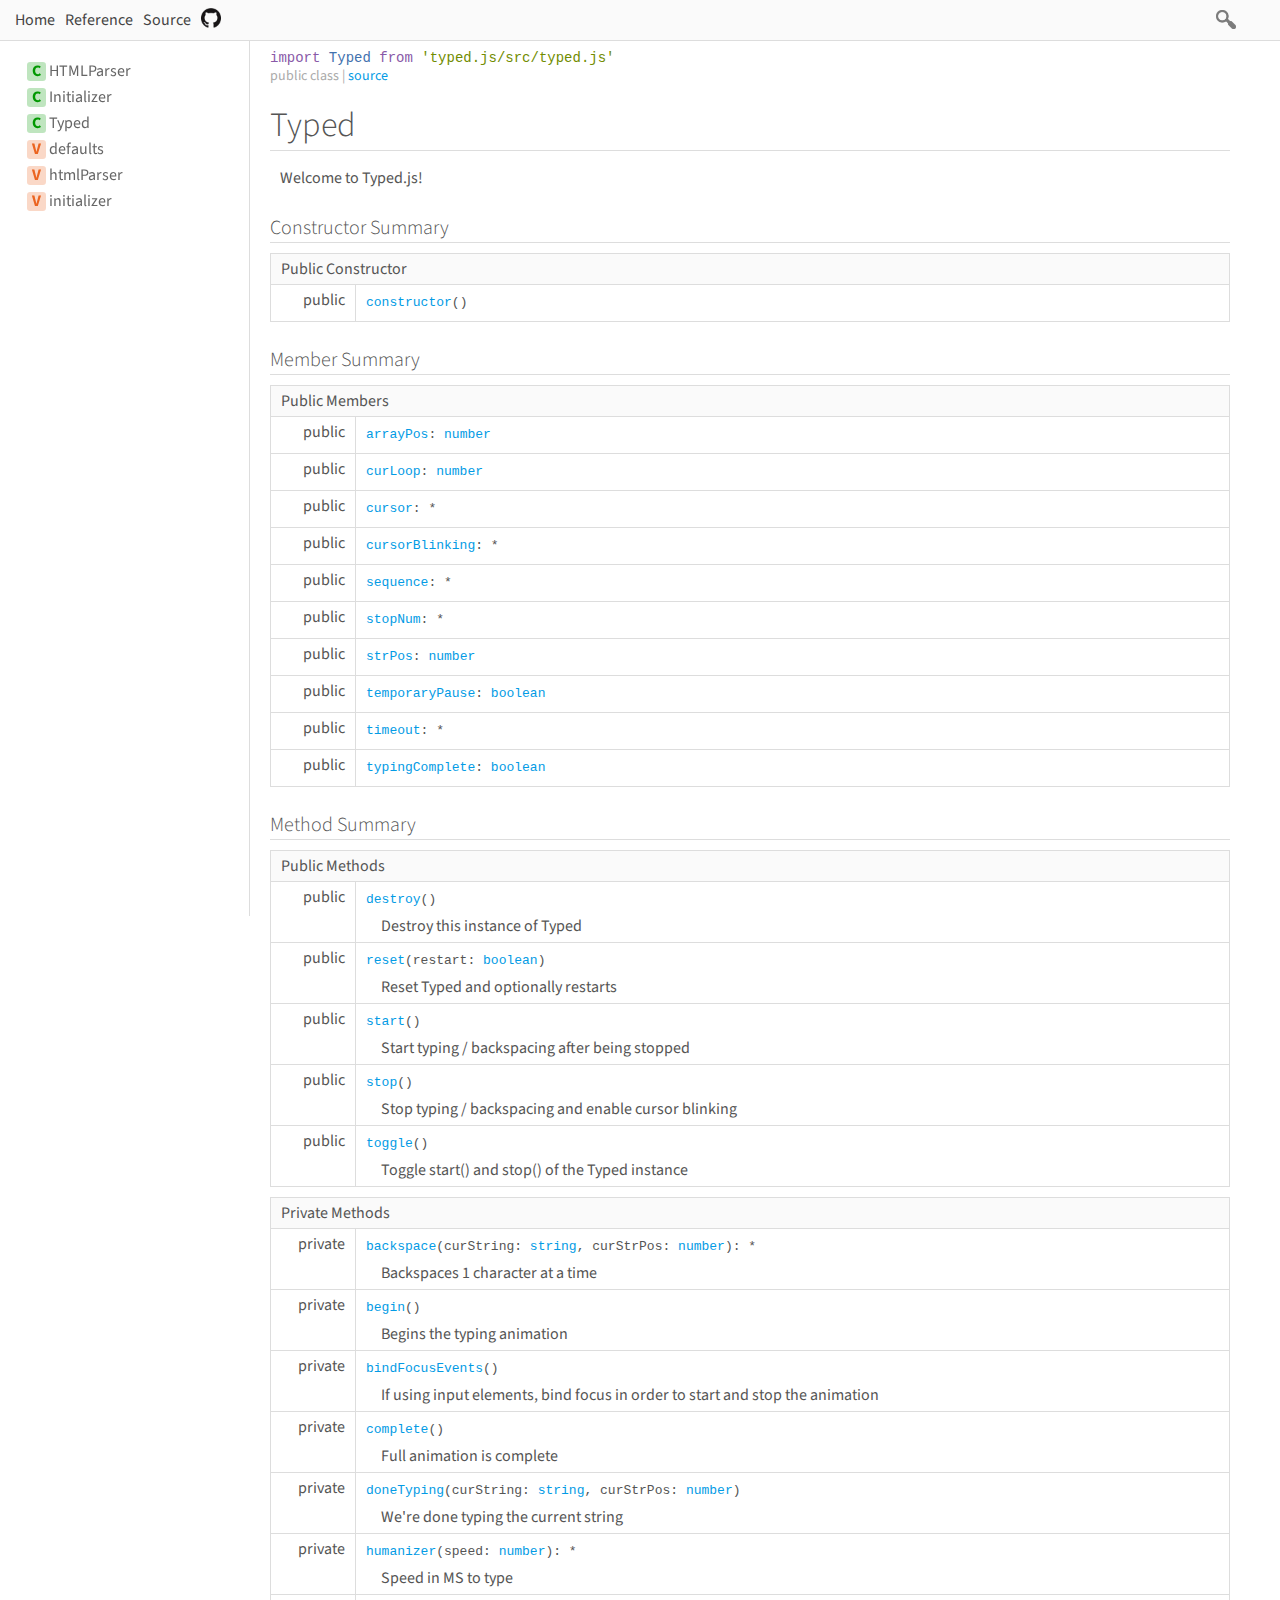
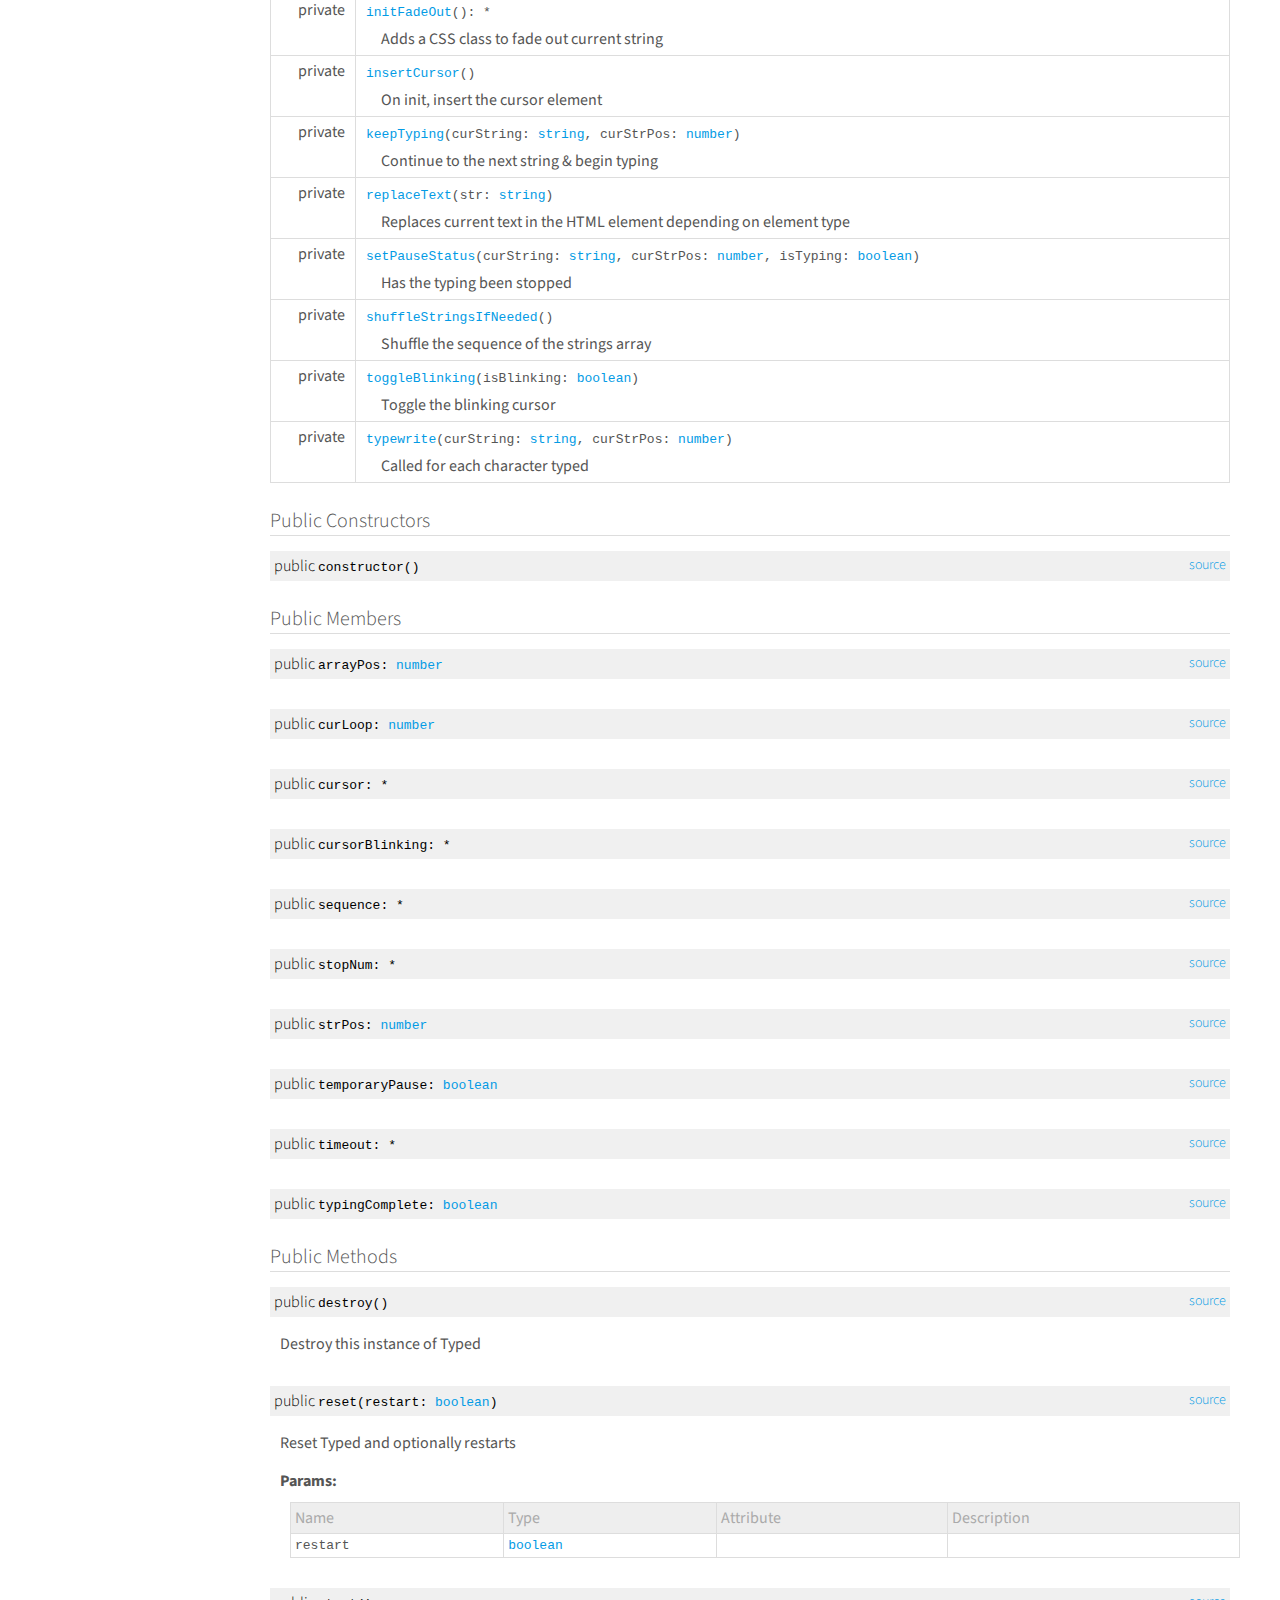
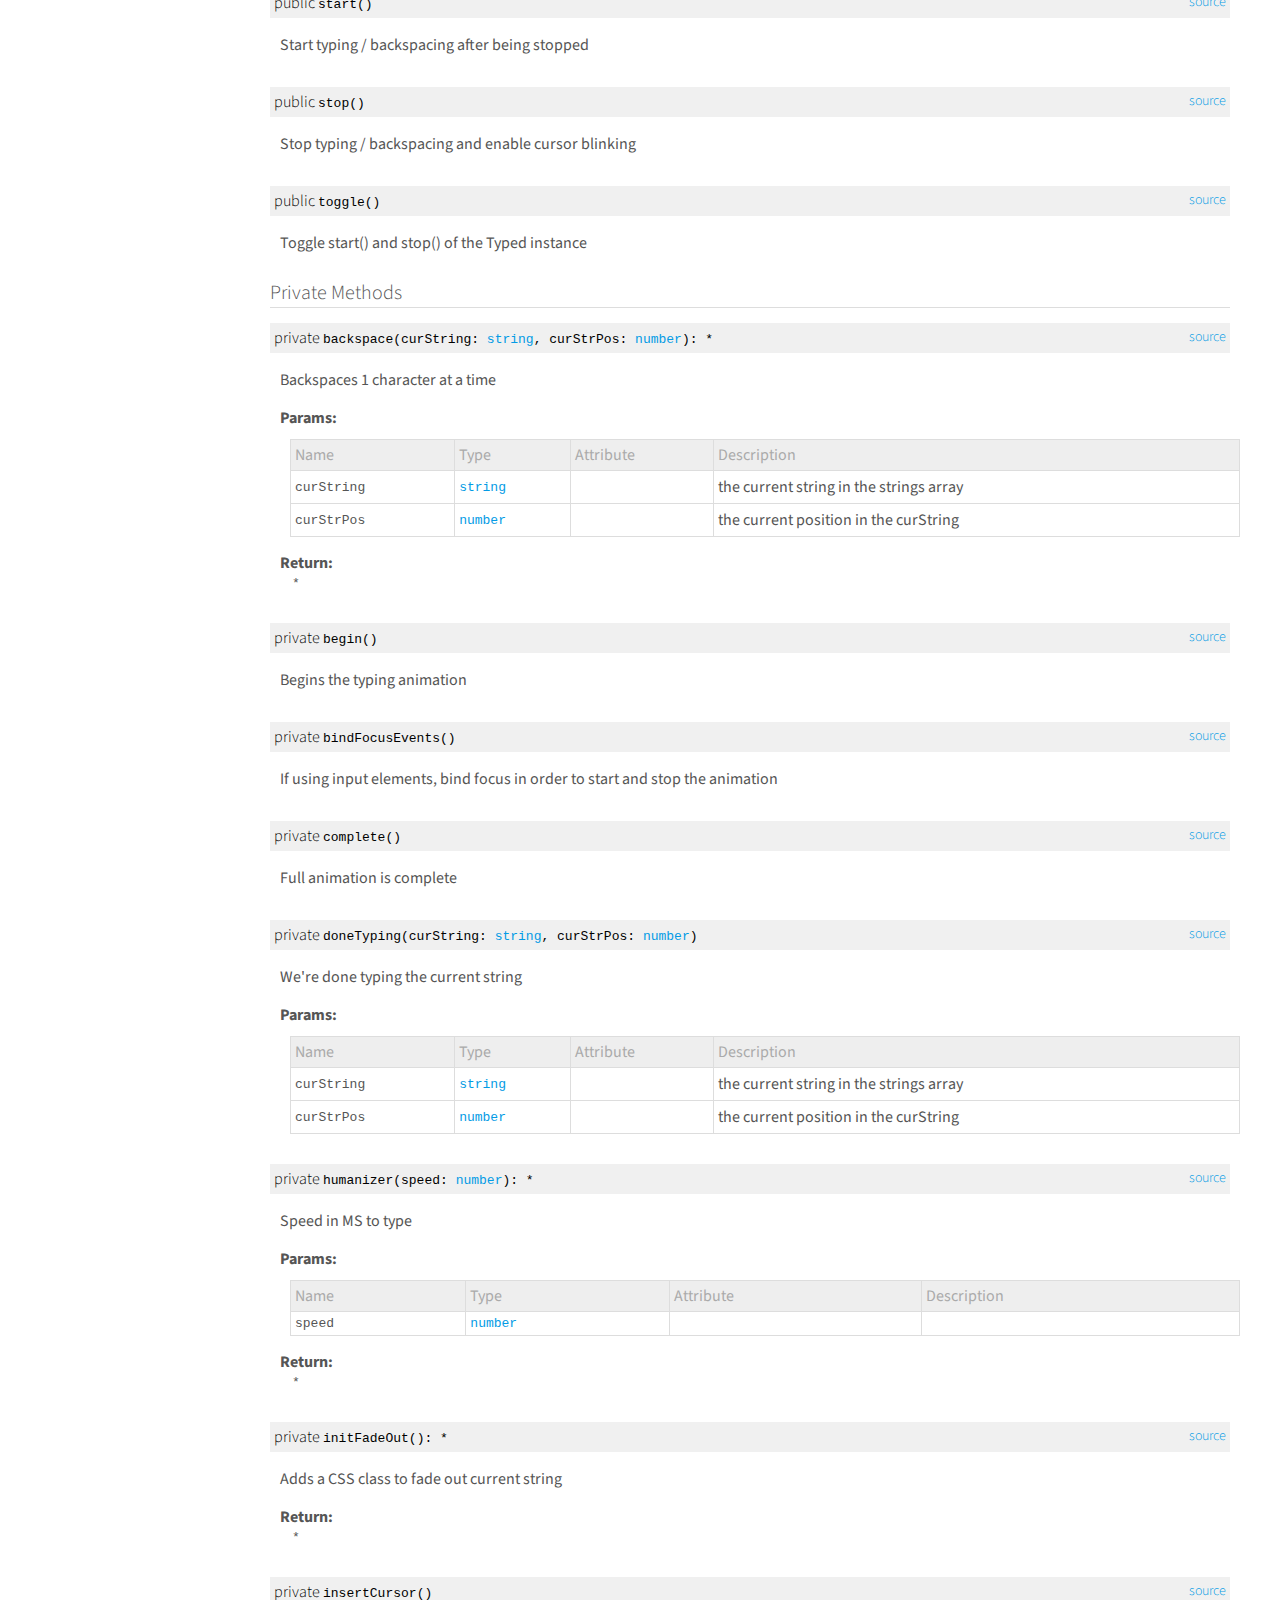
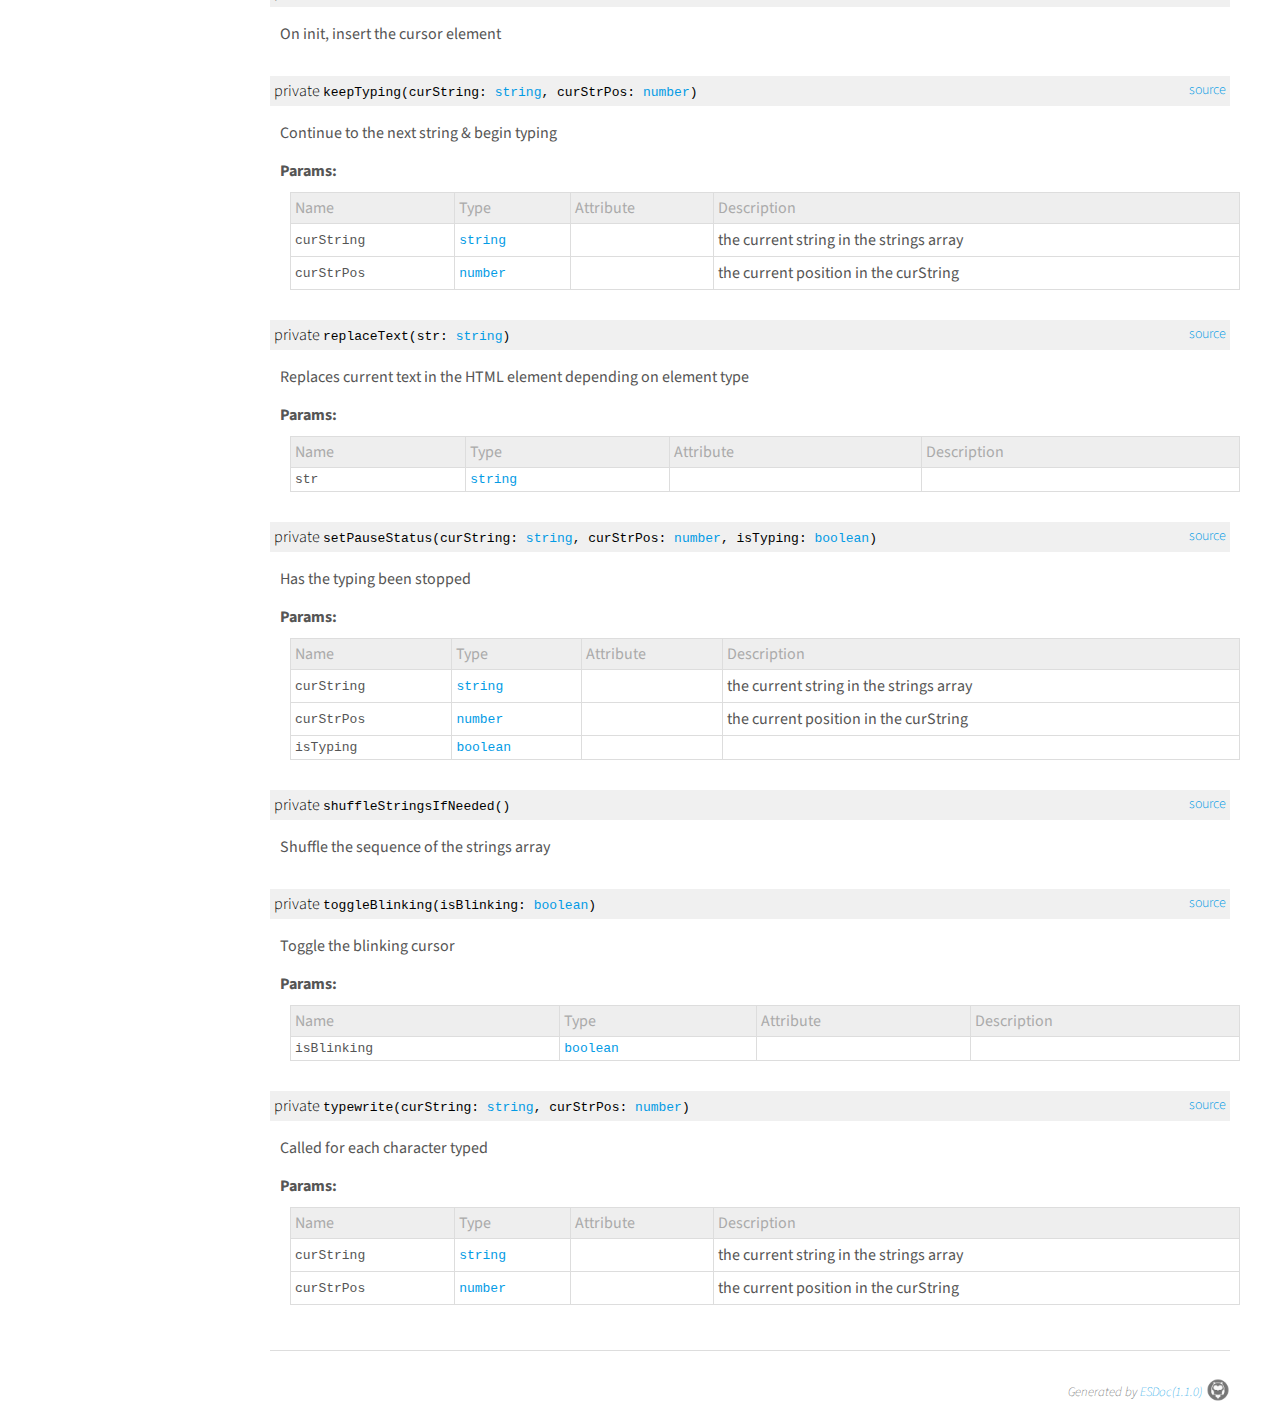
<file: mattboldt-typed.js-bd6a19d/docs/class/src/typed.js~Typed.html>
<!DOCTYPE html>
<html>
<head>
  <meta charset="utf-8">
  <base data-ice="baseUrl" href="../../">
  <title data-ice="title">Typed | typed.js</title>
  <link type="text/css" rel="stylesheet" href="css/style.css">
  <link type="text/css" rel="stylesheet" href="css/prettify-tomorrow.css">
  <script src="script/prettify/prettify.js"></script>
  <script src="script/manual.js"></script>
<meta name="description" content="A JavaScript Typing Animation Library"><meta property="twitter:card" content="summary"><meta property="twitter:title" content="typed.js"><meta property="twitter:description" content="A JavaScript Typing Animation Library"></head>
<body class="layout-container" data-ice="rootContainer">

<header>
  <a href="./">Home</a>
  
  <a href="identifiers.html">Reference</a>
  <a href="source.html">Source</a>
  
  <div class="search-box">
  <span>
    <img src="./image/search.png">
    <span class="search-input-edge"></span><input class="search-input"><span class="search-input-edge"></span>
  </span>
    <ul class="search-result"></ul>
  </div>
<a style="position:relative; top:3px;" href="https://github.com/mattboldt/typed.js"><img width="20px" src="./image/github.png"></a></header>

<nav class="navigation" data-ice="nav"><div>
  <ul>
    
  <li data-ice="doc"><span data-ice="kind" class="kind-class">C</span><span data-ice="name"><span><a href="class/src/html-parser.js~HTMLParser.html">HTMLParser</a></span></span></li>
<li data-ice="doc"><span data-ice="kind" class="kind-class">C</span><span data-ice="name"><span><a href="class/src/initializer.js~Initializer.html">Initializer</a></span></span></li>
<li data-ice="doc"><span data-ice="kind" class="kind-class">C</span><span data-ice="name"><span><a href="class/src/typed.js~Typed.html">Typed</a></span></span></li>
<li data-ice="doc"><span data-ice="kind" class="kind-variable">V</span><span data-ice="name"><span><a href="variable/index.html#static-variable-defaults">defaults</a></span></span></li>
<li data-ice="doc"><span data-ice="kind" class="kind-variable">V</span><span data-ice="name"><span><a href="variable/index.html#static-variable-htmlParser">htmlParser</a></span></span></li>
<li data-ice="doc"><span data-ice="kind" class="kind-variable">V</span><span data-ice="name"><span><a href="variable/index.html#static-variable-initializer">initializer</a></span></span></li>
</ul>
</div>
</nav>

<div class="content" data-ice="content"><div class="header-notice">
  <div data-ice="importPath" class="import-path"><pre class="prettyprint"><code data-ice="importPathCode">import Typed from &apos;<span><a href="file/src/typed.js.html#lineNumber10">typed.js/src/typed.js</a></span>&apos;</code></pre></div>
  <span data-ice="access">public</span>
  <span data-ice="kind">class</span>
  
  
  
  <span data-ice="source">| <span><a href="file/src/typed.js.html#lineNumber10">source</a></span></span>
</div>

<div class="self-detail detail">
  <h1 data-ice="name">Typed</h1>

  

  
  
  
  
  
  
  
  
  

  
  
  <div class="description" data-ice="description"><p>Welcome to Typed.js!</p>
</div>
  

  

  

  

  
</div>



<div data-ice="constructorSummary"><h2>Constructor Summary</h2><table class="summary" data-ice="summary">
  <thead><tr><td data-ice="title" colspan="3">Public Constructor</td></tr></thead>
  <tbody>
  
  <tr data-ice="target">
    <td>
      <span class="access" data-ice="access">public</span>
      
      
      
      <span class="override" data-ice="override"></span>
    </td>
    <td>
      <div>
        <p>
          
          
          
          <span class="code" data-ice="name"><span><a href="class/src/typed.js~Typed.html#instance-constructor-constructor">constructor</a></span></span><span class="code" data-ice="signature">()</span>
        </p>
      </div>
      <div>
        
        
        
      </div>
    </td>
    <td>
      
      
    </td>
  </tr>
</tbody>
</table>
</div>
<div data-ice="memberSummary"><h2>Member Summary</h2><table class="summary" data-ice="summary">
  <thead><tr><td data-ice="title" colspan="3">Public Members</td></tr></thead>
  <tbody>
  
  <tr data-ice="target">
    <td>
      <span class="access" data-ice="access">public</span>
      
      
      
      <span class="override" data-ice="override"></span>
    </td>
    <td>
      <div>
        <p>
          
          
          
          <span class="code" data-ice="name"><span><a href="class/src/typed.js~Typed.html#instance-member-arrayPos">arrayPos</a></span></span><span class="code" data-ice="signature">: <span><a href="https://developer.mozilla.org/en-US/docs/Web/JavaScript/Reference/Global_Objects/Number">number</a></span></span>
        </p>
      </div>
      <div>
        
        
        
      </div>
    </td>
    <td>
      
      
    </td>
  </tr>
<tr data-ice="target">
    <td>
      <span class="access" data-ice="access">public</span>
      
      
      
      <span class="override" data-ice="override"></span>
    </td>
    <td>
      <div>
        <p>
          
          
          
          <span class="code" data-ice="name"><span><a href="class/src/typed.js~Typed.html#instance-member-curLoop">curLoop</a></span></span><span class="code" data-ice="signature">: <span><a href="https://developer.mozilla.org/en-US/docs/Web/JavaScript/Reference/Global_Objects/Number">number</a></span></span>
        </p>
      </div>
      <div>
        
        
        
      </div>
    </td>
    <td>
      
      
    </td>
  </tr>
<tr data-ice="target">
    <td>
      <span class="access" data-ice="access">public</span>
      
      
      
      <span class="override" data-ice="override"></span>
    </td>
    <td>
      <div>
        <p>
          
          
          
          <span class="code" data-ice="name"><span><a href="class/src/typed.js~Typed.html#instance-member-cursor">cursor</a></span></span><span class="code" data-ice="signature">: <span>*</span></span>
        </p>
      </div>
      <div>
        
        
        
      </div>
    </td>
    <td>
      
      
    </td>
  </tr>
<tr data-ice="target">
    <td>
      <span class="access" data-ice="access">public</span>
      
      
      
      <span class="override" data-ice="override"></span>
    </td>
    <td>
      <div>
        <p>
          
          
          
          <span class="code" data-ice="name"><span><a href="class/src/typed.js~Typed.html#instance-member-cursorBlinking">cursorBlinking</a></span></span><span class="code" data-ice="signature">: <span>*</span></span>
        </p>
      </div>
      <div>
        
        
        
      </div>
    </td>
    <td>
      
      
    </td>
  </tr>
<tr data-ice="target">
    <td>
      <span class="access" data-ice="access">public</span>
      
      
      
      <span class="override" data-ice="override"></span>
    </td>
    <td>
      <div>
        <p>
          
          
          
          <span class="code" data-ice="name"><span><a href="class/src/typed.js~Typed.html#instance-member-sequence">sequence</a></span></span><span class="code" data-ice="signature">: <span>*</span></span>
        </p>
      </div>
      <div>
        
        
        
      </div>
    </td>
    <td>
      
      
    </td>
  </tr>
<tr data-ice="target">
    <td>
      <span class="access" data-ice="access">public</span>
      
      
      
      <span class="override" data-ice="override"></span>
    </td>
    <td>
      <div>
        <p>
          
          
          
          <span class="code" data-ice="name"><span><a href="class/src/typed.js~Typed.html#instance-member-stopNum">stopNum</a></span></span><span class="code" data-ice="signature">: <span>*</span></span>
        </p>
      </div>
      <div>
        
        
        
      </div>
    </td>
    <td>
      
      
    </td>
  </tr>
<tr data-ice="target">
    <td>
      <span class="access" data-ice="access">public</span>
      
      
      
      <span class="override" data-ice="override"></span>
    </td>
    <td>
      <div>
        <p>
          
          
          
          <span class="code" data-ice="name"><span><a href="class/src/typed.js~Typed.html#instance-member-strPos">strPos</a></span></span><span class="code" data-ice="signature">: <span><a href="https://developer.mozilla.org/en-US/docs/Web/JavaScript/Reference/Global_Objects/Number">number</a></span></span>
        </p>
      </div>
      <div>
        
        
        
      </div>
    </td>
    <td>
      
      
    </td>
  </tr>
<tr data-ice="target">
    <td>
      <span class="access" data-ice="access">public</span>
      
      
      
      <span class="override" data-ice="override"></span>
    </td>
    <td>
      <div>
        <p>
          
          
          
          <span class="code" data-ice="name"><span><a href="class/src/typed.js~Typed.html#instance-member-temporaryPause">temporaryPause</a></span></span><span class="code" data-ice="signature">: <span><a href="https://developer.mozilla.org/en-US/docs/Web/JavaScript/Reference/Global_Objects/Boolean">boolean</a></span></span>
        </p>
      </div>
      <div>
        
        
        
      </div>
    </td>
    <td>
      
      
    </td>
  </tr>
<tr data-ice="target">
    <td>
      <span class="access" data-ice="access">public</span>
      
      
      
      <span class="override" data-ice="override"></span>
    </td>
    <td>
      <div>
        <p>
          
          
          
          <span class="code" data-ice="name"><span><a href="class/src/typed.js~Typed.html#instance-member-timeout">timeout</a></span></span><span class="code" data-ice="signature">: <span>*</span></span>
        </p>
      </div>
      <div>
        
        
        
      </div>
    </td>
    <td>
      
      
    </td>
  </tr>
<tr data-ice="target">
    <td>
      <span class="access" data-ice="access">public</span>
      
      
      
      <span class="override" data-ice="override"></span>
    </td>
    <td>
      <div>
        <p>
          
          
          
          <span class="code" data-ice="name"><span><a href="class/src/typed.js~Typed.html#instance-member-typingComplete">typingComplete</a></span></span><span class="code" data-ice="signature">: <span><a href="https://developer.mozilla.org/en-US/docs/Web/JavaScript/Reference/Global_Objects/Boolean">boolean</a></span></span>
        </p>
      </div>
      <div>
        
        
        
      </div>
    </td>
    <td>
      
      
    </td>
  </tr>
</tbody>
</table>
</div>
<div data-ice="methodSummary"><h2>Method Summary</h2><table class="summary" data-ice="summary">
  <thead><tr><td data-ice="title" colspan="3">Public Methods</td></tr></thead>
  <tbody>
  
  <tr data-ice="target">
    <td>
      <span class="access" data-ice="access">public</span>
      
      
      
      <span class="override" data-ice="override"></span>
    </td>
    <td>
      <div>
        <p>
          
          
          
          <span class="code" data-ice="name"><span><a href="class/src/typed.js~Typed.html#instance-method-destroy">destroy</a></span></span><span class="code" data-ice="signature">()</span>
        </p>
      </div>
      <div>
        
        
        <div data-ice="description"><p>Destroy this instance of Typed</p>
</div>
      </div>
    </td>
    <td>
      
      
    </td>
  </tr>
<tr data-ice="target">
    <td>
      <span class="access" data-ice="access">public</span>
      
      
      
      <span class="override" data-ice="override"></span>
    </td>
    <td>
      <div>
        <p>
          
          
          
          <span class="code" data-ice="name"><span><a href="class/src/typed.js~Typed.html#instance-method-reset">reset</a></span></span><span class="code" data-ice="signature">(restart: <span><a href="https://developer.mozilla.org/en-US/docs/Web/JavaScript/Reference/Global_Objects/Boolean">boolean</a></span>)</span>
        </p>
      </div>
      <div>
        
        
        <div data-ice="description"><p>Reset Typed and optionally restarts</p>
</div>
      </div>
    </td>
    <td>
      
      
    </td>
  </tr>
<tr data-ice="target">
    <td>
      <span class="access" data-ice="access">public</span>
      
      
      
      <span class="override" data-ice="override"></span>
    </td>
    <td>
      <div>
        <p>
          
          
          
          <span class="code" data-ice="name"><span><a href="class/src/typed.js~Typed.html#instance-method-start">start</a></span></span><span class="code" data-ice="signature">()</span>
        </p>
      </div>
      <div>
        
        
        <div data-ice="description"><p>Start typing / backspacing after being stopped</p>
</div>
      </div>
    </td>
    <td>
      
      
    </td>
  </tr>
<tr data-ice="target">
    <td>
      <span class="access" data-ice="access">public</span>
      
      
      
      <span class="override" data-ice="override"></span>
    </td>
    <td>
      <div>
        <p>
          
          
          
          <span class="code" data-ice="name"><span><a href="class/src/typed.js~Typed.html#instance-method-stop">stop</a></span></span><span class="code" data-ice="signature">()</span>
        </p>
      </div>
      <div>
        
        
        <div data-ice="description"><p>Stop typing / backspacing and enable cursor blinking</p>
</div>
      </div>
    </td>
    <td>
      
      
    </td>
  </tr>
<tr data-ice="target">
    <td>
      <span class="access" data-ice="access">public</span>
      
      
      
      <span class="override" data-ice="override"></span>
    </td>
    <td>
      <div>
        <p>
          
          
          
          <span class="code" data-ice="name"><span><a href="class/src/typed.js~Typed.html#instance-method-toggle">toggle</a></span></span><span class="code" data-ice="signature">()</span>
        </p>
      </div>
      <div>
        
        
        <div data-ice="description"><p>Toggle start() and stop() of the Typed instance</p>
</div>
      </div>
    </td>
    <td>
      
      
    </td>
  </tr>
</tbody>
</table>
<table class="summary" data-ice="summary">
  <thead><tr><td data-ice="title" colspan="3">Private Methods</td></tr></thead>
  <tbody>
  
  <tr data-ice="target">
    <td>
      <span class="access" data-ice="access">private</span>
      
      
      
      <span class="override" data-ice="override"></span>
    </td>
    <td>
      <div>
        <p>
          
          
          
          <span class="code" data-ice="name"><span><a href="class/src/typed.js~Typed.html#instance-method-backspace">backspace</a></span></span><span class="code" data-ice="signature">(curString: <span><a href="https://developer.mozilla.org/en-US/docs/Web/JavaScript/Reference/Global_Objects/String">string</a></span>, curStrPos: <span><a href="https://developer.mozilla.org/en-US/docs/Web/JavaScript/Reference/Global_Objects/Number">number</a></span>): <span>*</span></span>
        </p>
      </div>
      <div>
        
        
        <div data-ice="description"><p>Backspaces 1 character at a time</p>
</div>
      </div>
    </td>
    <td>
      
      
    </td>
  </tr>
<tr data-ice="target">
    <td>
      <span class="access" data-ice="access">private</span>
      
      
      
      <span class="override" data-ice="override"></span>
    </td>
    <td>
      <div>
        <p>
          
          
          
          <span class="code" data-ice="name"><span><a href="class/src/typed.js~Typed.html#instance-method-begin">begin</a></span></span><span class="code" data-ice="signature">()</span>
        </p>
      </div>
      <div>
        
        
        <div data-ice="description"><p>Begins the typing animation</p>
</div>
      </div>
    </td>
    <td>
      
      
    </td>
  </tr>
<tr data-ice="target">
    <td>
      <span class="access" data-ice="access">private</span>
      
      
      
      <span class="override" data-ice="override"></span>
    </td>
    <td>
      <div>
        <p>
          
          
          
          <span class="code" data-ice="name"><span><a href="class/src/typed.js~Typed.html#instance-method-bindFocusEvents">bindFocusEvents</a></span></span><span class="code" data-ice="signature">()</span>
        </p>
      </div>
      <div>
        
        
        <div data-ice="description"><p>If using input elements, bind focus in order to
start and stop the animation</p>
</div>
      </div>
    </td>
    <td>
      
      
    </td>
  </tr>
<tr data-ice="target">
    <td>
      <span class="access" data-ice="access">private</span>
      
      
      
      <span class="override" data-ice="override"></span>
    </td>
    <td>
      <div>
        <p>
          
          
          
          <span class="code" data-ice="name"><span><a href="class/src/typed.js~Typed.html#instance-method-complete">complete</a></span></span><span class="code" data-ice="signature">()</span>
        </p>
      </div>
      <div>
        
        
        <div data-ice="description"><p>Full animation is complete</p>
</div>
      </div>
    </td>
    <td>
      
      
    </td>
  </tr>
<tr data-ice="target">
    <td>
      <span class="access" data-ice="access">private</span>
      
      
      
      <span class="override" data-ice="override"></span>
    </td>
    <td>
      <div>
        <p>
          
          
          
          <span class="code" data-ice="name"><span><a href="class/src/typed.js~Typed.html#instance-method-doneTyping">doneTyping</a></span></span><span class="code" data-ice="signature">(curString: <span><a href="https://developer.mozilla.org/en-US/docs/Web/JavaScript/Reference/Global_Objects/String">string</a></span>, curStrPos: <span><a href="https://developer.mozilla.org/en-US/docs/Web/JavaScript/Reference/Global_Objects/Number">number</a></span>)</span>
        </p>
      </div>
      <div>
        
        
        <div data-ice="description"><p>We&apos;re done typing the current string</p>
</div>
      </div>
    </td>
    <td>
      
      
    </td>
  </tr>
<tr data-ice="target">
    <td>
      <span class="access" data-ice="access">private</span>
      
      
      
      <span class="override" data-ice="override"></span>
    </td>
    <td>
      <div>
        <p>
          
          
          
          <span class="code" data-ice="name"><span><a href="class/src/typed.js~Typed.html#instance-method-humanizer">humanizer</a></span></span><span class="code" data-ice="signature">(speed: <span><a href="https://developer.mozilla.org/en-US/docs/Web/JavaScript/Reference/Global_Objects/Number">number</a></span>): <span>*</span></span>
        </p>
      </div>
      <div>
        
        
        <div data-ice="description"><p>Speed in MS to type</p>
</div>
      </div>
    </td>
    <td>
      
      
    </td>
  </tr>
<tr data-ice="target">
    <td>
      <span class="access" data-ice="access">private</span>
      
      
      
      <span class="override" data-ice="override"></span>
    </td>
    <td>
      <div>
        <p>
          
          
          
          <span class="code" data-ice="name"><span><a href="class/src/typed.js~Typed.html#instance-method-initFadeOut">initFadeOut</a></span></span><span class="code" data-ice="signature">(): <span>*</span></span>
        </p>
      </div>
      <div>
        
        
        <div data-ice="description"><p>Adds a CSS class to fade out current string</p>
</div>
      </div>
    </td>
    <td>
      
      
    </td>
  </tr>
<tr data-ice="target">
    <td>
      <span class="access" data-ice="access">private</span>
      
      
      
      <span class="override" data-ice="override"></span>
    </td>
    <td>
      <div>
        <p>
          
          
          
          <span class="code" data-ice="name"><span><a href="class/src/typed.js~Typed.html#instance-method-insertCursor">insertCursor</a></span></span><span class="code" data-ice="signature">()</span>
        </p>
      </div>
      <div>
        
        
        <div data-ice="description"><p>On init, insert the cursor element</p>
</div>
      </div>
    </td>
    <td>
      
      
    </td>
  </tr>
<tr data-ice="target">
    <td>
      <span class="access" data-ice="access">private</span>
      
      
      
      <span class="override" data-ice="override"></span>
    </td>
    <td>
      <div>
        <p>
          
          
          
          <span class="code" data-ice="name"><span><a href="class/src/typed.js~Typed.html#instance-method-keepTyping">keepTyping</a></span></span><span class="code" data-ice="signature">(curString: <span><a href="https://developer.mozilla.org/en-US/docs/Web/JavaScript/Reference/Global_Objects/String">string</a></span>, curStrPos: <span><a href="https://developer.mozilla.org/en-US/docs/Web/JavaScript/Reference/Global_Objects/Number">number</a></span>)</span>
        </p>
      </div>
      <div>
        
        
        <div data-ice="description"><p>Continue to the next string &amp; begin typing</p>
</div>
      </div>
    </td>
    <td>
      
      
    </td>
  </tr>
<tr data-ice="target">
    <td>
      <span class="access" data-ice="access">private</span>
      
      
      
      <span class="override" data-ice="override"></span>
    </td>
    <td>
      <div>
        <p>
          
          
          
          <span class="code" data-ice="name"><span><a href="class/src/typed.js~Typed.html#instance-method-replaceText">replaceText</a></span></span><span class="code" data-ice="signature">(str: <span><a href="https://developer.mozilla.org/en-US/docs/Web/JavaScript/Reference/Global_Objects/String">string</a></span>)</span>
        </p>
      </div>
      <div>
        
        
        <div data-ice="description"><p>Replaces current text in the HTML element
depending on element type</p>
</div>
      </div>
    </td>
    <td>
      
      
    </td>
  </tr>
<tr data-ice="target">
    <td>
      <span class="access" data-ice="access">private</span>
      
      
      
      <span class="override" data-ice="override"></span>
    </td>
    <td>
      <div>
        <p>
          
          
          
          <span class="code" data-ice="name"><span><a href="class/src/typed.js~Typed.html#instance-method-setPauseStatus">setPauseStatus</a></span></span><span class="code" data-ice="signature">(curString: <span><a href="https://developer.mozilla.org/en-US/docs/Web/JavaScript/Reference/Global_Objects/String">string</a></span>, curStrPos: <span><a href="https://developer.mozilla.org/en-US/docs/Web/JavaScript/Reference/Global_Objects/Number">number</a></span>, isTyping: <span><a href="https://developer.mozilla.org/en-US/docs/Web/JavaScript/Reference/Global_Objects/Boolean">boolean</a></span>)</span>
        </p>
      </div>
      <div>
        
        
        <div data-ice="description"><p>Has the typing been stopped</p>
</div>
      </div>
    </td>
    <td>
      
      
    </td>
  </tr>
<tr data-ice="target">
    <td>
      <span class="access" data-ice="access">private</span>
      
      
      
      <span class="override" data-ice="override"></span>
    </td>
    <td>
      <div>
        <p>
          
          
          
          <span class="code" data-ice="name"><span><a href="class/src/typed.js~Typed.html#instance-method-shuffleStringsIfNeeded">shuffleStringsIfNeeded</a></span></span><span class="code" data-ice="signature">()</span>
        </p>
      </div>
      <div>
        
        
        <div data-ice="description"><p>Shuffle the sequence of the strings array</p>
</div>
      </div>
    </td>
    <td>
      
      
    </td>
  </tr>
<tr data-ice="target">
    <td>
      <span class="access" data-ice="access">private</span>
      
      
      
      <span class="override" data-ice="override"></span>
    </td>
    <td>
      <div>
        <p>
          
          
          
          <span class="code" data-ice="name"><span><a href="class/src/typed.js~Typed.html#instance-method-toggleBlinking">toggleBlinking</a></span></span><span class="code" data-ice="signature">(isBlinking: <span><a href="https://developer.mozilla.org/en-US/docs/Web/JavaScript/Reference/Global_Objects/Boolean">boolean</a></span>)</span>
        </p>
      </div>
      <div>
        
        
        <div data-ice="description"><p>Toggle the blinking cursor</p>
</div>
      </div>
    </td>
    <td>
      
      
    </td>
  </tr>
<tr data-ice="target">
    <td>
      <span class="access" data-ice="access">private</span>
      
      
      
      <span class="override" data-ice="override"></span>
    </td>
    <td>
      <div>
        <p>
          
          
          
          <span class="code" data-ice="name"><span><a href="class/src/typed.js~Typed.html#instance-method-typewrite">typewrite</a></span></span><span class="code" data-ice="signature">(curString: <span><a href="https://developer.mozilla.org/en-US/docs/Web/JavaScript/Reference/Global_Objects/String">string</a></span>, curStrPos: <span><a href="https://developer.mozilla.org/en-US/docs/Web/JavaScript/Reference/Global_Objects/Number">number</a></span>)</span>
        </p>
      </div>
      <div>
        
        
        <div data-ice="description"><p>Called for each character typed</p>
</div>
      </div>
    </td>
    <td>
      
      
    </td>
  </tr>
</tbody>
</table>
</div>





<div data-ice="constructorDetails"><h2 data-ice="title">Public Constructors</h2>

<div class="detail" data-ice="detail">
  <h3 data-ice="anchor" id="instance-constructor-constructor">
    <span class="access" data-ice="access">public</span>
    
    
    
    
    
    <span class="code" data-ice="name">constructor</span><span class="code" data-ice="signature">()</span>
    <span class="right-info">
      
      
      <span data-ice="source"><span><a href="file/src/typed.js.html#lineNumber11">source</a></span></span>
    </span>
  </h3>

  
  
  
  

  

  <div data-ice="properties">
</div>

  

  

  

  

  

  

  

  
  
</div>
</div>
<div data-ice="memberDetails"><h2 data-ice="title">Public Members</h2>

<div class="detail" data-ice="detail">
  <h3 data-ice="anchor" id="instance-member-arrayPos">
    <span class="access" data-ice="access">public</span>
    
    
    
    
    
    <span class="code" data-ice="name">arrayPos</span><span class="code" data-ice="signature">: <span><a href="https://developer.mozilla.org/en-US/docs/Web/JavaScript/Reference/Global_Objects/Number">number</a></span></span>
    <span class="right-info">
      
      
      <span data-ice="source"><span><a href="file/src/typed.js.html#lineNumber76">source</a></span></span>
    </span>
  </h3>

  
  
  
  

  

  <div data-ice="properties">
</div>

  

  

  

  

  

  

  

  
  
</div>
<div class="detail" data-ice="detail">
  <h3 data-ice="anchor" id="instance-member-curLoop">
    <span class="access" data-ice="access">public</span>
    
    
    
    
    
    <span class="code" data-ice="name">curLoop</span><span class="code" data-ice="signature">: <span><a href="https://developer.mozilla.org/en-US/docs/Web/JavaScript/Reference/Global_Objects/Number">number</a></span></span>
    <span class="right-info">
      
      
      <span data-ice="source"><span><a href="file/src/typed.js.html#lineNumber77">source</a></span></span>
    </span>
  </h3>

  
  
  
  

  

  <div data-ice="properties">
</div>

  

  

  

  

  

  

  

  
  
</div>
<div class="detail" data-ice="detail">
  <h3 data-ice="anchor" id="instance-member-cursor">
    <span class="access" data-ice="access">public</span>
    
    
    
    
    
    <span class="code" data-ice="name">cursor</span><span class="code" data-ice="signature">: <span>*</span></span>
    <span class="right-info">
      
      
      <span data-ice="source"><span><a href="file/src/typed.js.html#lineNumber73">source</a></span></span>
    </span>
  </h3>

  
  
  
  

  

  <div data-ice="properties">
</div>

  

  

  

  

  

  

  

  
  
</div>
<div class="detail" data-ice="detail">
  <h3 data-ice="anchor" id="instance-member-cursorBlinking">
    <span class="access" data-ice="access">public</span>
    
    
    
    
    
    <span class="code" data-ice="name">cursorBlinking</span><span class="code" data-ice="signature">: <span>*</span></span>
    <span class="right-info">
      
      
      <span data-ice="source"><span><a href="file/src/typed.js.html#lineNumber334">source</a></span></span>
    </span>
  </h3>

  
  
  
  

  

  <div data-ice="properties">
</div>

  

  

  

  

  

  

  

  
  
</div>
<div class="detail" data-ice="detail">
  <h3 data-ice="anchor" id="instance-member-sequence">
    <span class="access" data-ice="access">public</span>
    
    
    
    
    
    <span class="code" data-ice="name">sequence</span><span class="code" data-ice="signature">: <span>*</span></span>
    <span class="right-info">
      
      
      <span data-ice="source"><span><a href="file/src/typed.js.html#lineNumber357">source</a></span></span>
    </span>
  </h3>

  
  
  
  

  

  <div data-ice="properties">
</div>

  

  

  

  

  

  

  

  
  
</div>
<div class="detail" data-ice="detail">
  <h3 data-ice="anchor" id="instance-member-stopNum">
    <span class="access" data-ice="access">public</span>
    
    
    
    
    
    <span class="code" data-ice="name">stopNum</span><span class="code" data-ice="signature">: <span>*</span></span>
    <span class="right-info">
      
      
      <span data-ice="source"><span><a href="file/src/typed.js.html#lineNumber267">source</a></span></span>
    </span>
  </h3>

  
  
  
  

  

  <div data-ice="properties">
</div>

  

  

  

  

  

  

  

  
  
</div>
<div class="detail" data-ice="detail">
  <h3 data-ice="anchor" id="instance-member-strPos">
    <span class="access" data-ice="access">public</span>
    
    
    
    
    
    <span class="code" data-ice="name">strPos</span><span class="code" data-ice="signature">: <span><a href="https://developer.mozilla.org/en-US/docs/Web/JavaScript/Reference/Global_Objects/Number">number</a></span></span>
    <span class="right-info">
      
      
      <span data-ice="source"><span><a href="file/src/typed.js.html#lineNumber75">source</a></span></span>
    </span>
  </h3>

  
  
  
  

  

  <div data-ice="properties">
</div>

  

  

  

  

  

  

  

  
  
</div>
<div class="detail" data-ice="detail">
  <h3 data-ice="anchor" id="instance-member-temporaryPause">
    <span class="access" data-ice="access">public</span>
    
    
    
    
    
    <span class="code" data-ice="name">temporaryPause</span><span class="code" data-ice="signature">: <span><a href="https://developer.mozilla.org/en-US/docs/Web/JavaScript/Reference/Global_Objects/Boolean">boolean</a></span></span>
    <span class="right-info">
      
      
      <span data-ice="source"><span><a href="file/src/typed.js.html#lineNumber142">source</a></span></span>
    </span>
  </h3>

  
  
  
  

  

  <div data-ice="properties">
</div>

  

  

  

  

  

  

  

  
  
</div>
<div class="detail" data-ice="detail">
  <h3 data-ice="anchor" id="instance-member-timeout">
    <span class="access" data-ice="access">public</span>
    
    
    
    
    
    <span class="code" data-ice="name">timeout</span><span class="code" data-ice="signature">: <span>*</span></span>
    <span class="right-info">
      
      
      <span data-ice="source"><span><a href="file/src/typed.js.html#lineNumber95">source</a></span></span>
    </span>
  </h3>

  
  
  
  

  

  <div data-ice="properties">
</div>

  

  

  

  

  

  

  

  
  
</div>
<div class="detail" data-ice="detail">
  <h3 data-ice="anchor" id="instance-member-typingComplete">
    <span class="access" data-ice="access">public</span>
    
    
    
    
    
    <span class="code" data-ice="name">typingComplete</span><span class="code" data-ice="signature">: <span><a href="https://developer.mozilla.org/en-US/docs/Web/JavaScript/Reference/Global_Objects/Boolean">boolean</a></span></span>
    <span class="right-info">
      
      
      <span data-ice="source"><span><a href="file/src/typed.js.html#lineNumber91">source</a></span></span>
    </span>
  </h3>

  
  
  
  

  

  <div data-ice="properties">
</div>

  

  

  

  

  

  

  

  
  
</div>
</div>
<div data-ice="methodDetails"><h2 data-ice="title">Public Methods</h2>

<div class="detail" data-ice="detail">
  <h3 data-ice="anchor" id="instance-method-destroy">
    <span class="access" data-ice="access">public</span>
    
    
    
    
    
    <span class="code" data-ice="name">destroy</span><span class="code" data-ice="signature">()</span>
    <span class="right-info">
      
      
      <span data-ice="source"><span><a href="file/src/typed.js.html#lineNumber58">source</a></span></span>
    </span>
  </h3>

  
  
  
  <div data-ice="description"><p>Destroy this instance of Typed</p>
</div>

  

  <div data-ice="properties">
</div>

  

  

  

  

  

  

  

  
  
</div>
<div class="detail" data-ice="detail">
  <h3 data-ice="anchor" id="instance-method-reset">
    <span class="access" data-ice="access">public</span>
    
    
    
    
    
    <span class="code" data-ice="name">reset</span><span class="code" data-ice="signature">(restart: <span><a href="https://developer.mozilla.org/en-US/docs/Web/JavaScript/Reference/Global_Objects/Boolean">boolean</a></span>)</span>
    <span class="right-info">
      
      
      <span data-ice="source"><span><a href="file/src/typed.js.html#lineNumber68">source</a></span></span>
    </span>
  </h3>

  
  
  
  <div data-ice="description"><p>Reset Typed and optionally restarts</p>
</div>

  

  <div data-ice="properties"><div data-ice="properties">
  <h4 data-ice="title">Params:</h4>
  <table class="params">
    <thead>
    <tr><td>Name</td><td>Type</td><td>Attribute</td><td>Description</td></tr>
    </thead>
    <tbody>
    
    <tr data-ice="property" data-depth="0">
      <td data-ice="name" class="code" data-depth="0">restart</td>
      <td data-ice="type" class="code"><span><a href="https://developer.mozilla.org/en-US/docs/Web/JavaScript/Reference/Global_Objects/Boolean">boolean</a></span></td>
      <td data-ice="appendix"></td>
      <td data-ice="description"></td>
    </tr>
</tbody>
  </table>
</div>
</div>

  

  

  

  

  

  

  

  
  
</div>
<div class="detail" data-ice="detail">
  <h3 data-ice="anchor" id="instance-method-start">
    <span class="access" data-ice="access">public</span>
    
    
    
    
    
    <span class="code" data-ice="name">start</span><span class="code" data-ice="signature">()</span>
    <span class="right-info">
      
      
      <span data-ice="source"><span><a href="file/src/typed.js.html#lineNumber42">source</a></span></span>
    </span>
  </h3>

  
  
  
  <div data-ice="description"><p>Start typing / backspacing after being stopped</p>
</div>

  

  <div data-ice="properties">
</div>

  

  

  

  

  

  

  

  
  
</div>
<div class="detail" data-ice="detail">
  <h3 data-ice="anchor" id="instance-method-stop">
    <span class="access" data-ice="access">public</span>
    
    
    
    
    
    <span class="code" data-ice="name">stop</span><span class="code" data-ice="signature">()</span>
    <span class="right-info">
      
      
      <span data-ice="source"><span><a href="file/src/typed.js.html#lineNumber30">source</a></span></span>
    </span>
  </h3>

  
  
  
  <div data-ice="description"><p>Stop typing / backspacing and enable cursor blinking</p>
</div>

  

  <div data-ice="properties">
</div>

  

  

  

  

  

  

  

  
  
</div>
<div class="detail" data-ice="detail">
  <h3 data-ice="anchor" id="instance-method-toggle">
    <span class="access" data-ice="access">public</span>
    
    
    
    
    
    <span class="code" data-ice="name">toggle</span><span class="code" data-ice="signature">()</span>
    <span class="right-info">
      
      
      <span data-ice="source"><span><a href="file/src/typed.js.html#lineNumber22">source</a></span></span>
    </span>
  </h3>

  
  
  
  <div data-ice="description"><p>Toggle start() and stop() of the Typed instance</p>
</div>

  

  <div data-ice="properties">
</div>

  

  

  

  

  

  

  

  
  
</div>
<h2 data-ice="title">Private Methods</h2>

<div class="detail" data-ice="detail">
  <h3 data-ice="anchor" id="instance-method-backspace">
    <span class="access" data-ice="access">private</span>
    
    
    
    
    
    <span class="code" data-ice="name">backspace</span><span class="code" data-ice="signature">(curString: <span><a href="https://developer.mozilla.org/en-US/docs/Web/JavaScript/Reference/Global_Objects/String">string</a></span>, curStrPos: <span><a href="https://developer.mozilla.org/en-US/docs/Web/JavaScript/Reference/Global_Objects/Number">number</a></span>): <span>*</span></span>
    <span class="right-info">
      
      
      <span data-ice="source"><span><a href="file/src/typed.js.html#lineNumber243">source</a></span></span>
    </span>
  </h3>

  
  
  
  <div data-ice="description"><p>Backspaces 1 character at a time</p>
</div>

  

  <div data-ice="properties"><div data-ice="properties">
  <h4 data-ice="title">Params:</h4>
  <table class="params">
    <thead>
    <tr><td>Name</td><td>Type</td><td>Attribute</td><td>Description</td></tr>
    </thead>
    <tbody>
    
    <tr data-ice="property" data-depth="0">
      <td data-ice="name" class="code" data-depth="0">curString</td>
      <td data-ice="type" class="code"><span><a href="https://developer.mozilla.org/en-US/docs/Web/JavaScript/Reference/Global_Objects/String">string</a></span></td>
      <td data-ice="appendix"></td>
      <td data-ice="description"><p>the current string in the strings array</p>
</td>
    </tr>
<tr data-ice="property" data-depth="0">
      <td data-ice="name" class="code" data-depth="0">curStrPos</td>
      <td data-ice="type" class="code"><span><a href="https://developer.mozilla.org/en-US/docs/Web/JavaScript/Reference/Global_Objects/Number">number</a></span></td>
      <td data-ice="appendix"></td>
      <td data-ice="description"><p>the current position in the curString</p>
</td>
    </tr>
</tbody>
  </table>
</div>
</div>

  <div class="return-params" data-ice="returnParams">
    <h4>Return:</h4>
    <table>
      <tbody>
        <tr>
          <td class="return-type code" data-ice="returnType"><span>*</span></td>
          
        </tr>
      </tbody>
    </table>
    <div data-ice="returnProperties">
</div>
  </div>

  

  

  

  

  

  

  
  
</div>
<div class="detail" data-ice="detail">
  <h3 data-ice="anchor" id="instance-method-begin">
    <span class="access" data-ice="access">private</span>
    
    
    
    
    
    <span class="code" data-ice="name">begin</span><span class="code" data-ice="signature">()</span>
    <span class="right-info">
      
      
      <span data-ice="source"><span><a href="file/src/typed.js.html#lineNumber89">source</a></span></span>
    </span>
  </h3>

  
  
  
  <div data-ice="description"><p>Begins the typing animation</p>
</div>

  

  <div data-ice="properties">
</div>

  

  

  

  

  

  

  

  
  
</div>
<div class="detail" data-ice="detail">
  <h3 data-ice="anchor" id="instance-method-bindFocusEvents">
    <span class="access" data-ice="access">private</span>
    
    
    
    
    
    <span class="code" data-ice="name">bindFocusEvents</span><span class="code" data-ice="signature">()</span>
    <span class="right-info">
      
      
      <span data-ice="source"><span><a href="file/src/typed.js.html#lineNumber406">source</a></span></span>
    </span>
  </h3>

  
  
  
  <div data-ice="description"><p>If using input elements, bind focus in order to
start and stop the animation</p>
</div>

  

  <div data-ice="properties">
</div>

  

  

  

  

  

  

  

  
  
</div>
<div class="detail" data-ice="detail">
  <h3 data-ice="anchor" id="instance-method-complete">
    <span class="access" data-ice="access">private</span>
    
    
    
    
    
    <span class="code" data-ice="name">complete</span><span class="code" data-ice="signature">()</span>
    <span class="right-info">
      
      
      <span data-ice="source"><span><a href="file/src/typed.js.html#lineNumber302">source</a></span></span>
    </span>
  </h3>

  
  
  
  <div data-ice="description"><p>Full animation is complete</p>
</div>

  

  <div data-ice="properties">
</div>

  

  

  

  

  

  

  

  
  
</div>
<div class="detail" data-ice="detail">
  <h3 data-ice="anchor" id="instance-method-doneTyping">
    <span class="access" data-ice="access">private</span>
    
    
    
    
    
    <span class="code" data-ice="name">doneTyping</span><span class="code" data-ice="signature">(curString: <span><a href="https://developer.mozilla.org/en-US/docs/Web/JavaScript/Reference/Global_Objects/String">string</a></span>, curStrPos: <span><a href="https://developer.mozilla.org/en-US/docs/Web/JavaScript/Reference/Global_Objects/Number">number</a></span>)</span>
    <span class="right-info">
      
      
      <span data-ice="source"><span><a href="file/src/typed.js.html#lineNumber219">source</a></span></span>
    </span>
  </h3>

  
  
  
  <div data-ice="description"><p>We&apos;re done typing the current string</p>
</div>

  

  <div data-ice="properties"><div data-ice="properties">
  <h4 data-ice="title">Params:</h4>
  <table class="params">
    <thead>
    <tr><td>Name</td><td>Type</td><td>Attribute</td><td>Description</td></tr>
    </thead>
    <tbody>
    
    <tr data-ice="property" data-depth="0">
      <td data-ice="name" class="code" data-depth="0">curString</td>
      <td data-ice="type" class="code"><span><a href="https://developer.mozilla.org/en-US/docs/Web/JavaScript/Reference/Global_Objects/String">string</a></span></td>
      <td data-ice="appendix"></td>
      <td data-ice="description"><p>the current string in the strings array</p>
</td>
    </tr>
<tr data-ice="property" data-depth="0">
      <td data-ice="name" class="code" data-depth="0">curStrPos</td>
      <td data-ice="type" class="code"><span><a href="https://developer.mozilla.org/en-US/docs/Web/JavaScript/Reference/Global_Objects/Number">number</a></span></td>
      <td data-ice="appendix"></td>
      <td data-ice="description"><p>the current position in the curString</p>
</td>
    </tr>
</tbody>
  </table>
</div>
</div>

  

  

  

  

  

  

  

  
  
</div>
<div class="detail" data-ice="detail">
  <h3 data-ice="anchor" id="instance-method-humanizer">
    <span class="access" data-ice="access">private</span>
    
    
    
    
    
    <span class="code" data-ice="name">humanizer</span><span class="code" data-ice="signature">(speed: <span><a href="https://developer.mozilla.org/en-US/docs/Web/JavaScript/Reference/Global_Objects/Number">number</a></span>): <span>*</span></span>
    <span class="right-info">
      
      
      <span data-ice="source"><span><a href="file/src/typed.js.html#lineNumber347">source</a></span></span>
    </span>
  </h3>

  
  
  
  <div data-ice="description"><p>Speed in MS to type</p>
</div>

  

  <div data-ice="properties"><div data-ice="properties">
  <h4 data-ice="title">Params:</h4>
  <table class="params">
    <thead>
    <tr><td>Name</td><td>Type</td><td>Attribute</td><td>Description</td></tr>
    </thead>
    <tbody>
    
    <tr data-ice="property" data-depth="0">
      <td data-ice="name" class="code" data-depth="0">speed</td>
      <td data-ice="type" class="code"><span><a href="https://developer.mozilla.org/en-US/docs/Web/JavaScript/Reference/Global_Objects/Number">number</a></span></td>
      <td data-ice="appendix"></td>
      <td data-ice="description"></td>
    </tr>
</tbody>
  </table>
</div>
</div>

  <div class="return-params" data-ice="returnParams">
    <h4>Return:</h4>
    <table>
      <tbody>
        <tr>
          <td class="return-type code" data-ice="returnType"><span>*</span></td>
          
        </tr>
      </tbody>
    </table>
    <div data-ice="returnProperties">
</div>
  </div>

  

  

  

  

  

  

  
  
</div>
<div class="detail" data-ice="detail">
  <h3 data-ice="anchor" id="instance-method-initFadeOut">
    <span class="access" data-ice="access">private</span>
    
    
    
    
    
    <span class="code" data-ice="name">initFadeOut</span><span class="code" data-ice="signature">(): <span>*</span></span>
    <span class="right-info">
      
      
      <span data-ice="source"><span><a href="file/src/typed.js.html#lineNumber364">source</a></span></span>
    </span>
  </h3>

  
  
  
  <div data-ice="description"><p>Adds a CSS class to fade out current string</p>
</div>

  

  <div data-ice="properties">
</div>

  <div class="return-params" data-ice="returnParams">
    <h4>Return:</h4>
    <table>
      <tbody>
        <tr>
          <td class="return-type code" data-ice="returnType"><span>*</span></td>
          
        </tr>
      </tbody>
    </table>
    <div data-ice="returnProperties">
</div>
  </div>

  

  

  

  

  

  

  
  
</div>
<div class="detail" data-ice="detail">
  <h3 data-ice="anchor" id="instance-method-insertCursor">
    <span class="access" data-ice="access">private</span>
    
    
    
    
    
    <span class="code" data-ice="name">insertCursor</span><span class="code" data-ice="signature">()</span>
    <span class="right-info">
      
      
      <span data-ice="source"><span><a href="file/src/typed.js.html#lineNumber423">source</a></span></span>
    </span>
  </h3>

  
  
  
  <div data-ice="description"><p>On init, insert the cursor element</p>
</div>

  

  <div data-ice="properties">
</div>

  

  

  

  

  

  

  

  
  
</div>
<div class="detail" data-ice="detail">
  <h3 data-ice="anchor" id="instance-method-keepTyping">
    <span class="access" data-ice="access">private</span>
    
    
    
    
    
    <span class="code" data-ice="name">keepTyping</span><span class="code" data-ice="signature">(curString: <span><a href="https://developer.mozilla.org/en-US/docs/Web/JavaScript/Reference/Global_Objects/String">string</a></span>, curStrPos: <span><a href="https://developer.mozilla.org/en-US/docs/Web/JavaScript/Reference/Global_Objects/Number">number</a></span>)</span>
    <span class="right-info">
      
      
      <span data-ice="source"><span><a href="file/src/typed.js.html#lineNumber198">source</a></span></span>
    </span>
  </h3>

  
  
  
  <div data-ice="description"><p>Continue to the next string &amp; begin typing</p>
</div>

  

  <div data-ice="properties"><div data-ice="properties">
  <h4 data-ice="title">Params:</h4>
  <table class="params">
    <thead>
    <tr><td>Name</td><td>Type</td><td>Attribute</td><td>Description</td></tr>
    </thead>
    <tbody>
    
    <tr data-ice="property" data-depth="0">
      <td data-ice="name" class="code" data-depth="0">curString</td>
      <td data-ice="type" class="code"><span><a href="https://developer.mozilla.org/en-US/docs/Web/JavaScript/Reference/Global_Objects/String">string</a></span></td>
      <td data-ice="appendix"></td>
      <td data-ice="description"><p>the current string in the strings array</p>
</td>
    </tr>
<tr data-ice="property" data-depth="0">
      <td data-ice="name" class="code" data-depth="0">curStrPos</td>
      <td data-ice="type" class="code"><span><a href="https://developer.mozilla.org/en-US/docs/Web/JavaScript/Reference/Global_Objects/Number">number</a></span></td>
      <td data-ice="appendix"></td>
      <td data-ice="description"><p>the current position in the curString</p>
</td>
    </tr>
</tbody>
  </table>
</div>
</div>

  

  

  

  

  

  

  

  
  
</div>
<div class="detail" data-ice="detail">
  <h3 data-ice="anchor" id="instance-method-replaceText">
    <span class="access" data-ice="access">private</span>
    
    
    
    
    
    <span class="code" data-ice="name">replaceText</span><span class="code" data-ice="signature">(str: <span><a href="https://developer.mozilla.org/en-US/docs/Web/JavaScript/Reference/Global_Objects/String">string</a></span>)</span>
    <span class="right-info">
      
      
      <span data-ice="source"><span><a href="file/src/typed.js.html#lineNumber387">source</a></span></span>
    </span>
  </h3>

  
  
  
  <div data-ice="description"><p>Replaces current text in the HTML element
depending on element type</p>
</div>

  

  <div data-ice="properties"><div data-ice="properties">
  <h4 data-ice="title">Params:</h4>
  <table class="params">
    <thead>
    <tr><td>Name</td><td>Type</td><td>Attribute</td><td>Description</td></tr>
    </thead>
    <tbody>
    
    <tr data-ice="property" data-depth="0">
      <td data-ice="name" class="code" data-depth="0">str</td>
      <td data-ice="type" class="code"><span><a href="https://developer.mozilla.org/en-US/docs/Web/JavaScript/Reference/Global_Objects/String">string</a></span></td>
      <td data-ice="appendix"></td>
      <td data-ice="description"></td>
    </tr>
</tbody>
  </table>
</div>
</div>

  

  

  

  

  

  

  

  
  
</div>
<div class="detail" data-ice="detail">
  <h3 data-ice="anchor" id="instance-method-setPauseStatus">
    <span class="access" data-ice="access">private</span>
    
    
    
    
    
    <span class="code" data-ice="name">setPauseStatus</span><span class="code" data-ice="signature">(curString: <span><a href="https://developer.mozilla.org/en-US/docs/Web/JavaScript/Reference/Global_Objects/String">string</a></span>, curStrPos: <span><a href="https://developer.mozilla.org/en-US/docs/Web/JavaScript/Reference/Global_Objects/Number">number</a></span>, isTyping: <span><a href="https://developer.mozilla.org/en-US/docs/Web/JavaScript/Reference/Global_Objects/Boolean">boolean</a></span>)</span>
    <span class="right-info">
      
      
      <span data-ice="source"><span><a href="file/src/typed.js.html#lineNumber318">source</a></span></span>
    </span>
  </h3>

  
  
  
  <div data-ice="description"><p>Has the typing been stopped</p>
</div>

  

  <div data-ice="properties"><div data-ice="properties">
  <h4 data-ice="title">Params:</h4>
  <table class="params">
    <thead>
    <tr><td>Name</td><td>Type</td><td>Attribute</td><td>Description</td></tr>
    </thead>
    <tbody>
    
    <tr data-ice="property" data-depth="0">
      <td data-ice="name" class="code" data-depth="0">curString</td>
      <td data-ice="type" class="code"><span><a href="https://developer.mozilla.org/en-US/docs/Web/JavaScript/Reference/Global_Objects/String">string</a></span></td>
      <td data-ice="appendix"></td>
      <td data-ice="description"><p>the current string in the strings array</p>
</td>
    </tr>
<tr data-ice="property" data-depth="0">
      <td data-ice="name" class="code" data-depth="0">curStrPos</td>
      <td data-ice="type" class="code"><span><a href="https://developer.mozilla.org/en-US/docs/Web/JavaScript/Reference/Global_Objects/Number">number</a></span></td>
      <td data-ice="appendix"></td>
      <td data-ice="description"><p>the current position in the curString</p>
</td>
    </tr>
<tr data-ice="property" data-depth="0">
      <td data-ice="name" class="code" data-depth="0">isTyping</td>
      <td data-ice="type" class="code"><span><a href="https://developer.mozilla.org/en-US/docs/Web/JavaScript/Reference/Global_Objects/Boolean">boolean</a></span></td>
      <td data-ice="appendix"></td>
      <td data-ice="description"></td>
    </tr>
</tbody>
  </table>
</div>
</div>

  

  

  

  

  

  

  

  
  
</div>
<div class="detail" data-ice="detail">
  <h3 data-ice="anchor" id="instance-method-shuffleStringsIfNeeded">
    <span class="access" data-ice="access">private</span>
    
    
    
    
    
    <span class="code" data-ice="name">shuffleStringsIfNeeded</span><span class="code" data-ice="signature">()</span>
    <span class="right-info">
      
      
      <span data-ice="source"><span><a href="file/src/typed.js.html#lineNumber355">source</a></span></span>
    </span>
  </h3>

  
  
  
  <div data-ice="description"><p>Shuffle the sequence of the strings array</p>
</div>

  

  <div data-ice="properties">
</div>

  

  

  

  

  

  

  

  
  
</div>
<div class="detail" data-ice="detail">
  <h3 data-ice="anchor" id="instance-method-toggleBlinking">
    <span class="access" data-ice="access">private</span>
    
    
    
    
    
    <span class="code" data-ice="name">toggleBlinking</span><span class="code" data-ice="signature">(isBlinking: <span><a href="https://developer.mozilla.org/en-US/docs/Web/JavaScript/Reference/Global_Objects/Boolean">boolean</a></span>)</span>
    <span class="right-info">
      
      
      <span data-ice="source"><span><a href="file/src/typed.js.html#lineNumber329">source</a></span></span>
    </span>
  </h3>

  
  
  
  <div data-ice="description"><p>Toggle the blinking cursor</p>
</div>

  

  <div data-ice="properties"><div data-ice="properties">
  <h4 data-ice="title">Params:</h4>
  <table class="params">
    <thead>
    <tr><td>Name</td><td>Type</td><td>Attribute</td><td>Description</td></tr>
    </thead>
    <tbody>
    
    <tr data-ice="property" data-depth="0">
      <td data-ice="name" class="code" data-depth="0">isBlinking</td>
      <td data-ice="type" class="code"><span><a href="https://developer.mozilla.org/en-US/docs/Web/JavaScript/Reference/Global_Objects/Boolean">boolean</a></span></td>
      <td data-ice="appendix"></td>
      <td data-ice="description"></td>
    </tr>
</tbody>
  </table>
</div>
</div>

  

  

  

  

  

  

  

  
  
</div>
<div class="detail" data-ice="detail">
  <h3 data-ice="anchor" id="instance-method-typewrite">
    <span class="access" data-ice="access">private</span>
    
    
    
    
    
    <span class="code" data-ice="name">typewrite</span><span class="code" data-ice="signature">(curString: <span><a href="https://developer.mozilla.org/en-US/docs/Web/JavaScript/Reference/Global_Objects/String">string</a></span>, curStrPos: <span><a href="https://developer.mozilla.org/en-US/docs/Web/JavaScript/Reference/Global_Objects/Number">number</a></span>)</span>
    <span class="right-info">
      
      
      <span data-ice="source"><span><a href="file/src/typed.js.html#lineNumber112">source</a></span></span>
    </span>
  </h3>

  
  
  
  <div data-ice="description"><p>Called for each character typed</p>
</div>

  

  <div data-ice="properties"><div data-ice="properties">
  <h4 data-ice="title">Params:</h4>
  <table class="params">
    <thead>
    <tr><td>Name</td><td>Type</td><td>Attribute</td><td>Description</td></tr>
    </thead>
    <tbody>
    
    <tr data-ice="property" data-depth="0">
      <td data-ice="name" class="code" data-depth="0">curString</td>
      <td data-ice="type" class="code"><span><a href="https://developer.mozilla.org/en-US/docs/Web/JavaScript/Reference/Global_Objects/String">string</a></span></td>
      <td data-ice="appendix"></td>
      <td data-ice="description"><p>the current string in the strings array</p>
</td>
    </tr>
<tr data-ice="property" data-depth="0">
      <td data-ice="name" class="code" data-depth="0">curStrPos</td>
      <td data-ice="type" class="code"><span><a href="https://developer.mozilla.org/en-US/docs/Web/JavaScript/Reference/Global_Objects/Number">number</a></span></td>
      <td data-ice="appendix"></td>
      <td data-ice="description"><p>the current position in the curString</p>
</td>
    </tr>
</tbody>
  </table>
</div>
</div>

  

  

  

  

  

  

  

  
  
</div>
</div>
</div>

<footer class="footer">
  Generated by <a href="https://esdoc.org">ESDoc<span data-ice="esdocVersion">(1.1.0)</span><img src="./image/esdoc-logo-mini-black.png"></a>
</footer>

<script src="script/search_index.js"></script>
<script src="script/search.js"></script>
<script src="script/pretty-print.js"></script>
<script src="script/inherited-summary.js"></script>
<script src="script/test-summary.js"></script>
<script src="script/inner-link.js"></script>
<script src="script/patch-for-local.js"></script>
</body>
</html>
</file>
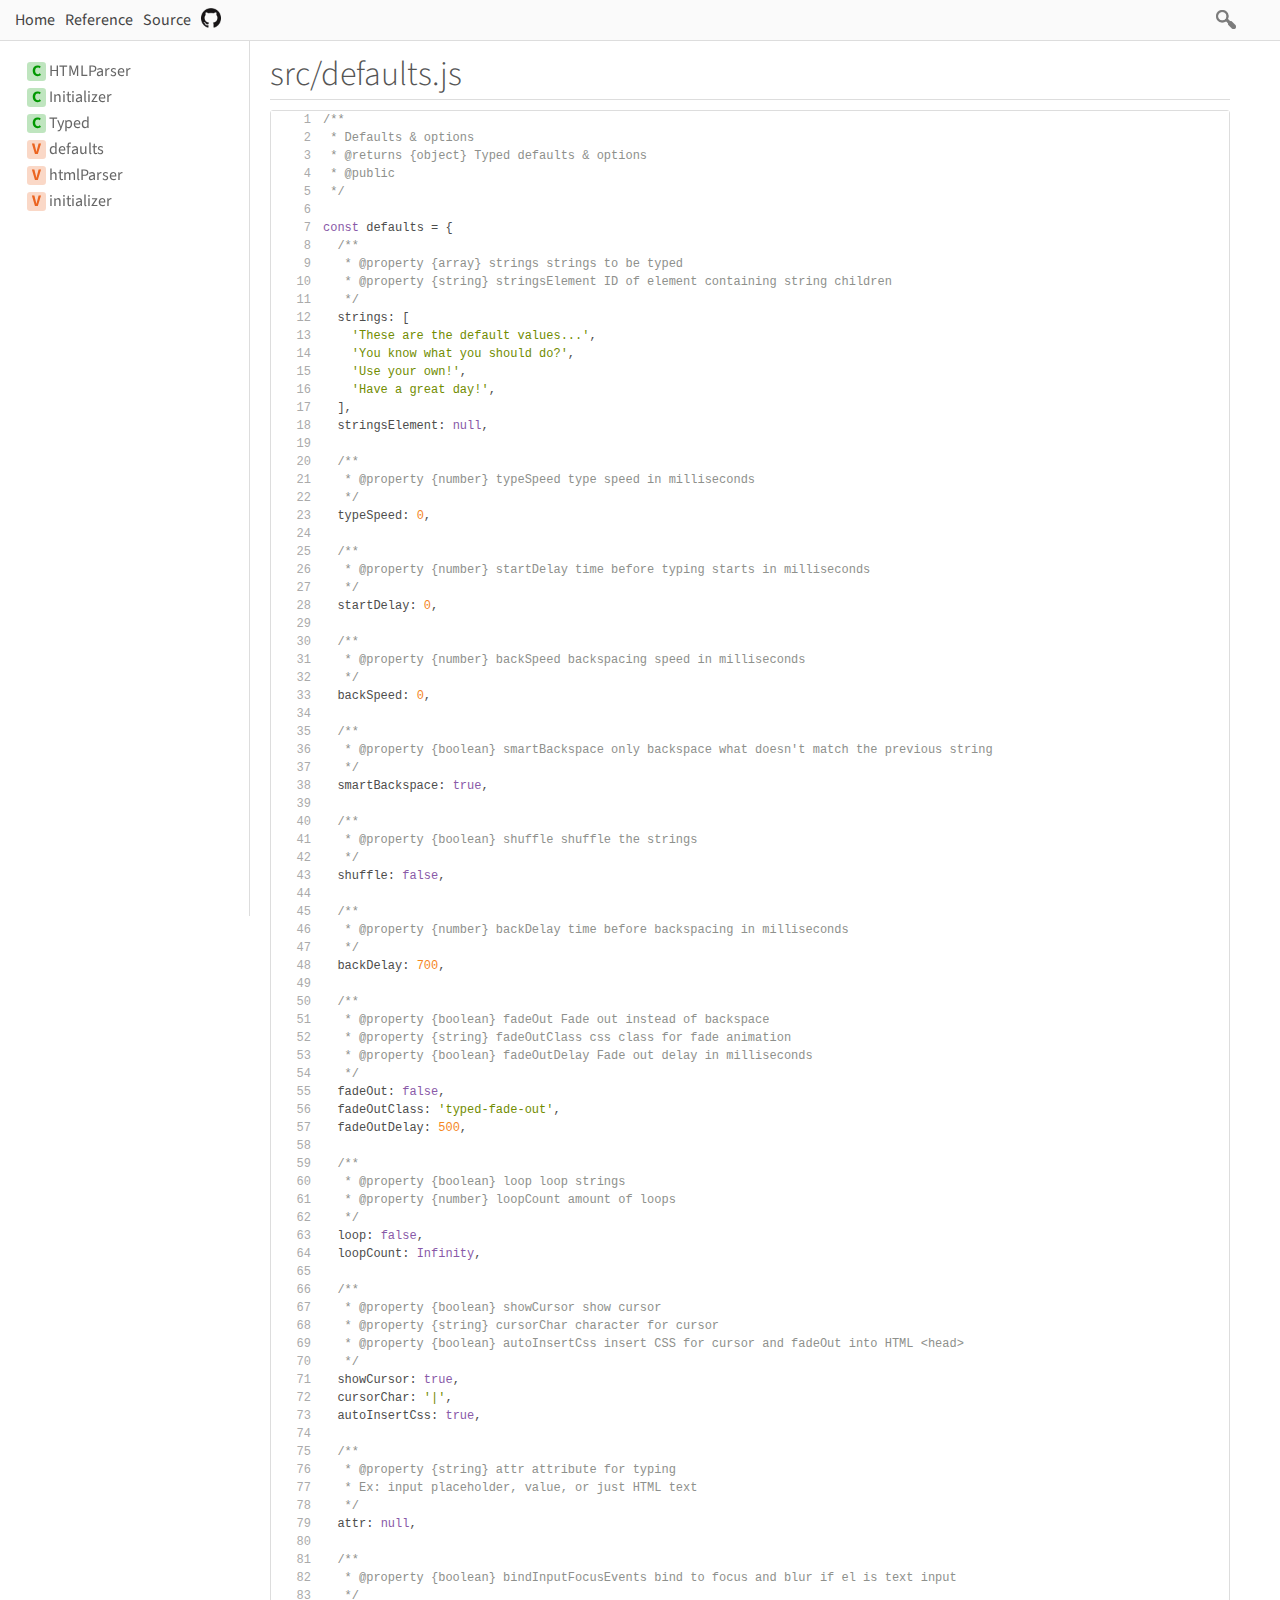
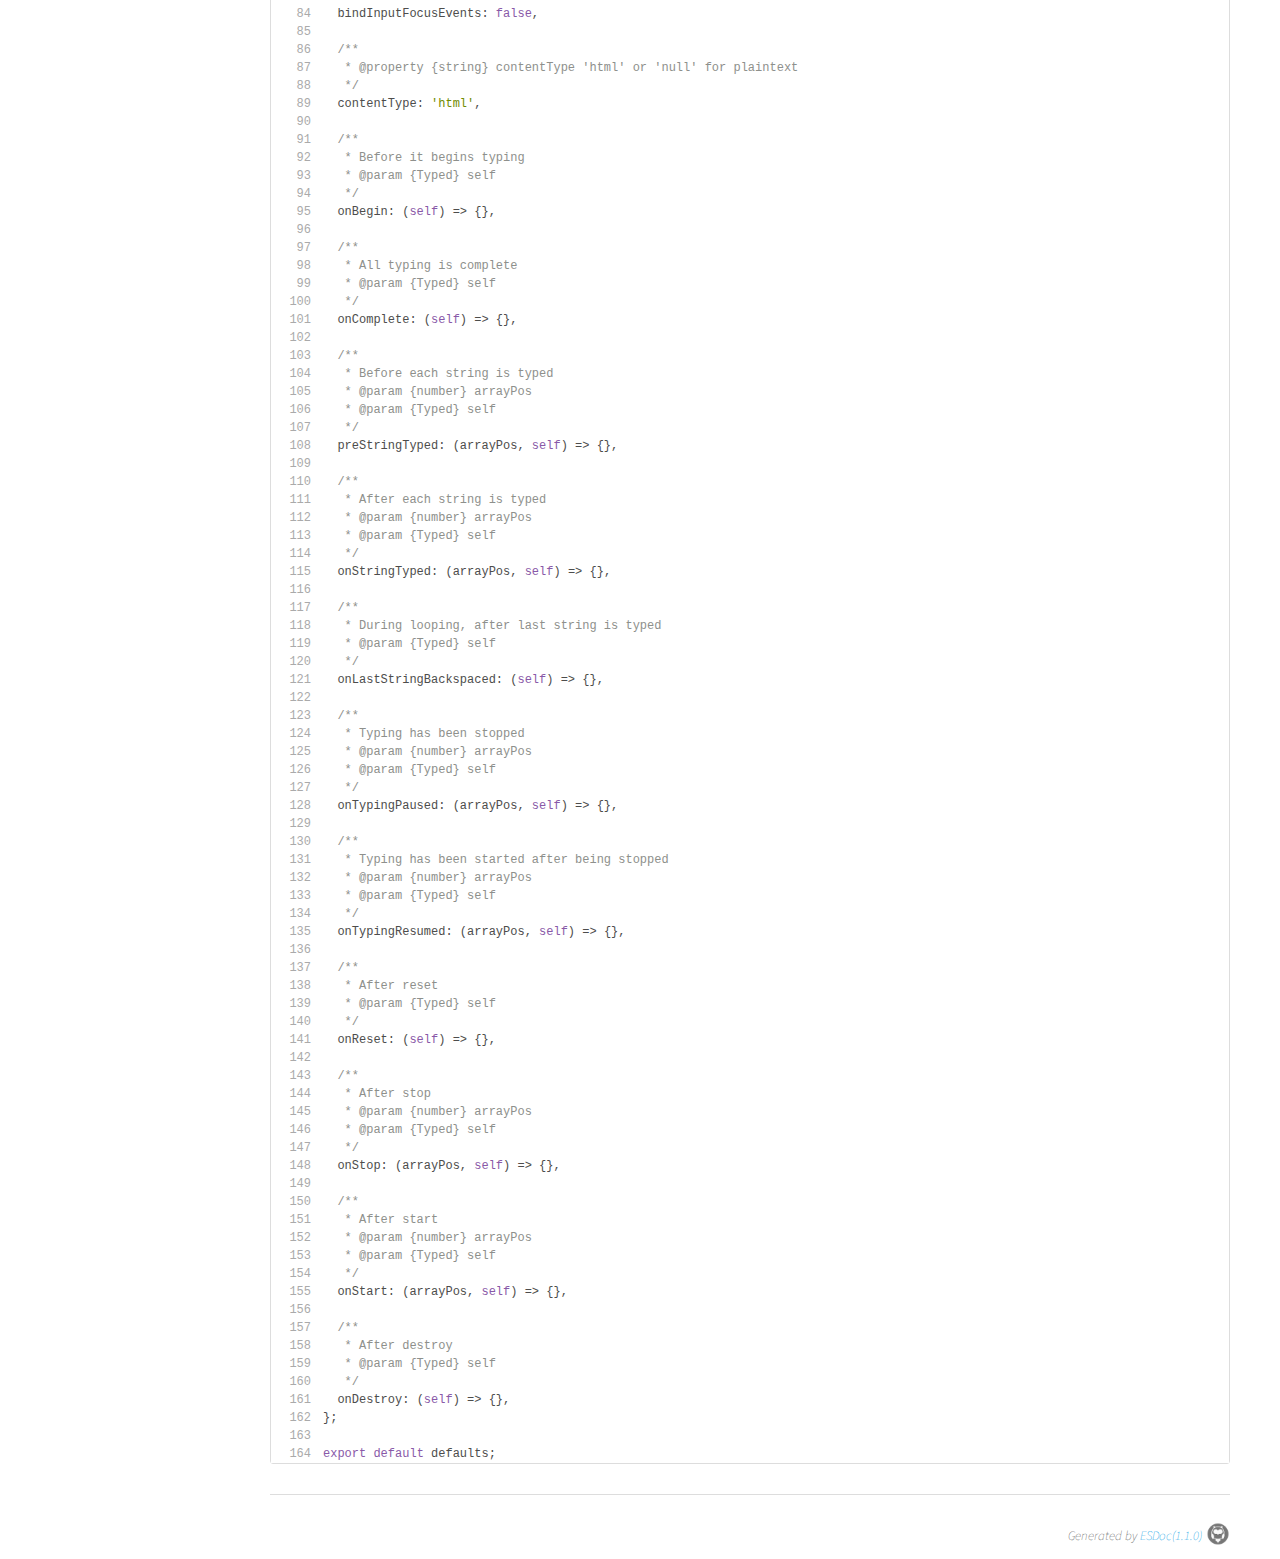
<file: mattboldt-typed.js-bd6a19d/docs/file/src/defaults.js.html>
<!DOCTYPE html>
<html>
<head>
  <meta charset="utf-8">
  <base data-ice="baseUrl" href="../../">
  <title data-ice="title">src/defaults.js | typed.js</title>
  <link type="text/css" rel="stylesheet" href="css/style.css">
  <link type="text/css" rel="stylesheet" href="css/prettify-tomorrow.css">
  <script src="script/prettify/prettify.js"></script>
  <script src="script/manual.js"></script>
<meta name="description" content="A JavaScript Typing Animation Library"><meta property="twitter:card" content="summary"><meta property="twitter:title" content="typed.js"><meta property="twitter:description" content="A JavaScript Typing Animation Library"></head>
<body class="layout-container" data-ice="rootContainer">

<header>
  <a href="./">Home</a>
  
  <a href="identifiers.html">Reference</a>
  <a href="source.html">Source</a>
  
  <div class="search-box">
  <span>
    <img src="./image/search.png">
    <span class="search-input-edge"></span><input class="search-input"><span class="search-input-edge"></span>
  </span>
    <ul class="search-result"></ul>
  </div>
<a style="position:relative; top:3px;" href="https://github.com/mattboldt/typed.js"><img width="20px" src="./image/github.png"></a></header>

<nav class="navigation" data-ice="nav"><div>
  <ul>
    
  <li data-ice="doc"><span data-ice="kind" class="kind-class">C</span><span data-ice="name"><span><a href="class/src/html-parser.js~HTMLParser.html">HTMLParser</a></span></span></li>
<li data-ice="doc"><span data-ice="kind" class="kind-class">C</span><span data-ice="name"><span><a href="class/src/initializer.js~Initializer.html">Initializer</a></span></span></li>
<li data-ice="doc"><span data-ice="kind" class="kind-class">C</span><span data-ice="name"><span><a href="class/src/typed.js~Typed.html">Typed</a></span></span></li>
<li data-ice="doc"><span data-ice="kind" class="kind-variable">V</span><span data-ice="name"><span><a href="variable/index.html#static-variable-defaults">defaults</a></span></span></li>
<li data-ice="doc"><span data-ice="kind" class="kind-variable">V</span><span data-ice="name"><span><a href="variable/index.html#static-variable-htmlParser">htmlParser</a></span></span></li>
<li data-ice="doc"><span data-ice="kind" class="kind-variable">V</span><span data-ice="name"><span><a href="variable/index.html#static-variable-initializer">initializer</a></span></span></li>
</ul>
</div>
</nav>

<div class="content" data-ice="content"><h1 data-ice="title">src/defaults.js</h1>
<pre class="source-code line-number raw-source-code"><code class="prettyprint linenums" data-ice="content">/**
 * Defaults &amp; options
 * @returns {object} Typed defaults &amp; options
 * @public
 */

const defaults = {
  /**
   * @property {array} strings strings to be typed
   * @property {string} stringsElement ID of element containing string children
   */
  strings: [
    &apos;These are the default values...&apos;,
    &apos;You know what you should do?&apos;,
    &apos;Use your own!&apos;,
    &apos;Have a great day!&apos;,
  ],
  stringsElement: null,

  /**
   * @property {number} typeSpeed type speed in milliseconds
   */
  typeSpeed: 0,

  /**
   * @property {number} startDelay time before typing starts in milliseconds
   */
  startDelay: 0,

  /**
   * @property {number} backSpeed backspacing speed in milliseconds
   */
  backSpeed: 0,

  /**
   * @property {boolean} smartBackspace only backspace what doesn&apos;t match the previous string
   */
  smartBackspace: true,

  /**
   * @property {boolean} shuffle shuffle the strings
   */
  shuffle: false,

  /**
   * @property {number} backDelay time before backspacing in milliseconds
   */
  backDelay: 700,

  /**
   * @property {boolean} fadeOut Fade out instead of backspace
   * @property {string} fadeOutClass css class for fade animation
   * @property {boolean} fadeOutDelay Fade out delay in milliseconds
   */
  fadeOut: false,
  fadeOutClass: &apos;typed-fade-out&apos;,
  fadeOutDelay: 500,

  /**
   * @property {boolean} loop loop strings
   * @property {number} loopCount amount of loops
   */
  loop: false,
  loopCount: Infinity,

  /**
   * @property {boolean} showCursor show cursor
   * @property {string} cursorChar character for cursor
   * @property {boolean} autoInsertCss insert CSS for cursor and fadeOut into HTML &lt;head&gt;
   */
  showCursor: true,
  cursorChar: &apos;|&apos;,
  autoInsertCss: true,

  /**
   * @property {string} attr attribute for typing
   * Ex: input placeholder, value, or just HTML text
   */
  attr: null,

  /**
   * @property {boolean} bindInputFocusEvents bind to focus and blur if el is text input
   */
  bindInputFocusEvents: false,

  /**
   * @property {string} contentType &apos;html&apos; or &apos;null&apos; for plaintext
   */
  contentType: &apos;html&apos;,

  /**
   * Before it begins typing
   * @param {Typed} self
   */
  onBegin: (self) =&gt; {},

  /**
   * All typing is complete
   * @param {Typed} self
   */
  onComplete: (self) =&gt; {},

  /**
   * Before each string is typed
   * @param {number} arrayPos
   * @param {Typed} self
   */
  preStringTyped: (arrayPos, self) =&gt; {},

  /**
   * After each string is typed
   * @param {number} arrayPos
   * @param {Typed} self
   */
  onStringTyped: (arrayPos, self) =&gt; {},

  /**
   * During looping, after last string is typed
   * @param {Typed} self
   */
  onLastStringBackspaced: (self) =&gt; {},

  /**
   * Typing has been stopped
   * @param {number} arrayPos
   * @param {Typed} self
   */
  onTypingPaused: (arrayPos, self) =&gt; {},

  /**
   * Typing has been started after being stopped
   * @param {number} arrayPos
   * @param {Typed} self
   */
  onTypingResumed: (arrayPos, self) =&gt; {},

  /**
   * After reset
   * @param {Typed} self
   */
  onReset: (self) =&gt; {},

  /**
   * After stop
   * @param {number} arrayPos
   * @param {Typed} self
   */
  onStop: (arrayPos, self) =&gt; {},

  /**
   * After start
   * @param {number} arrayPos
   * @param {Typed} self
   */
  onStart: (arrayPos, self) =&gt; {},

  /**
   * After destroy
   * @param {Typed} self
   */
  onDestroy: (self) =&gt; {},
};

export default defaults;
</code></pre>

</div>

<footer class="footer">
  Generated by <a href="https://esdoc.org">ESDoc<span data-ice="esdocVersion">(1.1.0)</span><img src="./image/esdoc-logo-mini-black.png"></a>
</footer>

<script src="script/search_index.js"></script>
<script src="script/search.js"></script>
<script src="script/pretty-print.js"></script>
<script src="script/inherited-summary.js"></script>
<script src="script/test-summary.js"></script>
<script src="script/inner-link.js"></script>
<script src="script/patch-for-local.js"></script>
</body>
</html>
</file>
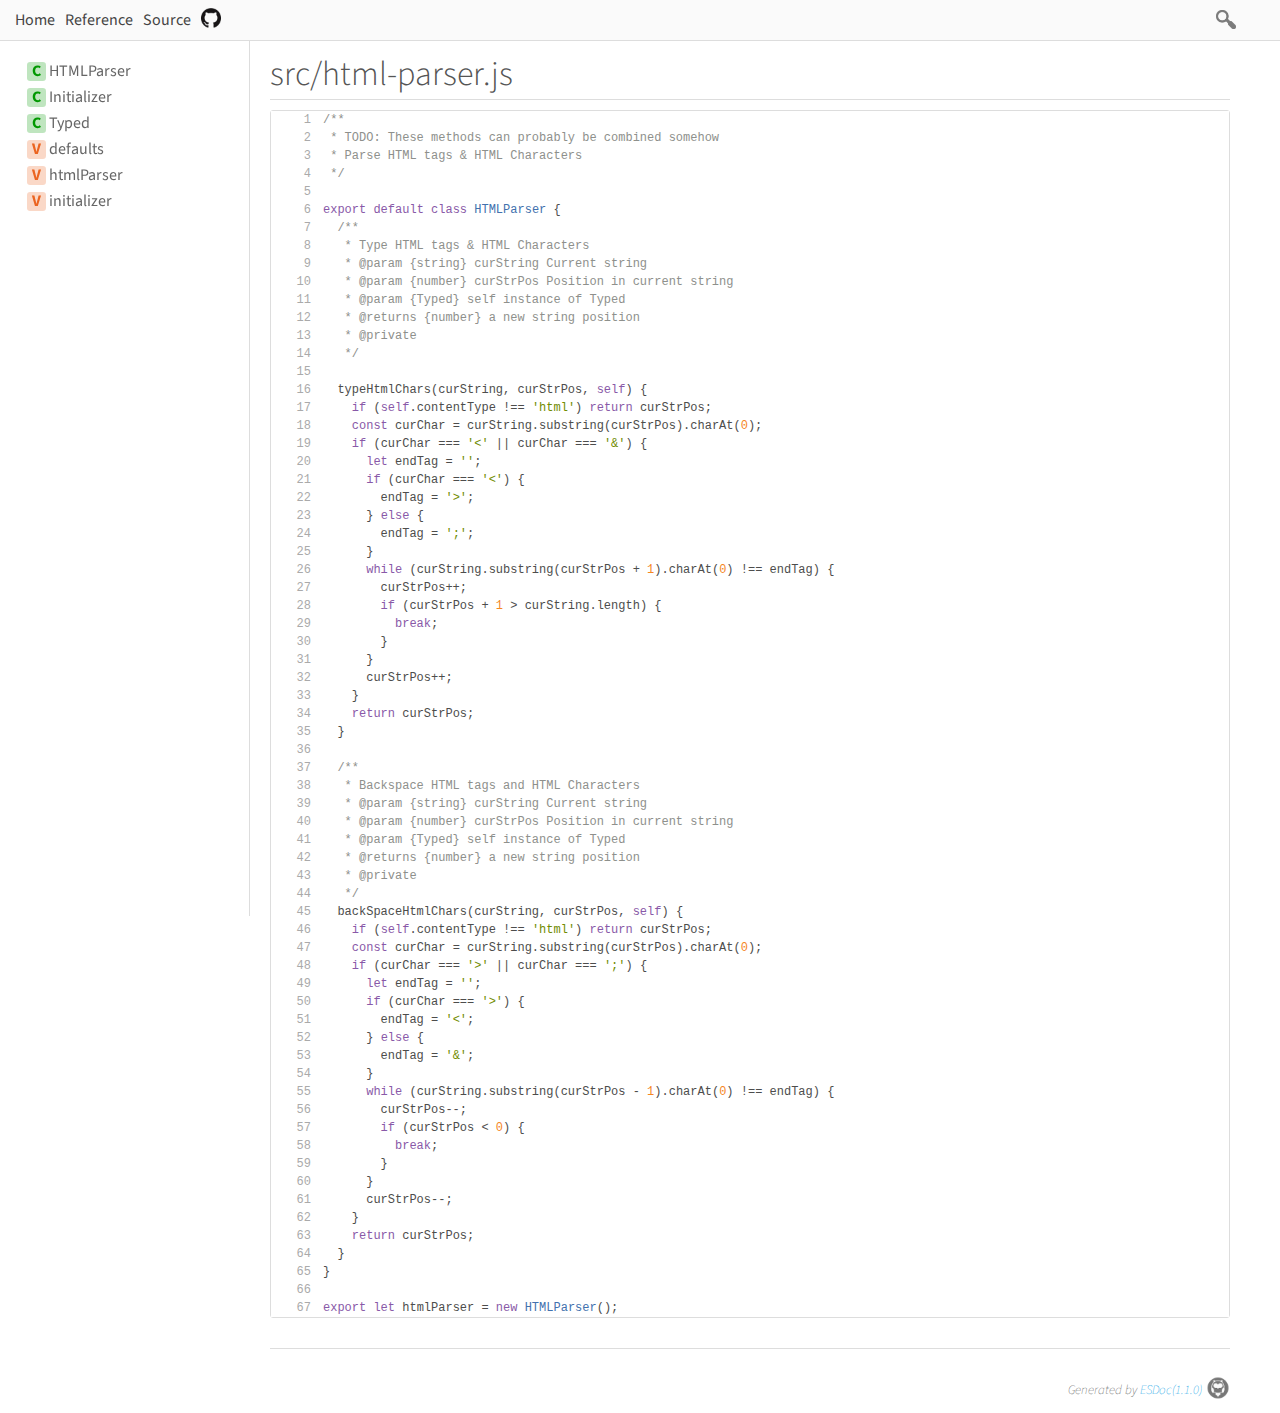
<file: mattboldt-typed.js-bd6a19d/docs/file/src/html-parser.js.html>
<!DOCTYPE html>
<html>
<head>
  <meta charset="utf-8">
  <base data-ice="baseUrl" href="../../">
  <title data-ice="title">src/html-parser.js | typed.js</title>
  <link type="text/css" rel="stylesheet" href="css/style.css">
  <link type="text/css" rel="stylesheet" href="css/prettify-tomorrow.css">
  <script src="script/prettify/prettify.js"></script>
  <script src="script/manual.js"></script>
<meta name="description" content="A JavaScript Typing Animation Library"><meta property="twitter:card" content="summary"><meta property="twitter:title" content="typed.js"><meta property="twitter:description" content="A JavaScript Typing Animation Library"></head>
<body class="layout-container" data-ice="rootContainer">

<header>
  <a href="./">Home</a>
  
  <a href="identifiers.html">Reference</a>
  <a href="source.html">Source</a>
  
  <div class="search-box">
  <span>
    <img src="./image/search.png">
    <span class="search-input-edge"></span><input class="search-input"><span class="search-input-edge"></span>
  </span>
    <ul class="search-result"></ul>
  </div>
<a style="position:relative; top:3px;" href="https://github.com/mattboldt/typed.js"><img width="20px" src="./image/github.png"></a></header>

<nav class="navigation" data-ice="nav"><div>
  <ul>
    
  <li data-ice="doc"><span data-ice="kind" class="kind-class">C</span><span data-ice="name"><span><a href="class/src/html-parser.js~HTMLParser.html">HTMLParser</a></span></span></li>
<li data-ice="doc"><span data-ice="kind" class="kind-class">C</span><span data-ice="name"><span><a href="class/src/initializer.js~Initializer.html">Initializer</a></span></span></li>
<li data-ice="doc"><span data-ice="kind" class="kind-class">C</span><span data-ice="name"><span><a href="class/src/typed.js~Typed.html">Typed</a></span></span></li>
<li data-ice="doc"><span data-ice="kind" class="kind-variable">V</span><span data-ice="name"><span><a href="variable/index.html#static-variable-defaults">defaults</a></span></span></li>
<li data-ice="doc"><span data-ice="kind" class="kind-variable">V</span><span data-ice="name"><span><a href="variable/index.html#static-variable-htmlParser">htmlParser</a></span></span></li>
<li data-ice="doc"><span data-ice="kind" class="kind-variable">V</span><span data-ice="name"><span><a href="variable/index.html#static-variable-initializer">initializer</a></span></span></li>
</ul>
</div>
</nav>

<div class="content" data-ice="content"><h1 data-ice="title">src/html-parser.js</h1>
<pre class="source-code line-number raw-source-code"><code class="prettyprint linenums" data-ice="content">/**
 * TODO: These methods can probably be combined somehow
 * Parse HTML tags &amp; HTML Characters
 */

export default class HTMLParser {
  /**
   * Type HTML tags &amp; HTML Characters
   * @param {string} curString Current string
   * @param {number} curStrPos Position in current string
   * @param {Typed} self instance of Typed
   * @returns {number} a new string position
   * @private
   */

  typeHtmlChars(curString, curStrPos, self) {
    if (self.contentType !== &apos;html&apos;) return curStrPos;
    const curChar = curString.substring(curStrPos).charAt(0);
    if (curChar === &apos;&lt;&apos; || curChar === &apos;&amp;&apos;) {
      let endTag = &apos;&apos;;
      if (curChar === &apos;&lt;&apos;) {
        endTag = &apos;&gt;&apos;;
      } else {
        endTag = &apos;;&apos;;
      }
      while (curString.substring(curStrPos + 1).charAt(0) !== endTag) {
        curStrPos++;
        if (curStrPos + 1 &gt; curString.length) {
          break;
        }
      }
      curStrPos++;
    }
    return curStrPos;
  }

  /**
   * Backspace HTML tags and HTML Characters
   * @param {string} curString Current string
   * @param {number} curStrPos Position in current string
   * @param {Typed} self instance of Typed
   * @returns {number} a new string position
   * @private
   */
  backSpaceHtmlChars(curString, curStrPos, self) {
    if (self.contentType !== &apos;html&apos;) return curStrPos;
    const curChar = curString.substring(curStrPos).charAt(0);
    if (curChar === &apos;&gt;&apos; || curChar === &apos;;&apos;) {
      let endTag = &apos;&apos;;
      if (curChar === &apos;&gt;&apos;) {
        endTag = &apos;&lt;&apos;;
      } else {
        endTag = &apos;&amp;&apos;;
      }
      while (curString.substring(curStrPos - 1).charAt(0) !== endTag) {
        curStrPos--;
        if (curStrPos &lt; 0) {
          break;
        }
      }
      curStrPos--;
    }
    return curStrPos;
  }
}

export let htmlParser = new HTMLParser();
</code></pre>

</div>

<footer class="footer">
  Generated by <a href="https://esdoc.org">ESDoc<span data-ice="esdocVersion">(1.1.0)</span><img src="./image/esdoc-logo-mini-black.png"></a>
</footer>

<script src="script/search_index.js"></script>
<script src="script/search.js"></script>
<script src="script/pretty-print.js"></script>
<script src="script/inherited-summary.js"></script>
<script src="script/test-summary.js"></script>
<script src="script/inner-link.js"></script>
<script src="script/patch-for-local.js"></script>
</body>
</html>
</file>
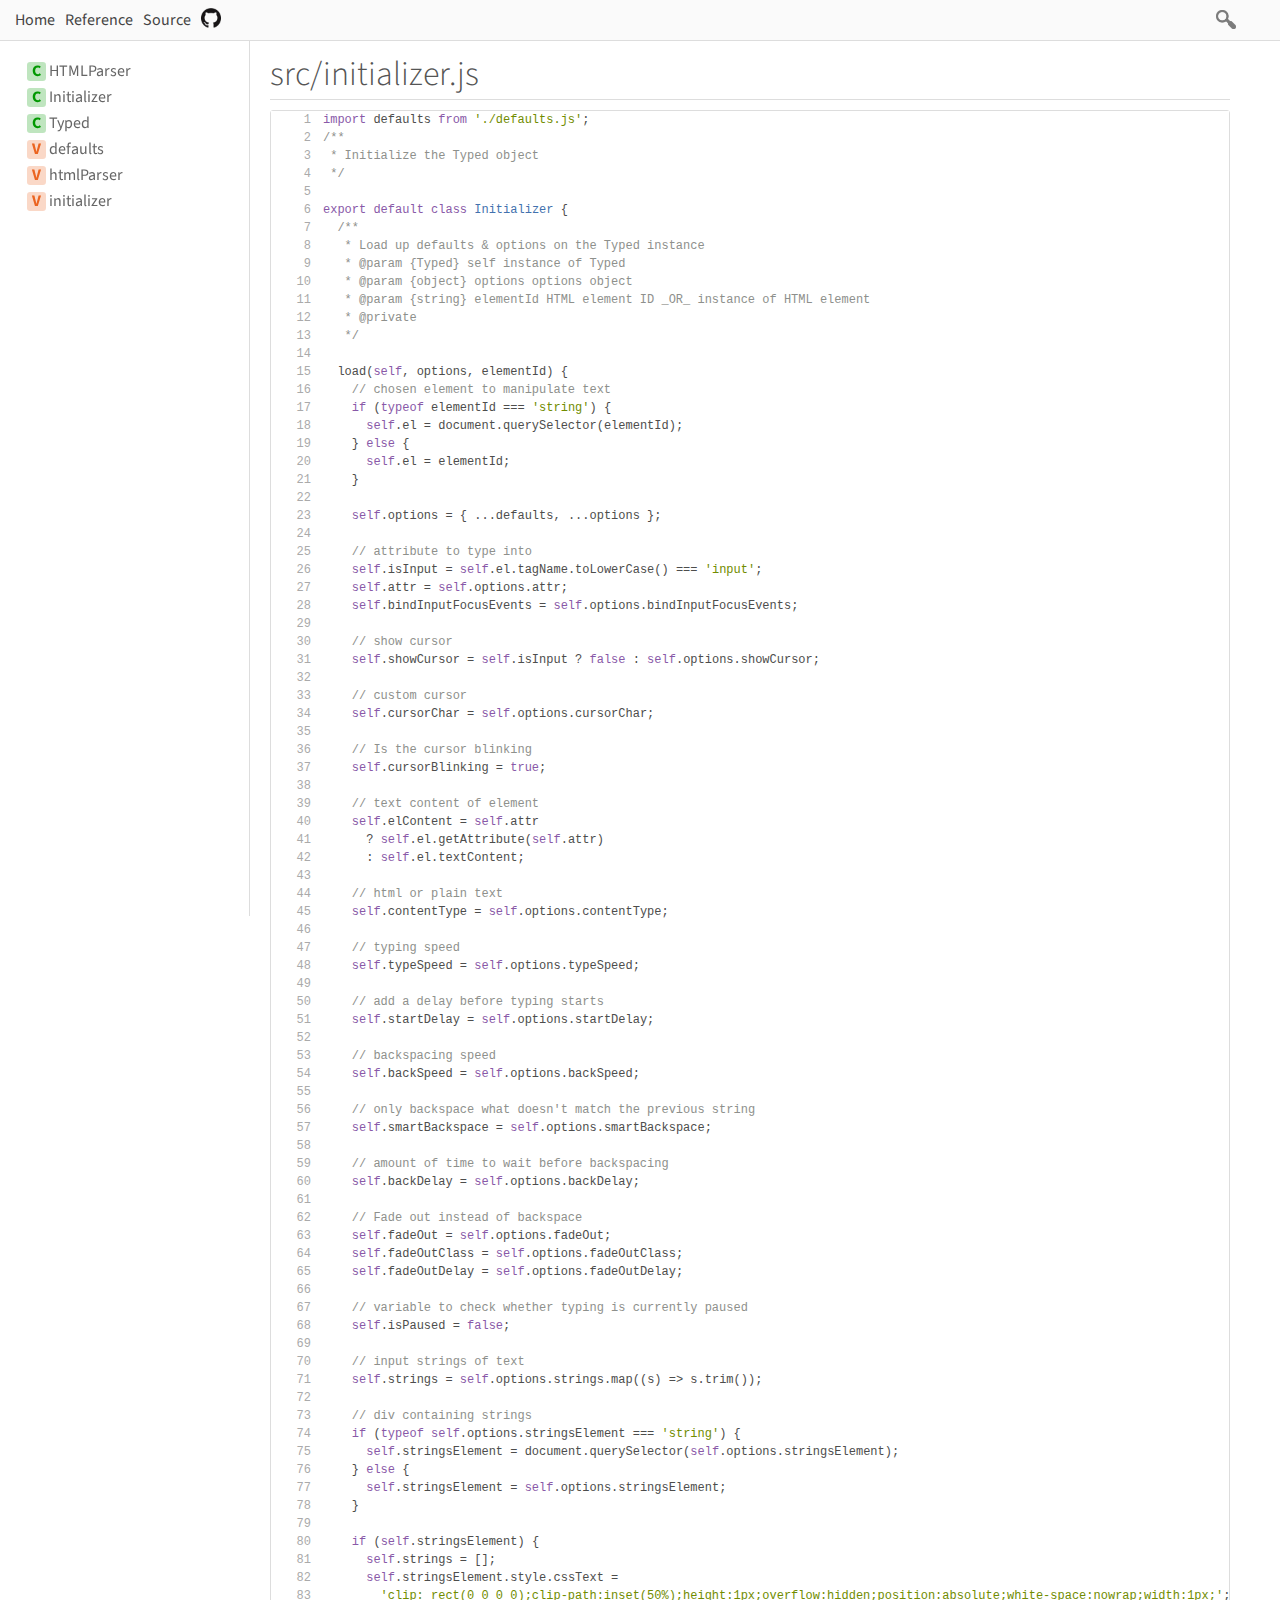
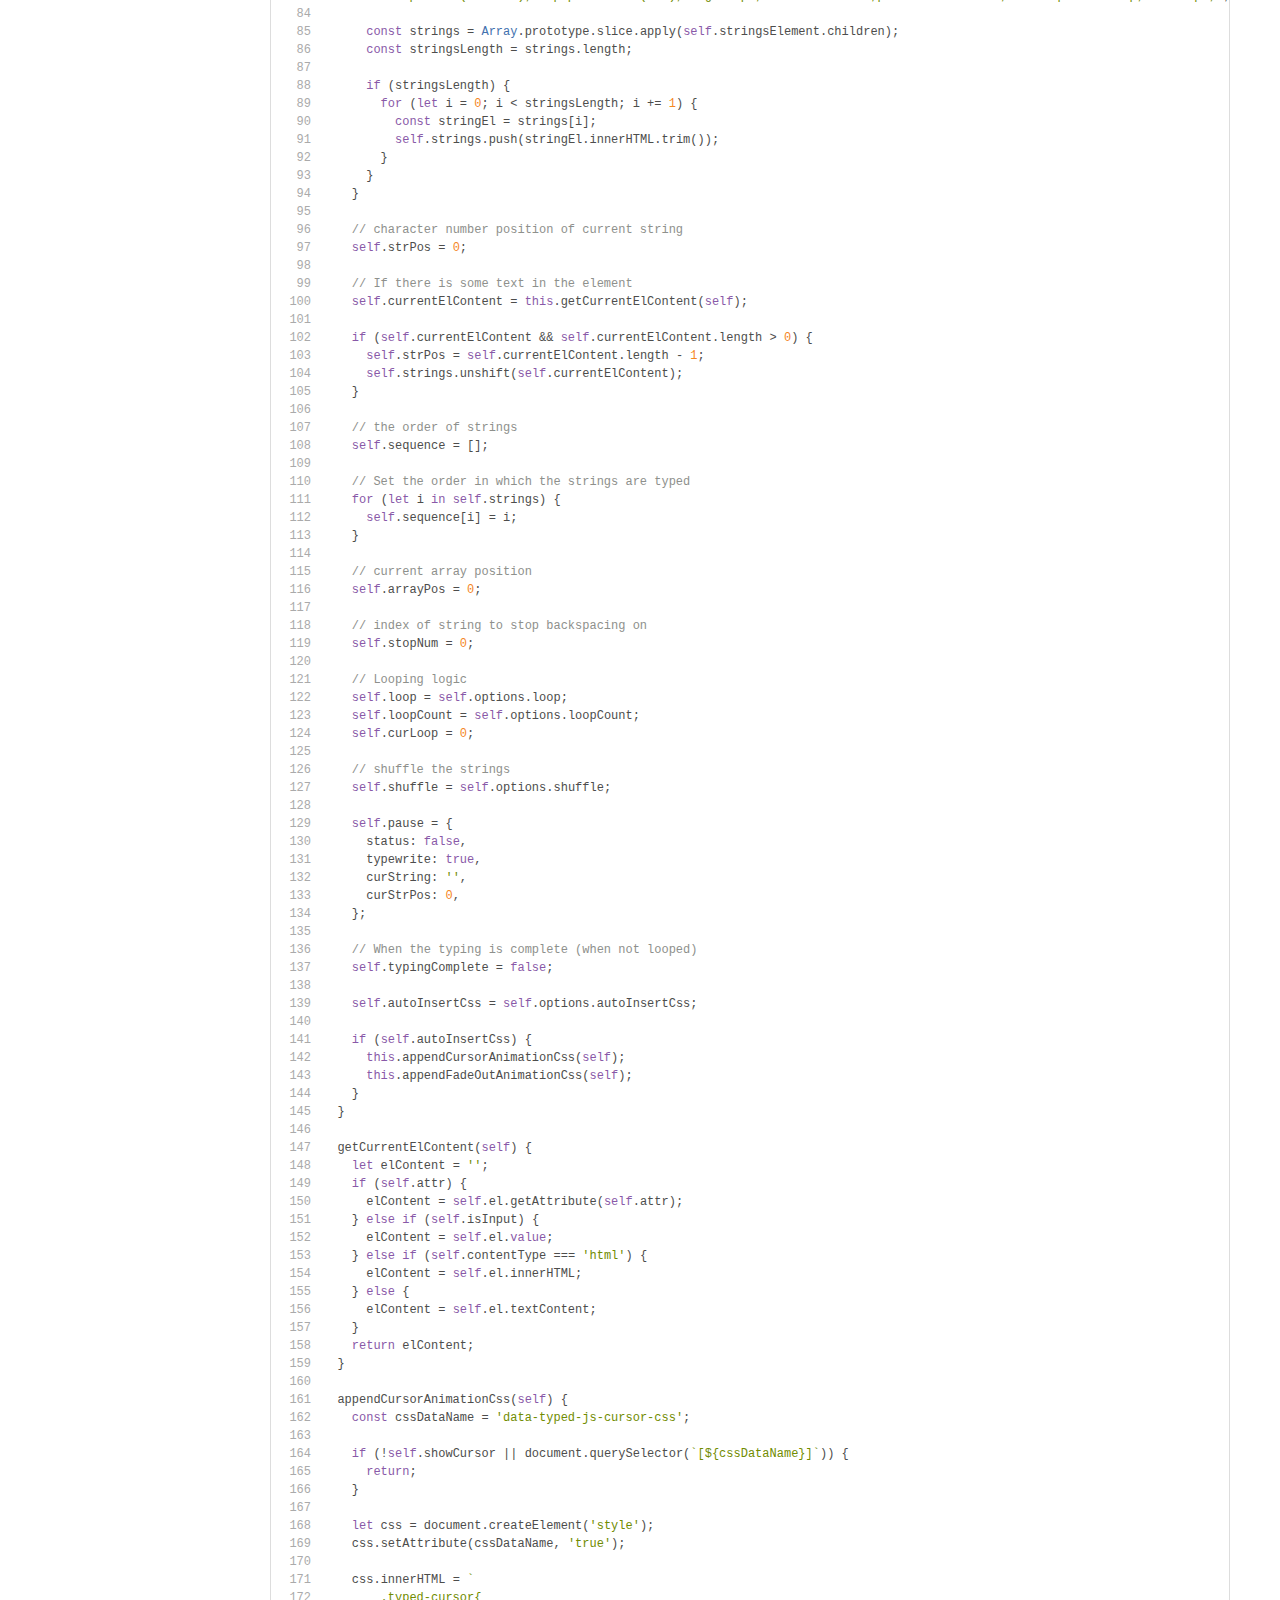
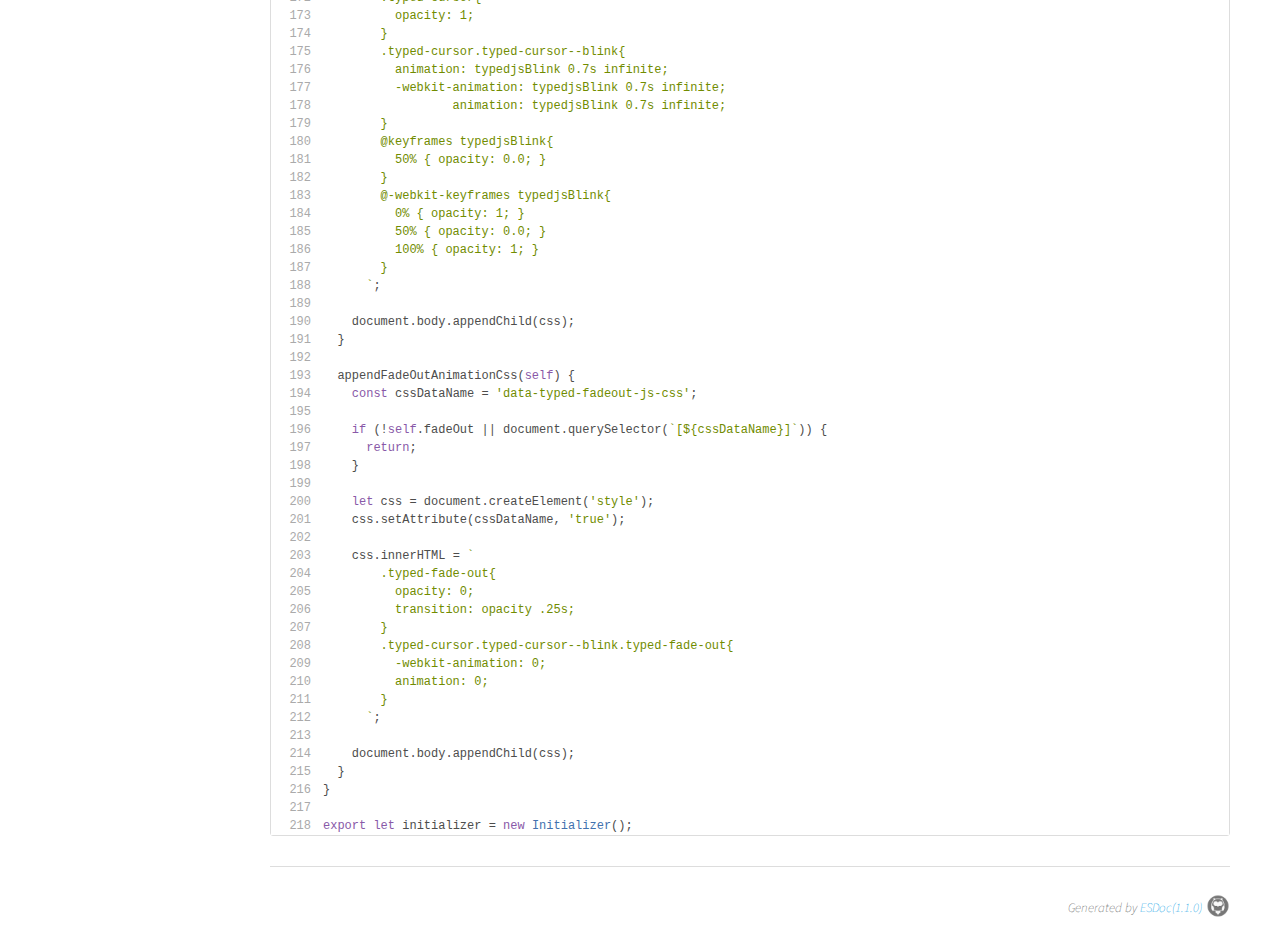
<file: mattboldt-typed.js-bd6a19d/docs/file/src/initializer.js.html>
<!DOCTYPE html>
<html>
<head>
  <meta charset="utf-8">
  <base data-ice="baseUrl" href="../../">
  <title data-ice="title">src/initializer.js | typed.js</title>
  <link type="text/css" rel="stylesheet" href="css/style.css">
  <link type="text/css" rel="stylesheet" href="css/prettify-tomorrow.css">
  <script src="script/prettify/prettify.js"></script>
  <script src="script/manual.js"></script>
<meta name="description" content="A JavaScript Typing Animation Library"><meta property="twitter:card" content="summary"><meta property="twitter:title" content="typed.js"><meta property="twitter:description" content="A JavaScript Typing Animation Library"></head>
<body class="layout-container" data-ice="rootContainer">

<header>
  <a href="./">Home</a>
  
  <a href="identifiers.html">Reference</a>
  <a href="source.html">Source</a>
  
  <div class="search-box">
  <span>
    <img src="./image/search.png">
    <span class="search-input-edge"></span><input class="search-input"><span class="search-input-edge"></span>
  </span>
    <ul class="search-result"></ul>
  </div>
<a style="position:relative; top:3px;" href="https://github.com/mattboldt/typed.js"><img width="20px" src="./image/github.png"></a></header>

<nav class="navigation" data-ice="nav"><div>
  <ul>
    
  <li data-ice="doc"><span data-ice="kind" class="kind-class">C</span><span data-ice="name"><span><a href="class/src/html-parser.js~HTMLParser.html">HTMLParser</a></span></span></li>
<li data-ice="doc"><span data-ice="kind" class="kind-class">C</span><span data-ice="name"><span><a href="class/src/initializer.js~Initializer.html">Initializer</a></span></span></li>
<li data-ice="doc"><span data-ice="kind" class="kind-class">C</span><span data-ice="name"><span><a href="class/src/typed.js~Typed.html">Typed</a></span></span></li>
<li data-ice="doc"><span data-ice="kind" class="kind-variable">V</span><span data-ice="name"><span><a href="variable/index.html#static-variable-defaults">defaults</a></span></span></li>
<li data-ice="doc"><span data-ice="kind" class="kind-variable">V</span><span data-ice="name"><span><a href="variable/index.html#static-variable-htmlParser">htmlParser</a></span></span></li>
<li data-ice="doc"><span data-ice="kind" class="kind-variable">V</span><span data-ice="name"><span><a href="variable/index.html#static-variable-initializer">initializer</a></span></span></li>
</ul>
</div>
</nav>

<div class="content" data-ice="content"><h1 data-ice="title">src/initializer.js</h1>
<pre class="source-code line-number raw-source-code"><code class="prettyprint linenums" data-ice="content">import defaults from &apos;./defaults.js&apos;;
/**
 * Initialize the Typed object
 */

export default class Initializer {
  /**
   * Load up defaults &amp; options on the Typed instance
   * @param {Typed} self instance of Typed
   * @param {object} options options object
   * @param {string} elementId HTML element ID _OR_ instance of HTML element
   * @private
   */

  load(self, options, elementId) {
    // chosen element to manipulate text
    if (typeof elementId === &apos;string&apos;) {
      self.el = document.querySelector(elementId);
    } else {
      self.el = elementId;
    }

    self.options = { ...defaults, ...options };

    // attribute to type into
    self.isInput = self.el.tagName.toLowerCase() === &apos;input&apos;;
    self.attr = self.options.attr;
    self.bindInputFocusEvents = self.options.bindInputFocusEvents;

    // show cursor
    self.showCursor = self.isInput ? false : self.options.showCursor;

    // custom cursor
    self.cursorChar = self.options.cursorChar;

    // Is the cursor blinking
    self.cursorBlinking = true;

    // text content of element
    self.elContent = self.attr
      ? self.el.getAttribute(self.attr)
      : self.el.textContent;

    // html or plain text
    self.contentType = self.options.contentType;

    // typing speed
    self.typeSpeed = self.options.typeSpeed;

    // add a delay before typing starts
    self.startDelay = self.options.startDelay;

    // backspacing speed
    self.backSpeed = self.options.backSpeed;

    // only backspace what doesn&apos;t match the previous string
    self.smartBackspace = self.options.smartBackspace;

    // amount of time to wait before backspacing
    self.backDelay = self.options.backDelay;

    // Fade out instead of backspace
    self.fadeOut = self.options.fadeOut;
    self.fadeOutClass = self.options.fadeOutClass;
    self.fadeOutDelay = self.options.fadeOutDelay;

    // variable to check whether typing is currently paused
    self.isPaused = false;

    // input strings of text
    self.strings = self.options.strings.map((s) =&gt; s.trim());

    // div containing strings
    if (typeof self.options.stringsElement === &apos;string&apos;) {
      self.stringsElement = document.querySelector(self.options.stringsElement);
    } else {
      self.stringsElement = self.options.stringsElement;
    }

    if (self.stringsElement) {
      self.strings = [];
      self.stringsElement.style.cssText =
        &apos;clip: rect(0 0 0 0);clip-path:inset(50%);height:1px;overflow:hidden;position:absolute;white-space:nowrap;width:1px;&apos;;

      const strings = Array.prototype.slice.apply(self.stringsElement.children);
      const stringsLength = strings.length;

      if (stringsLength) {
        for (let i = 0; i &lt; stringsLength; i += 1) {
          const stringEl = strings[i];
          self.strings.push(stringEl.innerHTML.trim());
        }
      }
    }

    // character number position of current string
    self.strPos = 0;

    // If there is some text in the element
    self.currentElContent = this.getCurrentElContent(self);

    if (self.currentElContent &amp;&amp; self.currentElContent.length &gt; 0) {
      self.strPos = self.currentElContent.length - 1;
      self.strings.unshift(self.currentElContent);
    }

    // the order of strings
    self.sequence = [];

    // Set the order in which the strings are typed
    for (let i in self.strings) {
      self.sequence[i] = i;
    }

    // current array position
    self.arrayPos = 0;

    // index of string to stop backspacing on
    self.stopNum = 0;

    // Looping logic
    self.loop = self.options.loop;
    self.loopCount = self.options.loopCount;
    self.curLoop = 0;

    // shuffle the strings
    self.shuffle = self.options.shuffle;

    self.pause = {
      status: false,
      typewrite: true,
      curString: &apos;&apos;,
      curStrPos: 0,
    };

    // When the typing is complete (when not looped)
    self.typingComplete = false;

    self.autoInsertCss = self.options.autoInsertCss;

    if (self.autoInsertCss) {
      this.appendCursorAnimationCss(self);
      this.appendFadeOutAnimationCss(self);
    }
  }

  getCurrentElContent(self) {
    let elContent = &apos;&apos;;
    if (self.attr) {
      elContent = self.el.getAttribute(self.attr);
    } else if (self.isInput) {
      elContent = self.el.value;
    } else if (self.contentType === &apos;html&apos;) {
      elContent = self.el.innerHTML;
    } else {
      elContent = self.el.textContent;
    }
    return elContent;
  }

  appendCursorAnimationCss(self) {
    const cssDataName = &apos;data-typed-js-cursor-css&apos;;

    if (!self.showCursor || document.querySelector(`[${cssDataName}]`)) {
      return;
    }

    let css = document.createElement(&apos;style&apos;);
    css.setAttribute(cssDataName, &apos;true&apos;);

    css.innerHTML = `
        .typed-cursor{
          opacity: 1;
        }
        .typed-cursor.typed-cursor--blink{
          animation: typedjsBlink 0.7s infinite;
          -webkit-animation: typedjsBlink 0.7s infinite;
                  animation: typedjsBlink 0.7s infinite;
        }
        @keyframes typedjsBlink{
          50% { opacity: 0.0; }
        }
        @-webkit-keyframes typedjsBlink{
          0% { opacity: 1; }
          50% { opacity: 0.0; }
          100% { opacity: 1; }
        }
      `;

    document.body.appendChild(css);
  }

  appendFadeOutAnimationCss(self) {
    const cssDataName = &apos;data-typed-fadeout-js-css&apos;;

    if (!self.fadeOut || document.querySelector(`[${cssDataName}]`)) {
      return;
    }

    let css = document.createElement(&apos;style&apos;);
    css.setAttribute(cssDataName, &apos;true&apos;);

    css.innerHTML = `
        .typed-fade-out{
          opacity: 0;
          transition: opacity .25s;
        }
        .typed-cursor.typed-cursor--blink.typed-fade-out{
          -webkit-animation: 0;
          animation: 0;
        }
      `;

    document.body.appendChild(css);
  }
}

export let initializer = new Initializer();
</code></pre>

</div>

<footer class="footer">
  Generated by <a href="https://esdoc.org">ESDoc<span data-ice="esdocVersion">(1.1.0)</span><img src="./image/esdoc-logo-mini-black.png"></a>
</footer>

<script src="script/search_index.js"></script>
<script src="script/search.js"></script>
<script src="script/pretty-print.js"></script>
<script src="script/inherited-summary.js"></script>
<script src="script/test-summary.js"></script>
<script src="script/inner-link.js"></script>
<script src="script/patch-for-local.js"></script>
</body>
</html>
</file>
<file: style.css>
*{
    box-sizing: border-box;
    padding: 0;
    margin: 0;
    font-family: 'Times New Roman', Times, serif;
    scroll-behavior: smooth;
    scrollbar-width:thin;
 
}
body{
    color: #ededed;
    background-color:#0b0c0c;
}
/*- line watcher--*/
.line-watcher{
    border: 1px solid rgb(0, 219, 0);
    width: 100%;
    position: fixed;
    z-index: 101;
    top: 0px;
    scale: 0 1;
    transform-origin:left;
    animation: moveLine linear;
    animation-timeline: scroll(); 
}
@keyframes moveLine {
    to{
        scale: 1 1;
    }
}

header{
    position: fixed;
    top: 0;
    left: 0;
    width: 100%;
    padding: 1em 2em;
    background:#1f1e1eb0;
    backdrop-filter: blur(5px);
    display: flex;
    justify-content: space-between;
    align-items: center;
    z-index: 100;
    transition: all 0.3 ease;
}
.header .btn{
    display: none;
}
.header .btn.show span::before{
    content: '\f00d';
}

.logo{
    position: relative;
    font-size: 25px;
    color: #fff;
    text-decoration: none;
    font-weight: 600;
    cursor: pointer ;
    opacity: 0;
    animation: slide 1s ease forwards;
}
@keyframes slide {
    0%{
        transform: translateX(-100px);
        opacity: 0;
    }
    100%{
        transform: translateX(0px);
        opacity: 1;
    }
    
} 


.navbar a{
    display: inline-block;
    font-size: 1.1em;
    color: #fff;
    text-decoration: none;
    text-transform: capitalize;
    margin-left: 35px;
    transition: .3s;
    animation: slideUp 1s ease forwards;
}
@keyframes slideUp {
    0%{
        transform: translateY(20px);
        opacity: 0;
    }
    100%{
        transform: translateY(0px);
        opacity: 1;
    }
}
.navbar a:hover{
    color: #0ef;
}
        /*-- sidebar-section --*/
.sidebar{
    /* border: 2px solid rgb(128, 19, 0); */
    display: flex;
    position: fixed;
    backdrop-filter: blur(2px);
    top: 63px;
    right: -300px; 
    bottom: 0;
    z-index: 100;
    width: 300px;
    background-color: #080808bd;
    border-radius: 0.5em;
    transition: .45s all;
}
.sidebar.visible{
    right: 0px;
    
}

.sidebar .links{
    font-size: 1.2rem;
    display: flex;
    flex-direction: column;
    justify-content: center;
    text-align: center;
    width: 100%;
    list-style: none;
    padding: none;
    
}


.sidebar .links >li{
    transition: all 0.3s ease;
    padding: 1.6em 0em;
}
.sidebar .links>li:hover{
    transform: translateX(10px);
}
.sidebar .links li a{
    text-decoration: none;
    color: white;
}
.sidebar .links li a:hover{
    color: #0ef;
}
    
        /*-Introduction section -*/
.homw{ 
    position: relative;
    justify-content: space-between;
    height: 100vh; 
    background: linear-gradient(rgba(0, 0, 0, 1), rgba(0, 0, 0, 0.4)), url(img/abstract-5719221_1920.jpg) center/cover no-repeat;
    background-attachment:fixed;
    background-position: center;
    display: flex;
    align-items: center;
    text-align:justify;
    padding: 5em 5em;
}
.home-content{
    
    max-width: 500px;
    animation: moveUp 1s ease forwards;
    
}
@keyframes moveUp {
    0%{
        transform: translateY(100px);
        opacity: 0;

    }
    100%{
        transform: translateY(0px);
        opacity: 1;
    }
}
.home-content h3{
    font-size: 1.5em;
    font-weight: 700;
}
.home-content h3 span{
    color:rgb(121, 78, 78);
    text-decoration: underline;
}

.home-content p{
    font-size: 1.2em;
}
.home-sci a{
    display: inline-flex;
    justify-content: center;
    align-items: center;
    width: 40px;
    height: 40px;
    background:transparent;
    border: 2px solid #0ef;
    border-radius: 50%;
    font-size: 1.1em;
    color: #0ef;
    text-decoration: none;
    margin: 1.5em 0.5em;
}
.home-sci a:hover{
    background:#0ef;
    color: #081b29;
    box-shadow: 0 0 20px #0ef;
}
.btn-box{
    display: inline-block;
    padding: 0.65em 0.7em;
    background: rgba(89, 90, 90, 0.397);
    border-radius: 40px;
    color:white;
    text-decoration: none;
    transition: 0.3s letter-spacing;
}

.btn-box:hover{
    box-shadow: 0 0 5px cyan, 0 0 10px red, 0 0 20px blue;
    letter-spacing: 0.13em;
}

        /*-About section-*/

.about{ 
    display: grid;
    grid-template-columns: repeat(auto-fit,minmax(350px,1fr));
    align-content: center;
    gap: 1rem;
    padding: 1em;
}
.about >*{
    padding: 1em;
}

.about-img{
    opacity: 0.3;
    scale: 0;
    text-align: center;
    animation: fade-in 1s linear forwards;
    animation-timeline:view();
    animation-range-start: contain;
    animation-range-end: 500px;

}
@keyframes fade-in {
    to{
        opacity: 1;
        scale: 1;
    }
}
.about-img img{
    padding: 0em 0.5em;
    width: 50%;
    border-radius: 50%;
}
.about-text{
    font-size: 1.2em;
    filter: blur(2px);
    opacity: 0;
    transform: translateY(300px);
    animation: appearAbout linear forwards ;
    animation-timeline: view();
    animation-range-start: contain;
    animation-range-end: 500px;

}
@keyframes appearAbout {
    to{
        transform: translateY(0px);
        opacity: 1;
        filter: blur(0px);
    }
}


.about-text h2{
    text-align: center;
    font-size: 2.5em;
}
.about-text h2 span{
    color: #0ef;
} 
.about-text h4{
    font-size: 1.5em;
    font-weight: 500;
    color: #fff;
    line-height: 1.9em;
}
.about-text p{
    color:aliceblue;
    text-align: justify;
    font-size: 0.85em;
    line-height: 1.4;
    margin-bottom: 1em;
    
}
        /*-- services --*/
#services{
    width: 100%;
    color: aliceblue;
    font-size: 20px;
    line-height: 1.4;
    margin-bottom: 4rem;
}
.sub-title{
    text-align: center;
    font-size: 1.7em;
    /* padding-bottom: 70; */
}
.sub-title span{
    color: #0ef;
}
.services-list{
    display: grid;
    grid-template-columns: repeat(auto-fit,minmax(250px,1fr));
    grid-gap: 1.3em;
    margin-top: 1.5em;
}
.services-list div{
    background-color: transparent;
    padding: 2em;
    font-size: 0.75em;
    border-right: 10px;
    border-radius: 20px;
    box-shadow: 1px 1px 20px#585858;

}
.services-list div i{
    font-size: 2em;
    margin-bottom: 1.2em;
}
.services-list div h2{
    font-size: 2em;
    font-weight: 500;
}
.services-list div a{
    text-decoration: none;
    color:black;
    font-size: 1em;
    margin-top: 1.5em;
    display: inline-block;
}
.read {
    display: inline-block;
    padding: 0.6em 1em;
    text-transform: capitalize;
    background: rgb(4, 160, 121);
    border-radius: 40px;
    color: #801b29;
    letter-spacing: 1px;

}
.read:hover{
    box-shadow: 0 0 5px cyan, 0 0 10px cyan, 0 0 20px cyan;

}

.container{
    padding: 1.5em;
}
section{
    display: flex;
    flex-wrap: wrap;
    justify-content: space-evenly;
    gap: 1em;
}
.container1{
    padding: 5em;
    flex: 1;
    margin-top: 2em;
}

.heading1{
    text-align: center;
    text-decoration: none;
    margin-bottom: 50px;
    text-transform: capitalize;
}
        /*-- bars--*/
.bar{
    font-size: 23px;
}
.technical-bars .bar{
    margin-top: 40px;
}
.technical-bars .bar:first-child{
    margin-top: 0px;
}
.technical-bars .bar:last-child{
    margin-bottom: 0;
}
.technical-bars .bar .info{ 
    margin:5px;
}
.technical-bars .bar .info span{
    font-size: 17px;
    font-weight: 500;
}
.technical-bars .bar .progress-line{ 
    position: relative;
    border-radius: 10px;
    height: 5px;
    width: 100%;
    background-color: #000000;
    animation: animate 1s cubic-bezier(1,0,0.5,1) forwards;
    transform: scaleX(0);
    transform-origin: left;
   
}
@keyframes animate {
    100%{
        transform: scaleX(1);
    }
   
}
.technical-bars .bar .progress-line span{
    height: 100%;
    background-color: #0ef;
    position: absolute;
    border-radius: 10px;
    animation: animate 1s 1s cubic-bezier(1,0,0.5,1) forwards;
    transform: scaleX(0);
    transform-origin: left;

}
.technical-bars .bar .progress-line.html span{
    width: 90%;
}
.technical-bars .bar .progress-line.css span{
    width: 85%;

}
.technical-bars .bar .progress-line.javascript span{
    width: 70%;

}
.technical-bars .bar .progress-line.php span{
    width: 20%;

}
.progress-line span::after{
    position: absolute;
    padding: 1px 8px;
    background-color: #000;
    color: #fff;
    font-size: 12px;
    border-radius: 3px;
    top: -28px;
    right: -20px;
}
.progress-line.html span::after{
    content: "90";
}
.progress-line.css span::after{
    content: "85";
}
.progress-line.javascript span::after{
    content: "70";
}
.progress-line.php span::after{
    content: "20";
} 
        /*-- radial bars --*/
.radial-bars{
    /* border: 3px solid rebeccapurple; */
    width: 100%;
    display: flex;
    flex-wrap: wrap;
    justify-content: space-evenly;
    margin-bottom: 5px;
    position: relative;
}
.radial-bars .radial-bar{
    /* border: 1px solid white; */
    width: 50%;
    height: 170px;
    padding: 1em;
    position: relative;

}
.radial-bars .radial-bar svg{
    position: absolute;
    top: 50%;
    left: 50%;
    transform: translate(-50%, -50%) rotate(-90deg);
    width: 120px;
    height: 160px;
}
.radial-bars .radial-bar .progress-bar{
    stroke-width: 10;
    stroke: black;
    fill: transparent;
    stroke-dasharray: 502;
    stroke-dashoffset: 502;
    stroke-linecap: round;
    animation: animate-bar 1s linear forwards;
}
@keyframes animate-bar {
    100%{
        stroke-dashoffset: -1;
    }
}
.path{
    stroke-width: 10;
    stroke: #0ef;
    fill: transparent;
    stroke-dasharray: 502;
    stroke-dashoffset: 502;
    stroke-linecap: round;
}
.path-1{animation: animate-path1 1s 1s linear forwards;}
.path-2{animation: animate-path2 1s 1s linear forwards;}
.path-3{animation: animate-path3 1s 1s linear forwards;}
.path-4{animation: animate-path4 1s 1s linear forwards;}

@keyframes animate-path1 {
    100%{
        stroke-dashoffset: 225;;
    }
    
}
@keyframes animate-path2 {
    100%{
        stroke-dashoffset: 300;;
    }
    
}
@keyframes animate-path3 {
    100%{
        stroke-dashoffset: 310;;
    }
    
}
@keyframes animate-path4 {
    100%{
        stroke-dashoffset: 350;;
    }
    
}
.radial-bar .percentage{
    position: absolute;
    top: 50%;
    left: 50%;
    transform: translate(-50%,-50%);
}
.radial-bar .text{
    text-align: center;
}
/*--- for contact page --*/
.contact{
    /* border: 1px solid rgb(223, 51, 51); */
    display: block;
    
    padding: 2em;
    margin-top: 1.5em;
    
}
.contact .title{
    font-size: 2.5em;
    text-transform: capitalize;
    text-align: center;
}
.contact .title span{
    color: #0ef;

}
.contact form{
    max-width: 500px;
    margin: auto;
}
.contact .inputBox{
    /* border: 1px solid rgb(47, 158, 37); */
    /* width: 100%; */
    padding: 1em 0.5em;
    
} 
.contact .inputBox input{
    display: block;
    height: 35px;
    width: 400px;
    border: none;
    border-radius: 0.2em;
    font-family: monospace;
    font-size: 1.3em;
    margin-top: 1.5em;
    padding: 0em 0.5em;
    transition: 0.3s all ;
}

.contact .inputBox textarea{
    border-radius: 0.2em;
    font-size: 1.1em;
    /* resize: none; */
    width: 400px;
    margin-top: 1em;
}
.contact .btn{
    color: white;
    background-color: green;
}
.contact .btn:hover{
    background-color: rgb(10, 32, 10);
}
</file>
<file: respons.css>
@media (width<749px) {
    .contact .inputBox input, .contact .inputBox textarea{
        width: 100%;
    }
    .header .navbar{
        display: none;
    } 
    .header .btn{
        display: inline;
        font-size: 1.65rem;
    }

    .home-content h3{
        font-size: 1.3em;
        font-weight: 700;
    }
    .about-text h2,.services-list div h2{
        font-size: 1.5em;
    }
    
    .home-content p{
        font-size: 0.5em;
    }
    .home-sci a,.about-text{
        font-size: 0.98em;
    }
    .home-sci a{
        margin-left: 0em;
        margin-right: 0.01em;
    }

    
    

}
@media (min-width:749px){
    .sidebar{
        display: none;
    }
}
</file>
<file: mattboldt-typed.js-bd6a19d/docs/css/style.css>
@import url(https://fonts.googleapis.com/css?family=Roboto:400,300,700);
@import url(https://fonts.googleapis.com/css?family=Source+Sans+Pro:400,400italic,600,700);
@import url(./manual.css);
@import url(./source.css);
@import url(./test.css);
@import url(./identifiers.css);
@import url(./github.css);
@import url(./search.css);

* {
  margin: 0;
  padding: 0;
  text-decoration: none;
}

html
{
  font-family: 'Source Sans Pro', 'Roboto', sans-serif;
  overflow: auto;
  /*font-size: 14px;*/
  /*color: #4d4e53;*/
  /*color: rgba(0, 0, 0, .68);*/
  color: #555;
  background-color: #fff;
}

a {
  /*color: #0095dd;*/
  /*color:rgb(37, 138, 175);*/
  color: #039BE5;
}

code a:hover {
  text-decoration: underline;
}

ul, ol {
  padding-left: 20px;
}

ul li {
  list-style: disc;
  margin: 4px 0;
}

ol li {
  margin: 4px 0;
}

h1 {
  margin-bottom: 10px;
  font-size: 34px;
  font-weight: 300;
  border-bottom: solid 1px #ddd;
}

h2 {
  margin-top: 24px;
  margin-bottom: 10px;
  font-size: 20px;
  border-bottom: solid 1px #ddd;
  font-weight: 300;
}

h3 {
  position: relative;
  font-size: 16px;
  margin-bottom: 12px;
  padding: 4px;
  font-weight: 300;
}

details {
  cursor: pointer;
}

del {
  text-decoration: line-through;
}

p {
  margin-bottom: 15px;
  line-height: 1.5;
}

code {
  font-family: "SFMono-Regular", Consolas, "Liberation Mono", Menlo, Courier, monospace;
}

pre > code {
  display: block;
}

pre.prettyprint, pre > code {
  padding: 4px;
  margin: 1em 0;
  background-color: #f5f5f5;
  border-radius: 3px;
}

pre.prettyprint > code {
  margin: 0;
}

p > code,
li > code {
  padding: 0.2em 0.5em;
  margin: 0;
  font-size: 85%;
  background-color: rgba(0,0,0,0.04);
  border-radius: 3px;
}

.code {
  font-family: "SFMono-Regular", Consolas, "Liberation Mono", Menlo, Courier, monospace;
  font-size: 13px;
}

.import-path pre.prettyprint,
.import-path pre.prettyprint code {
  margin: 0;
  padding: 0;
  border: none;
  background: white;
}

.layout-container {
  /*display: flex;*/
  /*flex-direction: row;*/
  /*justify-content: flex-start;*/
  /*align-items: stretch;*/
}

.layout-container > header {
  display: flex;
  height: 40px;
  line-height: 40px;
  font-size: 16px;
  padding: 0 10px;
  margin: 0;
  position: fixed;
  width: 100%;
  z-index: 1;
  background-color: #fafafa;
  top: 0;
  border-bottom: solid 1px #ddd;
}
.layout-container > header > a{
  margin: 0 5px;
  color: #444;
}

.layout-container > header > a.repo-url-github {
  font-size: 0;
  display: inline-block;
  width: 20px;
  height: 38px;
  background: url("../image/github.png") no-repeat center;
  background-size: 20px;
  vertical-align: top;
}

.navigation {
  position: fixed;
  top: 0;
  left: 0;
  box-sizing: border-box;
  width: 250px;
  height: 100%;
  padding-top: 40px;
  padding-left: 15px;
  padding-bottom: 2em;
  margin-top:1em;
  overflow-x: scroll;
  box-shadow: rgba(255, 255, 255, 1) -1px 0 0 inset;
  border-right: 1px solid #ddd;
}

.navigation ul {
  padding: 0;
}

.navigation li {
  list-style: none;
  margin: 4px 0;
  white-space: nowrap;
}

.navigation li a {
  color: #666;
}

.navigation .nav-dir-path {
  display: block;
  margin-top: 0.7em;
  margin-bottom: 0.25em;
  font-weight: 600;
}

.kind-class,
.kind-interface,
.kind-function,
.kind-typedef,
.kind-variable,
.kind-external {
  margin-left: 0.75em;
  width: 1.2em;
  height: 1.2em;
  display: inline-block;
  text-align: center;
  border-radius: 0.2em;
  margin-right: 0.2em;
  font-weight: bold;
  line-height: 1.2em;
}

.kind-class {
  color: #009800;
  background-color: #bfe5bf;
}

.kind-interface {
  color: #fbca04;
  background-color: #fef2c0;
}

.kind-function {
  color: #6b0090;
  background-color: #d6bdde;
}

.kind-variable {
  color: #eb6420;
  background-color: #fad8c7;
}

.kind-typedef {
  color: #db001e;
  background-color: #edbec3;
}

.kind-external {
  color: #0738c3;
  background-color: #bbcbea;
}

.summary span[class^="kind-"] {
  margin-left: 0;
}

h1 .version,
h1 .url a {
  font-size: 14px;
  color: #aaa;
}

.content {
  margin-top: 40px;
  margin-left: 250px;
  padding: 10px 50px 10px 20px;
}

.header-notice {
  font-size: 14px;
  color: #aaa;
  margin: 0;
}

.expression-extends .prettyprint {
  margin-left: 10px;
  background: white;
}

.extends-chain {
  border-bottom: 1px solid#ddd;
  padding-bottom: 10px;
  margin-bottom: 10px;
}

.extends-chain span:nth-of-type(1) {
  padding-left: 10px;
}

.extends-chain > div {
  margin: 5px 0;
}

.description table {
  font-size: 14px;
  border-spacing: 0;
  border: 0;
  border-collapse: collapse;
}

.description thead {
  background: #999;
  color: white;
}

.description table td,
.description table th {
  border: solid 1px #ddd;
  padding: 4px;
  font-weight: normal;
}

.flat-list ul {
  padding-left: 0;
}

.flat-list li {
  display: inline;
  list-style: none;
}

table.summary {
  width: 100%;
  margin: 10px 0;
  border-spacing: 0;
  border: 0;
  border-collapse: collapse;
}

table.summary thead {
  background: #fafafa;
}

table.summary td {
  border: solid 1px #ddd;
  padding: 4px 10px;
}

table.summary tbody td:nth-child(1) {
  text-align: right;
  white-space: nowrap;
  min-width: 64px;
  vertical-align: top;
}

table.summary tbody td:nth-child(2) {
  width: 100%;
  border-right: none;
}

table.summary tbody td:nth-child(3) {
  white-space: nowrap;
  border-left: none;
  vertical-align: top;
}

table.summary td > div:nth-of-type(2) {
  padding-top: 4px;
  padding-left: 15px;
}

table.summary td p {
  margin-bottom: 0;
}

.inherited-summary thead td {
  padding-left: 2px;
}

.inherited-summary thead a {
  color: white;
}

.inherited-summary .summary tbody {
  display: none;
}

.inherited-summary .summary .toggle {
  padding: 0 4px;
  font-size: 12px;
  cursor: pointer;
}
.inherited-summary .summary .toggle.closed:before {
  content: "▶";
}
.inherited-summary .summary .toggle.opened:before {
  content: "▼";
}

.member, .method {
  margin-bottom: 24px;
}

table.params {
  width: 100%;
  margin: 10px 0;
  border-spacing: 0;
  border: 0;
  border-collapse: collapse;
}

table.params thead {
  background: #eee;
  color: #aaa;
}

table.params td {
  padding: 4px;
  border: solid 1px #ddd;
}

table.params td p {
  margin: 0;
}

.content .detail > * {
  margin: 15px 0;
}

.content .detail > h3 {
  color: black;
  background-color: #f0f0f0;
}

.content .detail > div {
  margin-left: 10px;
}

.content .detail > .import-path {
  margin-top: -8px;
}

.content .detail + .detail {
  margin-top: 30px;
}

.content .detail .throw td:first-child {
  padding-right: 10px;
}

.content .detail h4 + :not(pre) {
  padding-left: 0;
  margin-left: 10px;
}

.content .detail h4 + ul li {
  list-style: none;
}

.return-param * {
  display: inline;
}

.argument-params {
  margin-bottom: 20px;
}

.return-type {
  padding-right: 10px;
  font-weight: normal;
}

.return-desc {
  margin-left: 10px;
  margin-top: 4px;
}

.return-desc p {
  margin: 0;
}

.deprecated, .experimental, .instance-docs {
  border-left: solid 5px orange;
  padding-left: 4px;
  margin: 4px 0;
}

tr.listen p,
tr.throw p,
tr.emit p{
  margin-bottom: 10px;
}

.version, .since {
  color: #aaa;
}

h3 .right-info {
  position: absolute;
  right: 4px;
  font-size: 14px;
}

.version + .since:before {
  content: '| ';
}

.see {
  margin-top: 10px;
}

.see h4 {
  margin: 4px 0;
}

.content .detail h4 + .example-doc {
  margin: 6px 0;
}

.example-caption {
  position: relative;
  bottom: -1px;
  display: inline-block;
  padding: 4px;
  font-style: italic;
  background-color: #f5f5f5;
  font-weight: bold;
  border-radius: 3px;
  border-bottom-left-radius: 0;
  border-bottom-right-radius: 0;
}

.example-caption + pre.source-code {
  margin-top: 0;
  border-top-left-radius: 0;
}

footer, .file-footer {
  text-align: right;
  font-style: italic;
  font-weight: 100;
  font-size: 13px;
  margin-right: 50px;
  margin-left: 270px;
  border-top: 1px solid #ddd;
  padding-top: 30px;
  margin-top: 20px;
  padding-bottom: 10px;
}

footer img {
  width: 24px;
  vertical-align: middle;
  padding-left: 4px;
  position: relative;
  top: -3px;
  opacity: 0.6;
}

pre.source-code {
  padding: 4px;
}

pre.raw-source-code > code {
  padding: 0;
  margin: 0;
  font-size: 12px;
  background: #fff;
  border: solid 1px #ddd;
  line-height: 1.5;
}

pre.raw-source-code > code > ol {
  counter-reset:number;
  list-style:none;
  margin:0;
  padding:0;
  overflow: hidden;
}

pre.raw-source-code > code > ol li:before {
  counter-increment: number;
  content: counter(number);
  display: inline-block;
  min-width: 3em;
  color: #aaa;
  text-align: right;
  padding-right: 1em;
}

pre.source-code.line-number {
  padding: 0;
}

pre.source-code ol {
  background: #eee;
  padding-left: 40px;
}

pre.source-code li {
  background: white;
  padding-left: 4px;
  list-style: decimal;
  margin: 0;
}

pre.source-code.line-number li.active {
  background: rgb(255, 255, 150) !important;
}

pre.source-code.line-number li.error-line {
  background: #ffb8bf;
}

.inner-link-active {
  /*background: rgb(255, 255, 150) !important;*/
  background: #039BE5 !important;
  color: #fff !important;
  padding-left: 0.1em !important;
}

.inner-link-active a {
  color: inherit;
}
</file>
<file: mattboldt-typed.js-bd6a19d/docs/css/prettify-tomorrow.css>
/* Tomorrow Theme */
/* Original theme - https://github.com/chriskempson/tomorrow-theme */
/* Pretty printing styles. Used with prettify.js. */
/* SPAN elements with the classes below are added by prettyprint. */
/* plain text */
.pln {
  color: #4d4d4c; }

@media screen {
  /* string content */
  .str {
    color: #718c00; }

  /* a keyword */
  .kwd {
    color: #8959a8; }

  /* a comment */
  .com {
    color: #8e908c; }

  /* a type name */
  .typ {
    color: #4271ae; }

  /* a literal value */
  .lit {
    color: #f5871f; }

  /* punctuation */
  .pun {
    color: #4d4d4c; }

  /* lisp open bracket */
  .opn {
    color: #4d4d4c; }

  /* lisp close bracket */
  .clo {
    color: #4d4d4c; }

  /* a markup tag name */
  .tag {
    color: #c82829; }

  /* a markup attribute name */
  .atn {
    color: #f5871f; }

  /* a markup attribute value */
  .atv {
    color: #3e999f; }

  /* a declaration */
  .dec {
    color: #f5871f; }

  /* a variable name */
  .var {
    color: #c82829; }

  /* a function name */
  .fun {
    color: #4271ae; } }
/* Use higher contrast and text-weight for printable form. */
@media print, projection {
  .str {
    color: #060; }

  .kwd {
    color: #006;
    font-weight: bold; }

  .com {
    color: #600;
    font-style: italic; }

  .typ {
    color: #404;
    font-weight: bold; }

  .lit {
    color: #044; }

  .pun, .opn, .clo {
    color: #440; }

  .tag {
    color: #006;
    font-weight: bold; }

  .atn {
    color: #404; }

  .atv {
    color: #060; } }
/* Style */
/*
pre.prettyprint {
  background: white;
  font-family: Consolas, Monaco, 'Andale Mono', monospace;
  font-size: 12px;
  line-height: 1.5;
  border: 1px solid #ccc;
  padding: 10px; }
*/

/* Specify class=linenums on a pre to get line numbering */
ol.linenums {
  margin-top: 0;
  margin-bottom: 0; }

/* IE indents via margin-left */
li.L0,
li.L1,
li.L2,
li.L3,
li.L4,
li.L5,
li.L6,
li.L7,
li.L8,
li.L9 {
  /* */ }

/* Alternate shading for lines */
li.L1,
li.L3,
li.L5,
li.L7,
li.L9 {
  /* */ }
</file>
